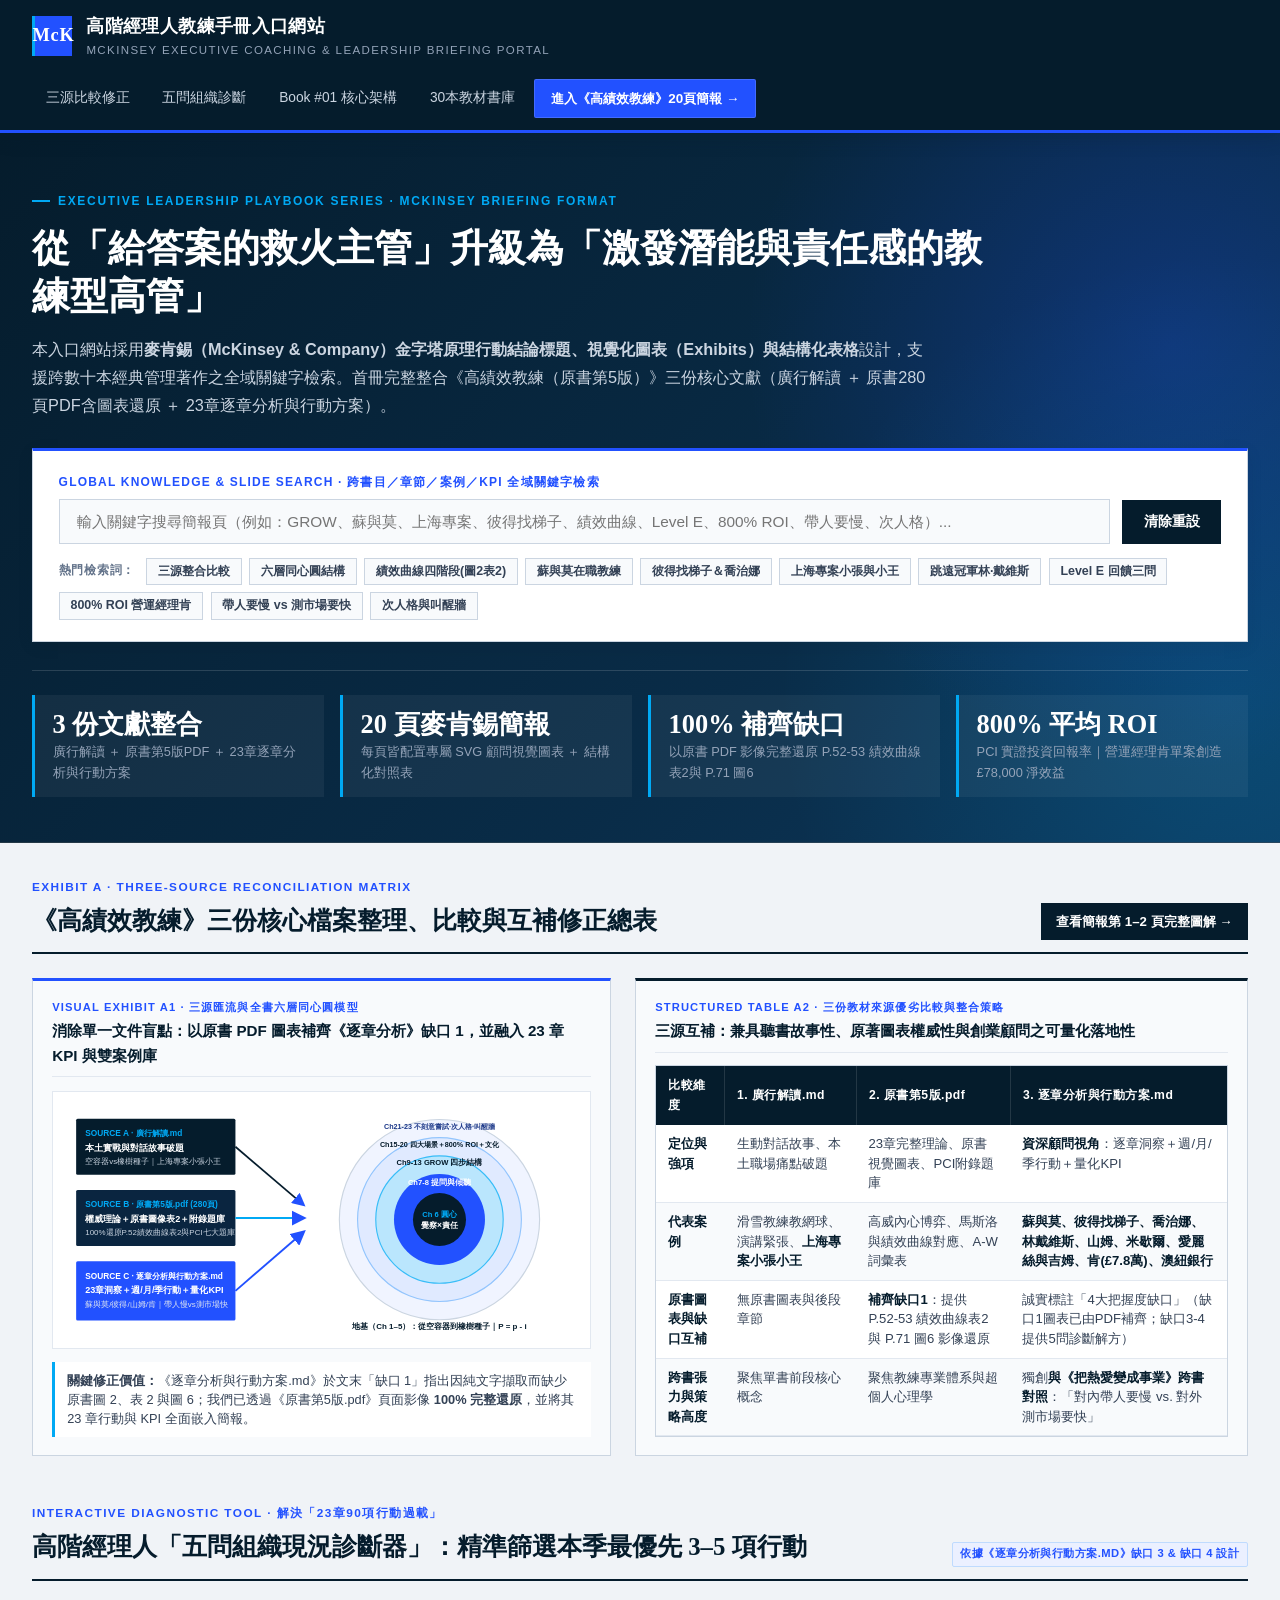
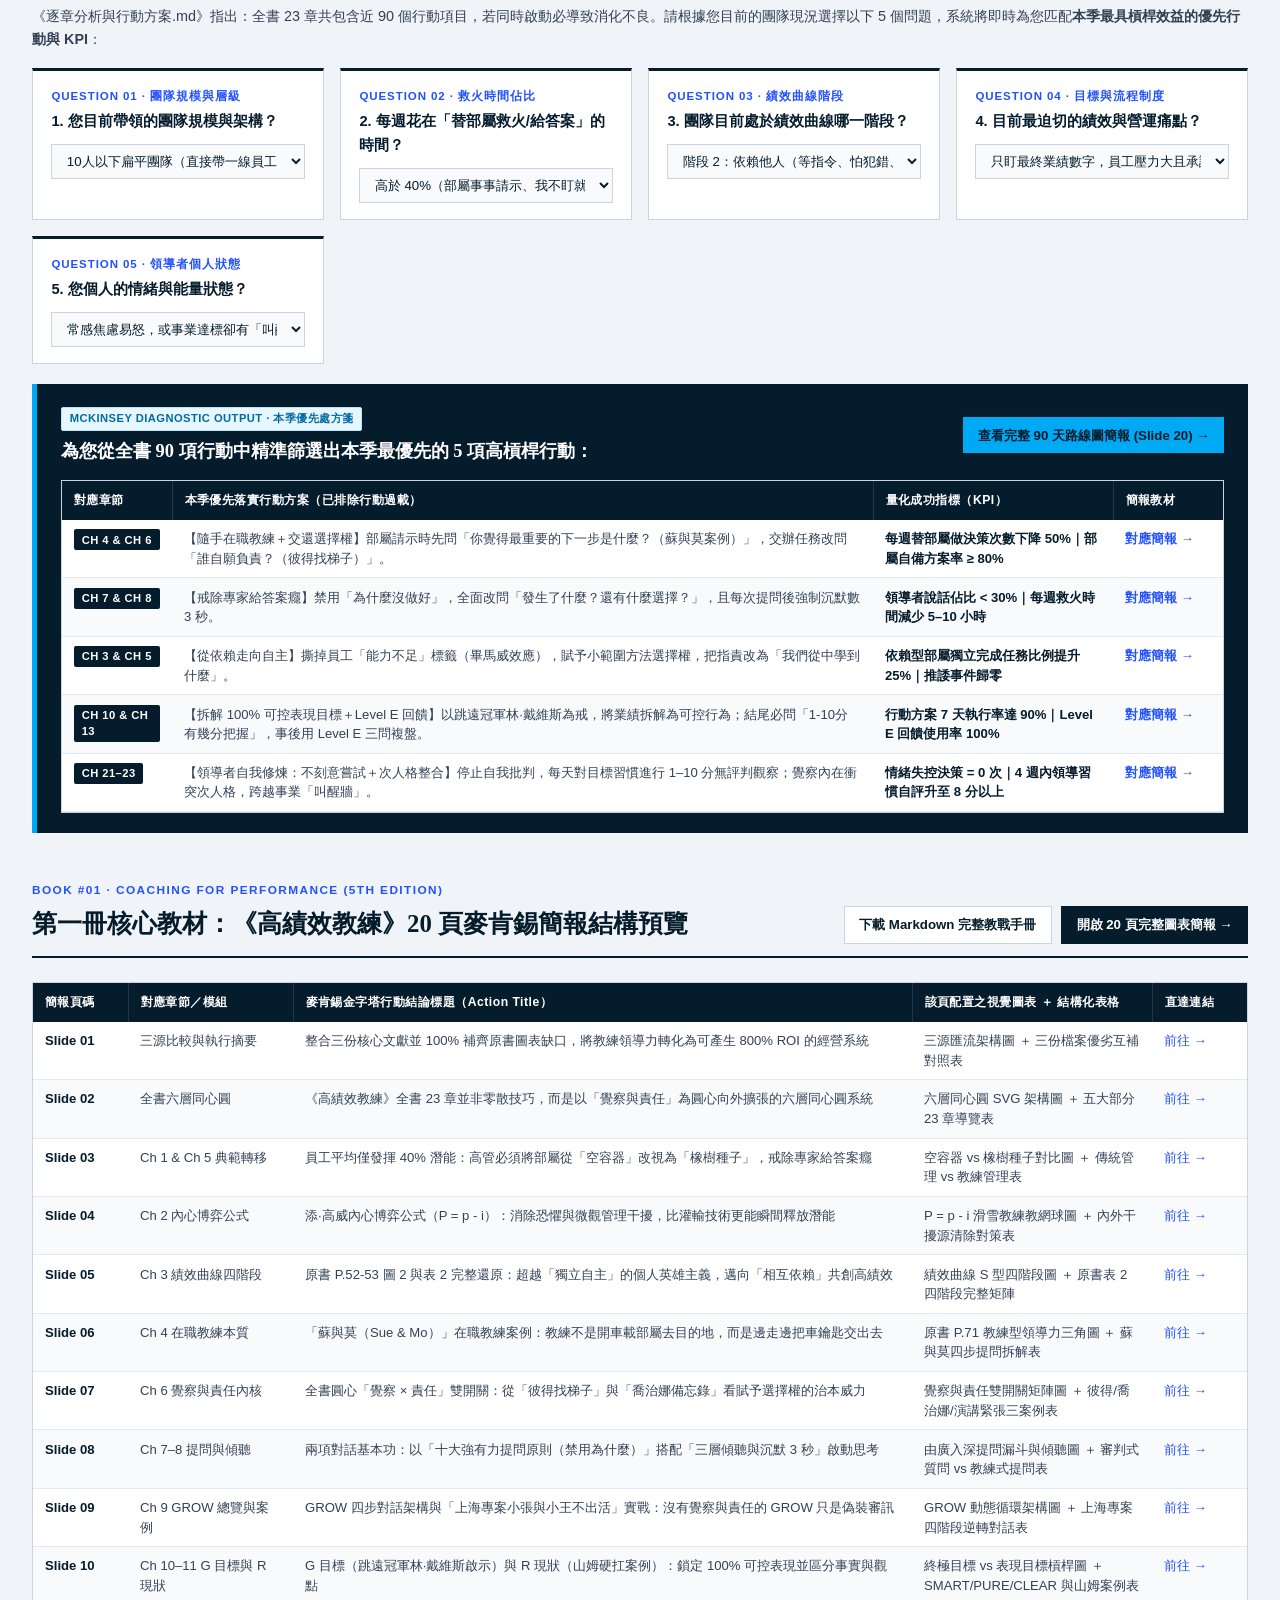
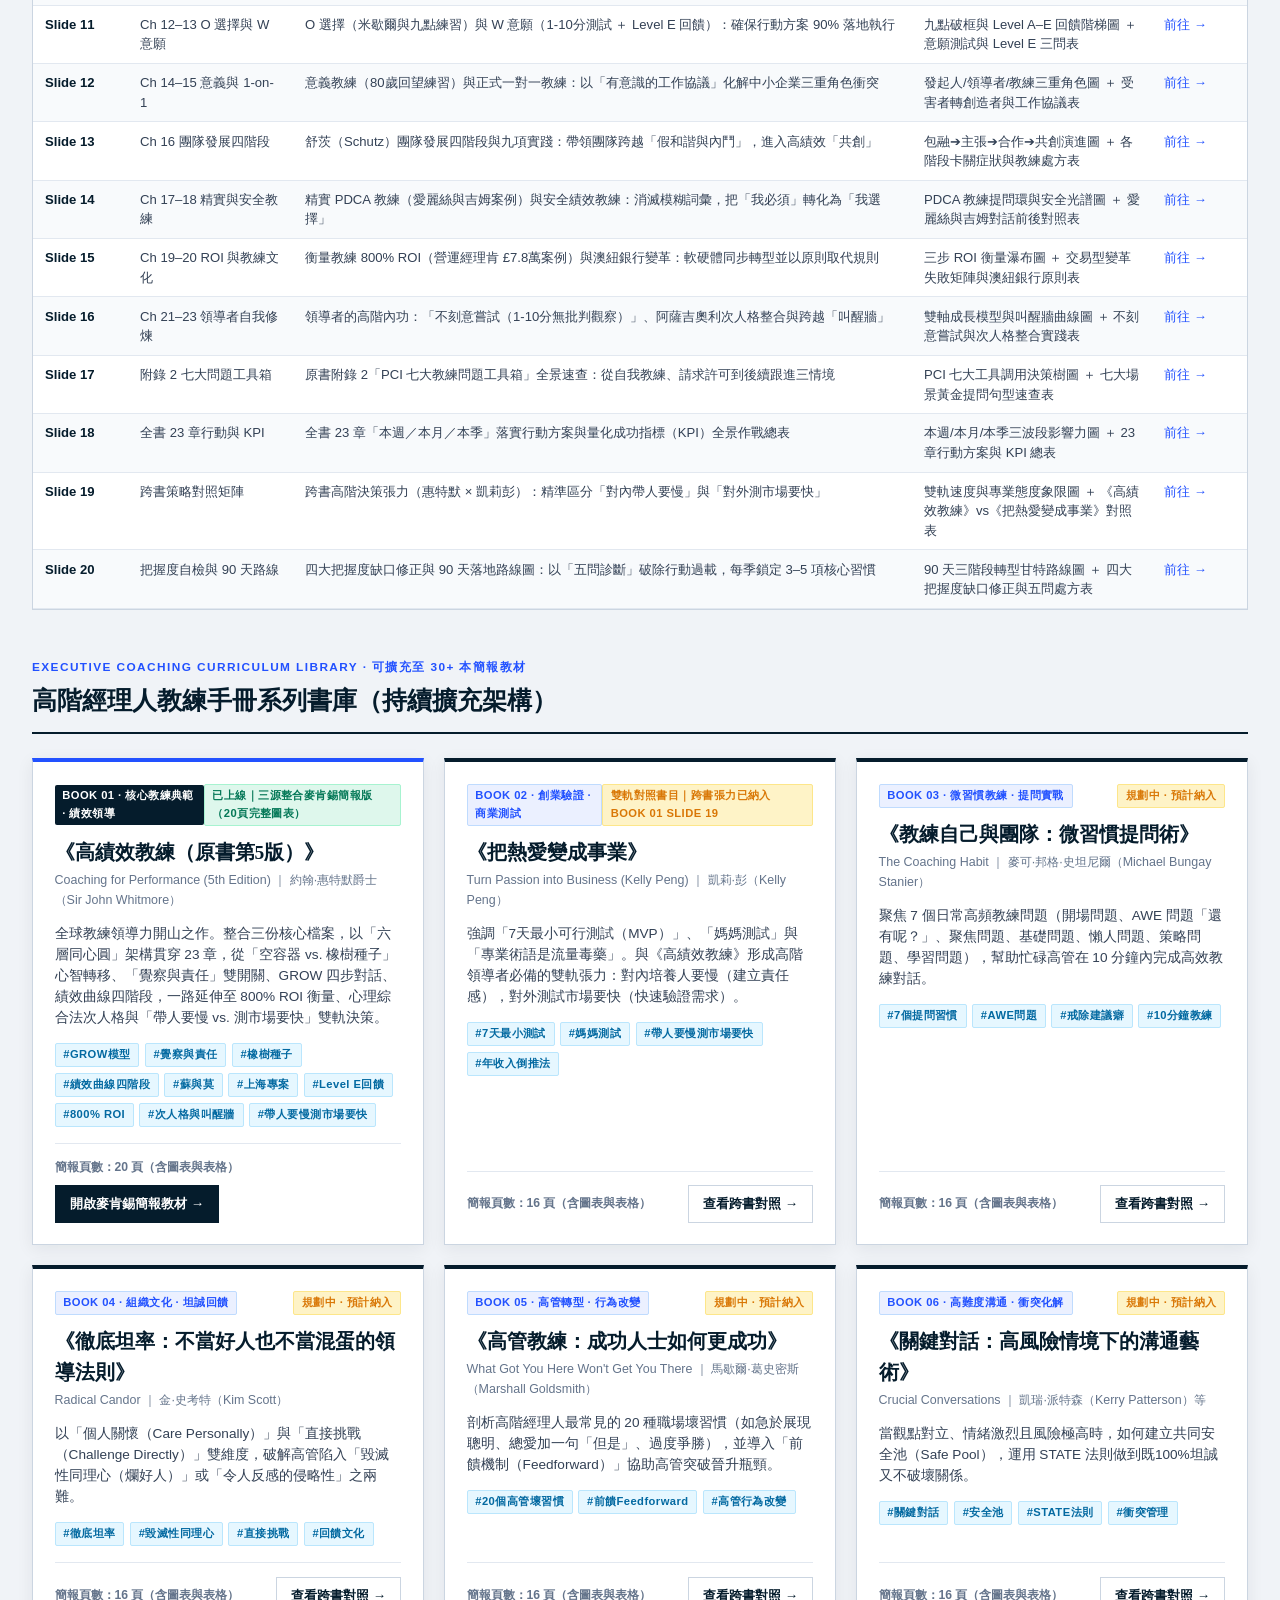
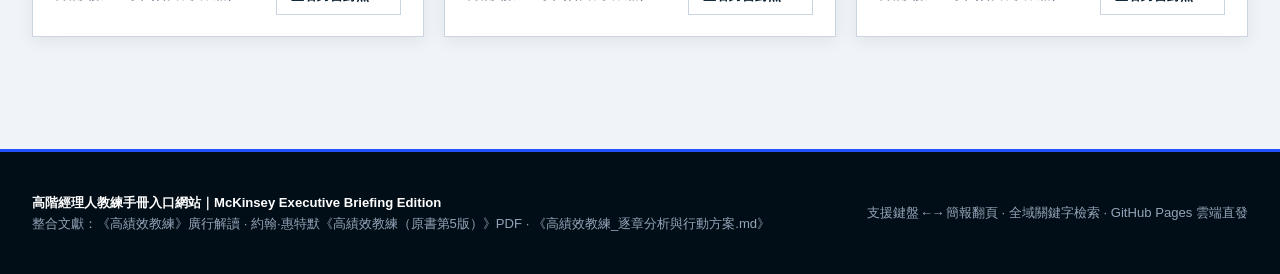
<file: index.html>
<!DOCTYPE html>
<html lang="zh-Hant">
<head>
  <meta charset="UTF-8" />
  <meta name="viewport" content="width=device-width, initial-scale=1.0" />
  <title>高階經理人教練手冊入口網站｜McKinsey Executive Coaching Briefing Portal</title>
  <link rel="stylesheet" href="styles.css" />
</head>
<body>

  <!-- McKinsey Deep Navy Top Navigation -->
  <header class="top-nav">
    <div class="nav-container">
      <a href="index.html" class="brand-logo">
        <div class="brand-mark">McK</div>
        <div>
          <span class="brand-title">高階經理人教練手冊入口網站</span>
          <span class="brand-subtitle">McKinsey Executive Coaching &amp; Leadership Briefing Portal</span>
        </div>
      </a>
      <nav class="nav-links">
        <a href="#reconciliation-section" class="nav-link">三源比較修正</a>
        <a href="#diagnostic-section" class="nav-link">五問組織診斷</a>
        <a href="#book01-showcase" class="nav-link">Book #01 核心架構</a>
        <a href="#catalog-section" class="nav-link">30本教材書庫</a>
        <a href="book-coaching-for-performance.html" class="nav-cta">進入《高績效教練》20頁簡報 →</a>
      </nav>
    </div>
  </header>

  <!-- McKinsey Executive Hero & Global Search -->
  <section class="hero-banner">
    <div class="hero-container">
      <div class="mck-kicker">EXECUTIVE LEADERSHIP PLAYBOOK SERIES · MCKINSEY BRIEFING FORMAT</div>
      <h1 class="hero-title">
        從「給答案的救火主管」升級為「激發潛能與責任感的教練型高管」
      </h1>
      <p class="hero-subtitle">
        本入口網站採用<strong>麥肯錫（McKinsey &amp; Company）金字塔原理行動結論標題、視覺化圖表（Exhibits）與結構化表格</strong>設計，支援跨數十本經典管理著作之全域關鍵字檢索。首冊完整整合《高績效教練（原書第5版）》三份核心文獻（廣行解讀 ＋ 原書280頁PDF含圖表還原 ＋ 23章逐章分析與行動方案）。
      </p>

      <!-- Global Search Box -->
      <div class="search-panel">
        <div style="font-size:0.75rem;font-weight:700;color:var(--mck-blue);text-transform:uppercase;letter-spacing:0.1em;margin-bottom:0.45rem;">
          GLOBAL KNOWLEDGE &amp; SLIDE SEARCH · 跨書目／章節／案例／KPI 全域關鍵字檢索
        </div>
        <div class="search-input-row">
          <input
            type="text"
            id="global-search-input"
            class="search-input"
            placeholder="輸入關鍵字搜尋簡報頁（例如：GROW、蘇與莫、上海專案、彼得找梯子、績效曲線、Level E、800% ROI、帶人要慢、次人格）..."
          />
          <button type="button" id="clear-search-btn" class="search-btn">清除重設</button>
        </div>
        <div class="hot-tags-row">
          <span class="hot-tag-label">熱門檢索詞：</span>
          <button type="button" class="hot-tag" data-search-tag="三源整合">三源整合比較</button>
          <button type="button" class="hot-tag" data-search-tag="同心圓">六層同心圓結構</button>
          <button type="button" class="hot-tag" data-search-tag="績效曲線">績效曲線四階段(圖2表2)</button>
          <button type="button" class="hot-tag" data-search-tag="蘇與莫">蘇與莫在職教練</button>
          <button type="button" class="hot-tag" data-search-tag="彼得找梯子">彼得找梯子＆喬治娜</button>
          <button type="button" class="hot-tag" data-search-tag="上海專案">上海專案小張與小王</button>
          <button type="button" class="hot-tag" data-search-tag="林戴維斯">跳遠冠軍林·戴維斯</button>
          <button type="button" class="hot-tag" data-search-tag="Level E">Level E 回饋三問</button>
          <button type="button" class="hot-tag" data-search-tag="800% ROI">800% ROI 營運經理肯</button>
          <button type="button" class="hot-tag" data-search-tag="帶人要慢">帶人要慢 vs 測市場要快</button>
          <button type="button" class="hot-tag" data-search-tag="次人格">次人格與叫醒牆</button>
        </div>
        <div id="global-search-results" class="search-results-box"></div>
      </div>

      <!-- Key Metrics Bar -->
      <div class="hero-metrics-bar">
        <div class="hero-metric-item">
          <div class="hero-metric-num">3 份文獻整合</div>
          <div class="hero-metric-label">廣行解讀 ＋ 原書第5版PDF ＋ 23章逐章分析與行動方案</div>
        </div>
        <div class="hero-metric-item">
          <div class="hero-metric-num">20 頁麥肯錫簡報</div>
          <div class="hero-metric-label">每頁皆配置專屬 SVG 顧問視覺圖表 ＋ 結構化對照表</div>
        </div>
        <div class="hero-metric-item">
          <div class="hero-metric-num">100% 補齊缺口</div>
          <div class="hero-metric-label">以原書 PDF 影像完整還原 P.52-53 績效曲線表2與 P.71 圖6</div>
        </div>
        <div class="hero-metric-item">
          <div class="hero-metric-num">800% 平均 ROI</div>
          <div class="hero-metric-label">PCI 實證投資回報率｜營運經理肯單案創造 £78,000 淨效益</div>
        </div>
      </div>
    </div>
  </section>

  <!-- Main Content -->
  <main class="main-container">

    <!-- Section 1: Three-Source Comparison & Reconciliation -->
    <section id="reconciliation-section" class="mck-section">
      <div class="mck-section-header">
        <div>
          <div class="mck-section-kicker">EXHIBIT A · THREE-SOURCE RECONCILIATION MATRIX</div>
          <h2 class="mck-section-title">《高績效教練》三份核心檔案整理、比較與互補修正總表</h2>
        </div>
        <a href="book-coaching-for-performance.html#slide-1" class="mck-btn mck-btn-primary">
          查看簡報第 1–2 頁完整圖解 →
        </a>
      </div>

      <div class="slide-body" style="padding:0;margin-bottom:1.25rem;">
        <!-- Left Visual Diagram: 3-Source Convergence & Concentric Circles -->
        <div class="exhibit-box">
          <div class="exhibit-header">
            <span class="exhibit-label">VISUAL EXHIBIT A1 · 三源匯流與全書六層同心圓模型</span>
            <div class="exhibit-title">消除單一文件盲點：以原書 PDF 圖表補齊《逐章分析》缺口 1，並融入 23 章 KPI 與雙案例庫</div>
          </div>
          <div class="svg-chart-wrapper">
            <svg viewBox="0 0 680 310" xmlns="http://www.w3.org/2000/svg">
              <rect width="680" height="310" fill="#FFFFFF" />
              <!-- Left: 3 Sources -->
              <rect x="16" y="22" width="210" height="74" fill="#051C2C" rx="2" />
              <text x="28" y="45" fill="#00A9F4" font-size="11" font-weight="bold">SOURCE A · 廣行解讀.md</text>
              <text x="28" y="64" fill="#FFFFFF" font-size="12" font-weight="bold">本土實戰與對話故事破題</text>
              <text x="28" y="82" fill="#CBD5E1" font-size="10.5">空容器vs橡樹種子｜上海專案小張小王</text>

              <rect x="16" y="116" width="210" height="74" fill="#0A2540" rx="2" />
              <text x="28" y="139" fill="#00A9F4" font-size="11" font-weight="bold">SOURCE B · 原書第5版.pdf (280頁)</text>
              <text x="28" y="158" fill="#FFFFFF" font-size="12" font-weight="bold">權威理論＋原書圖像表2＋附錄題庫</text>
              <text x="28" y="176" fill="#CBD5E1" font-size="10.5">100%還原P.52績效曲線表2與PCI七大題庫</text>

              <rect x="16" y="210" width="210" height="78" fill="#2251FF" rx="2" />
              <text x="28" y="233" fill="#FFFFFF" font-size="11" font-weight="bold">SOURCE C · 逐章分析與行動方案.md</text>
              <text x="28" y="252" fill="#FFFFFF" font-size="12" font-weight="bold">23章洞察＋週/月/季行動＋量化KPI</text>
              <text x="28" y="270" fill="#E2E8F0" font-size="10.5">蘇與莫/彼得/山姆/肯｜帶人慢vs測市場快</text>

              <!-- Arrows to Right Concentric Circles -->
              <path d="M226 59 L315 135" stroke="#051C2C" stroke-width="2.2" marker-end="url(#arrowMck)" />
              <path d="M226 153 L315 153" stroke="#00A9F4" stroke-width="2.5" marker-end="url(#arrowMck)" />
              <path d="M226 249 L315 172" stroke="#2251FF" stroke-width="2.5" marker-end="url(#arrowMck)" />

              <defs>
                <marker id="arrowMck" markerWidth="8" markerHeight="8" refX="6" refY="4" orient="auto">
                  <path d="M0,0 L8,4 L0,8 Z" fill="#2251FF" />
                </marker>
              </defs>

              <!-- Right: 6-Layer Concentric Circle Architecture -->
              <circle cx="495" cy="155" r="132" fill="#F0F4FF" stroke="#CBD5E1" stroke-width="1.5" />
              <circle cx="495" cy="155" r="108" fill="#E0EAFF" stroke="#93C5FD" stroke-width="1.5" />
              <circle cx="495" cy="155" r="84" fill="#BAE6FD" stroke="#38BDF8" stroke-width="1.5" />
              <circle cx="495" cy="155" r="60" fill="#2251FF" />
              <circle cx="495" cy="155" r="35" fill="#051C2C" />

              <text x="495" y="151" text-anchor="middle" fill="#00A9F4" font-size="10" font-weight="bold">Ch 6 圓心</text>
              <text x="495" y="166" text-anchor="middle" fill="#FFFFFF" font-size="11" font-weight="bold">覺察×責任</text>
              <text x="495" y="110" text-anchor="middle" fill="#FFFFFF" font-size="10" font-weight="bold">Ch7-8 提問與傾聽</text>
              <text x="495" y="83" text-anchor="middle" fill="#051C2C" font-size="10" font-weight="bold">Ch9-13 GROW 四步結構</text>
              <text x="495" y="59" text-anchor="middle" fill="#051C2C" font-size="9.5" font-weight="bold">Ch15-20 四大場景＋800% ROI＋文化</text>
              <text x="495" y="36" text-anchor="middle" fill="#1E3A8A" font-size="9.5" font-weight="bold">Ch21-23 不刻意嘗試·次人格·叫醒牆</text>
              <text x="495" y="299" text-anchor="middle" fill="#051C2C" font-size="10.5" font-weight="bold">地基（Ch 1–5）：從空容器到橡樹種子｜P = p - i</text>
            </svg>
          </div>
          <div class="exhibit-caption">
            <strong>關鍵修正價值：</strong>《逐章分析與行動方案.md》於文末「缺口 1」指出因純文字擷取而缺少原書圖 2、表 2 與圖 6；我們已透過《原書第5版.pdf》頁面影像 <strong>100% 完整還原</strong>，並將其 23 章行動與 KPI 全面嵌入簡報。
          </div>
        </div>

        <!-- Right Table: 3-Source Comparison -->
        <div class="exhibit-box navy-top">
          <div class="exhibit-header">
            <span class="exhibit-label">STRUCTURED TABLE A2 · 三份教材來源優劣比較與整合策略</span>
            <div class="exhibit-title">三源互補：兼具聽書故事性、原著圖表權威性與創業顧問之可量化落地性</div>
          </div>
          <div class="mck-table-wrap">
            <table class="mck-table">
              <thead>
                <tr>
                  <th>比較維度</th>
                  <th>1. 廣行解讀.md</th>
                  <th>2. 原書第5版.pdf</th>
                  <th>3. 逐章分析與行動方案.md</th>
                </tr>
              </thead>
              <tbody>
                <tr>
                  <td><strong>定位與強項</strong></td>
                  <td>生動對話故事、本土職場痛點破題</td>
                  <td>23章完整理論、原書視覺圖表、PCI附錄題庫</td>
                  <td><strong>資深顧問視角</strong>：逐章洞察＋週/月/季行動＋量化KPI</td>
                </tr>
                <tr>
                  <td><strong>代表案例</strong></td>
                  <td>滑雪教練教網球、演講緊張、<strong>上海專案小張小王</strong></td>
                  <td>高威內心博弈、馬斯洛與績效曲線對應、A-W詞彙表</td>
                  <td><strong>蘇與莫、彼得找梯子、喬治娜、林戴維斯、山姆、米歇爾、愛麗絲與吉姆、肯(£7.8萬)、澳紐銀行</strong></td>
                </tr>
                <tr>
                  <td><strong>原書圖表與缺口互補</strong></td>
                  <td>無原書圖表與後段章節</td>
                  <td><strong>補齊缺口1</strong>：提供 P.52-53 績效曲線表2與 P.71 圖6 影像還原</td>
                  <td>誠實標註「4大把握度缺口」（缺口1圖表已由PDF補齊；缺口3-4提供5問診斷解方）</td>
                </tr>
                <tr>
                  <td><strong>跨書張力與策略高度</strong></td>
                  <td>聚焦單書前段核心概念</td>
                  <td>聚焦教練專業體系與超個人心理學</td>
                  <td>獨創<strong>與《把熱愛變成事業》跨書對照</strong>：「對內帶人要慢 vs. 對外測市場要快」</td>
                </tr>
              </tbody>
            </table>
          </div>
        </div>
      </div>
    </section>

    <!-- Section 2: Interactive 5-Question Organizational Diagnostic Tool -->
    <section id="diagnostic-section" class="mck-section">
      <div class="mck-section-header">
        <div>
          <div class="mck-section-kicker">INTERACTIVE DIAGNOSTIC TOOL · 解決「23章90項行動過載」</div>
          <h2 class="mck-section-title">高階經理人「五問組織現況診斷器」：精準篩選本季最優先 3–5 項行動</h2>
        </div>
        <span class="mck-pill pill-blue">依據《逐章分析與行動方案.md》缺口 3 &amp; 缺口 4 設計</span>
      </div>

      <p style="font-size:0.9rem;color:var(--mck-text-secondary);margin-bottom:1.1rem;">
        《逐章分析與行動方案.md》指出：全書 23 章共包含近 90 個行動項目，若同時啟動必導致消化不良。請根據您目前的團隊現況選擇以下 5 個問題，系統將即時為您匹配<strong>本季最具槓桿效益的優先行動與 KPI</strong>：
      </p>

      <div class="diag-grid">
        <div class="diag-card">
          <div class="diag-q-num">QUESTION 01 · 團隊規模與層級</div>
          <div class="diag-q-title">1. 您目前帶領的團隊規模與架構？</div>
          <select id="diag-q1" class="diag-select">
            <option value="small">10人以下扁平團隊（直接帶一線員工）</option>
            <option value="layered">20人以上多層級組織（需透過中階主管帶人）</option>
          </select>
        </div>
        <div class="diag-card">
          <div class="diag-q-num">QUESTION 02 · 救火時間佔比</div>
          <div class="diag-q-title">2. 每週花在「替部屬救火/給答案」的時間？</div>
          <select id="diag-q2" class="diag-select">
            <option value="high">高於 40%（部屬事事請示、我不盯就出錯）</option>
            <option value="low">低於 30%（日常運轉順暢，但缺乏破框創新）</option>
          </select>
        </div>
        <div class="diag-card">
          <div class="diag-q-num">QUESTION 03 · 績效曲線階段</div>
          <div class="diag-q-title">3. 團隊目前處於績效曲線哪一階段？</div>
          <select id="diag-q3" class="diag-select">
            <option value="dependent">階段 2：依賴他人（等指令、怕犯錯、推卸責任）</option>
            <option value="independent">階段 3：獨立自主（明星員工單打獨鬥、跨部門卡關）</option>
          </select>
        </div>
        <div class="diag-card">
          <div class="diag-q-num">QUESTION 04 · 目標與流程制度</div>
          <div class="diag-q-title">4. 目前最迫切的績效與營運痛點？</div>
          <select id="diag-q4" class="diag-select">
            <option value="result-only">只盯最終業績數字，員工壓力大且承諾常跳票</option>
            <option value="lean-safety">流程改善與安全合規流於口號（「盡快、我必須」）</option>
          </select>
        </div>
        <div class="diag-card">
          <div class="diag-q-num">QUESTION 05 · 領導者個人狀態</div>
          <div class="diag-q-title">5. 您個人的情緒與能量狀態？</div>
          <select id="diag-q5" class="diag-select">
            <option value="burnout">常感焦慮易怒，或事業達標卻有「叫醒牆」空虛感</option>
            <option value="steady">個人狀態穩定，專注於建立組織文化與 ROI</option>
          </select>
        </div>
      </div>

      <div id="diag-result-output" class="diag-output"></div>
    </section>

    <!-- Section 3: Book 01 Highlight Preview -->
    <section id="book01-showcase" class="mck-section">
      <div class="mck-section-header">
        <div>
          <div class="mck-section-kicker">BOOK #01 · COACHING FOR PERFORMANCE (5TH EDITION)</div>
          <h2 class="mck-section-title">第一冊核心教材：《高績效教練》20 頁麥肯錫簡報結構預覽</h2>
        </div>
        <div style="display:flex;gap:0.6rem;flex-wrap:wrap;">
          <a href="高績效教練/《高績效教練》重點摘要、亮點分析與高階經理人教戰手冊.md" class="mck-btn">下載 Markdown 完整教戰手冊</a>
          <a href="book-coaching-for-performance.html" class="mck-btn mck-btn-primary">開啟 20 頁完整圖表簡報 →</a>
        </div>
      </div>

      <div class="mck-table-wrap">
        <table class="mck-table">
          <thead>
            <tr>
              <th style="width:95px;">簡報頁碼</th>
              <th style="width:165px;">對應章節／模組</th>
              <th>麥肯錫金字塔行動結論標題（Action Title）</th>
              <th style="width:240px;">該頁配置之視覺圖表 ＋ 結構化表格</th>
              <th style="width:95px;">直達連結</th>
            </tr>
          </thead>
          <tbody>
            <tr>
              <td><strong>Slide 01</strong></td>
              <td>三源比較與執行摘要</td>
              <td>整合三份核心文獻並 100% 補齊原書圖表缺口，將教練領導力轉化為可產生 800% ROI 的經營系統</td>
              <td>三源匯流架構圖 ＋ 三份檔案優劣互補對照表</td>
              <td><a href="book-coaching-for-performance.html#slide-1">前往 →</a></td>
            </tr>
            <tr>
              <td><strong>Slide 02</strong></td>
              <td>全書六層同心圓</td>
              <td>《高績效教練》全書 23 章並非零散技巧，而是以「覺察與責任」為圓心向外擴張的六層同心圓系統</td>
              <td>六層同心圓 SVG 架構圖 ＋ 五大部分 23 章導覽表</td>
              <td><a href="book-coaching-for-performance.html#slide-2">前往 →</a></td>
            </tr>
            <tr>
              <td><strong>Slide 03</strong></td>
              <td>Ch 1 &amp; Ch 5 典範轉移</td>
              <td>員工平均僅發揮 40% 潛能：高管必須將部屬從「空容器」改視為「橡樹種子」，戒除專家給答案癮</td>
              <td>空容器 vs 橡樹種子對比圖 ＋ 傳統管理 vs 教練管理表</td>
              <td><a href="book-coaching-for-performance.html#slide-3">前往 →</a></td>
            </tr>
            <tr>
              <td><strong>Slide 04</strong></td>
              <td>Ch 2 內心博弈公式</td>
              <td>添·高威內心博弈公式（P = p - i）：消除恐懼與微觀管理干擾，比灌輸技術更能瞬間釋放潛能</td>
              <td>P = p - i 滑雪教練教網球圖 ＋ 內外干擾源清除對策表</td>
              <td><a href="book-coaching-for-performance.html#slide-4">前往 →</a></td>
            </tr>
            <tr>
              <td><strong>Slide 05</strong></td>
              <td>Ch 3 績效曲線四階段</td>
              <td>原書 P.52-53 圖 2 與表 2 完整還原：超越「獨立自主」的個人英雄主義，邁向「相互依賴」共創高績效</td>
              <td>績效曲線 S 型四階段圖 ＋ 原書表 2 四階段完整矩陣</td>
              <td><a href="book-coaching-for-performance.html#slide-5">前往 →</a></td>
            </tr>
            <tr>
              <td><strong>Slide 06</strong></td>
              <td>Ch 4 在職教練本質</td>
              <td>「蘇與莫（Sue &amp; Mo）」在職教練案例：教練不是開車載部屬去目的地，而是邊走邊把車鑰匙交出去</td>
              <td>原書 P.71 教練型領導力三角圖 ＋ 蘇與莫四步提問拆解表</td>
              <td><a href="book-coaching-for-performance.html#slide-6">前往 →</a></td>
            </tr>
            <tr>
              <td><strong>Slide 07</strong></td>
              <td>Ch 6 覺察與責任內核</td>
              <td>全書圓心「覺察 × 責任」雙開關：從「彼得找梯子」與「喬治娜備忘錄」看賦予選擇權的治本威力</td>
              <td>覺察與責任雙開關矩陣圖 ＋ 彼得/喬治娜/演講緊張三案例表</td>
              <td><a href="book-coaching-for-performance.html#slide-7">前往 →</a></td>
            </tr>
            <tr>
              <td><strong>Slide 08</strong></td>
              <td>Ch 7–8 提問與傾聽</td>
              <td>兩項對話基本功：以「十大強有力提問原則（禁用為什麼）」搭配「三層傾聽與沉默 3 秒」啟動思考</td>
              <td>由廣入深提問漏斗與傾聽圖 ＋ 審判式質問 vs 教練式提問表</td>
              <td><a href="book-coaching-for-performance.html#slide-8">前往 →</a></td>
            </tr>
            <tr>
              <td><strong>Slide 09</strong></td>
              <td>Ch 9 GROW 總覽與案例</td>
              <td>GROW 四步對話架構與「上海專案小張與小王不出活」實戰：沒有覺察與責任的 GROW 只是偽裝審訊</td>
              <td>GROW 動態循環架構圖 ＋ 上海專案四階段逆轉對話表</td>
              <td><a href="book-coaching-for-performance.html#slide-9">前往 →</a></td>
            </tr>
            <tr>
              <td><strong>Slide 10</strong></td>
              <td>Ch 10–11 G 目標與 R 現狀</td>
              <td>G 目標（跳遠冠軍林·戴維斯啟示）與 R 現狀（山姆硬扛案例）：鎖定 100% 可控表現並區分事實與觀點</td>
              <td>終極目標 vs 表現目標槓桿圖 ＋ SMART/PURE/CLEAR 與山姆案例表</td>
              <td><a href="book-coaching-for-performance.html#slide-10">前往 →</a></td>
            </tr>
            <tr>
              <td><strong>Slide 11</strong></td>
              <td>Ch 12–13 O 選擇與 W 意願</td>
              <td>O 選擇（米歇爾與九點練習）與 W 意願（1-10分測試 ＋ Level E 回饋）：確保行動方案 90% 落地執行</td>
              <td>九點破框與 Level A–E 回饋階梯圖 ＋ 意願測試與 Level E 三問表</td>
              <td><a href="book-coaching-for-performance.html#slide-11">前往 →</a></td>
            </tr>
            <tr>
              <td><strong>Slide 12</strong></td>
              <td>Ch 14–15 意義與 1-on-1</td>
              <td>意義教練（80歲回望練習）與正式一對一教練：以「有意識的工作協議」化解中小企業三重角色衝突</td>
              <td>發起人/領導者/教練三重角色圖 ＋ 受害者轉創造者與工作協議表</td>
              <td><a href="book-coaching-for-performance.html#slide-12">前往 →</a></td>
            </tr>
            <tr>
              <td><strong>Slide 13</strong></td>
              <td>Ch 16 團隊發展四階段</td>
              <td>舒茨（Schutz）團隊發展四階段與九項實踐：帶領團隊跨越「假和諧與內鬥」，進入高績效「共創」</td>
              <td>包融➔主張➔合作➔共創演進圖 ＋ 各階段卡關症狀與教練處方表</td>
              <td><a href="book-coaching-for-performance.html#slide-13">前往 →</a></td>
            </tr>
            <tr>
              <td><strong>Slide 14</strong></td>
              <td>Ch 17–18 精實與安全教練</td>
              <td>精實 PDCA 教練（愛麗絲與吉姆案例）與安全績效教練：消滅模糊詞彙，把「我必須」轉化為「我選擇」</td>
              <td>PDCA 教練提問環與安全光譜圖 ＋ 愛麗絲與吉姆對話前後對照表</td>
              <td><a href="book-coaching-for-performance.html#slide-14">前往 →</a></td>
            </tr>
            <tr>
              <td><strong>Slide 15</strong></td>
              <td>Ch 19–20 ROI 與教練文化</td>
              <td>衡量教練 800% ROI（營運經理肯 £7.8萬案例）與澳紐銀行變革：軟硬體同步轉型並以原則取代規則</td>
              <td>三步 ROI 衡量瀑布圖 ＋ 交易型變革失敗矩陣與澳紐銀行原則表</td>
              <td><a href="book-coaching-for-performance.html#slide-15">前往 →</a></td>
            </tr>
            <tr>
              <td><strong>Slide 16</strong></td>
              <td>Ch 21–23 領導者自我修煉</td>
              <td>領導者的高階內功：「不刻意嘗試（1-10分無批判觀察）」、阿薩吉奧利次人格整合與跨越「叫醒牆」</td>
              <td>雙軸成長模型與叫醒牆曲線圖 ＋ 不刻意嘗試與次人格整合實踐表</td>
              <td><a href="book-coaching-for-performance.html#slide-16">前往 →</a></td>
            </tr>
            <tr>
              <td><strong>Slide 17</strong></td>
              <td>附錄 2 七大問題工具箱</td>
              <td>原書附錄 2「PCI 七大教練問題工具箱」全景速查：從自我教練、請求許可到後續跟進三情境</td>
              <td>PCI 七大工具調用決策樹圖 ＋ 七大場景黃金提問句型速查表</td>
              <td><a href="book-coaching-for-performance.html#slide-17">前往 →</a></td>
            </tr>
            <tr>
              <td><strong>Slide 18</strong></td>
              <td>全書 23 章行動與 KPI</td>
              <td>全書 23 章「本週／本月／本季」落實行動方案與量化成功指標（KPI）全景作戰總表</td>
              <td>本週/本月/本季三波段影響力圖 ＋ 23 章行動方案與 KPI 總表</td>
              <td><a href="book-coaching-for-performance.html#slide-18">前往 →</a></td>
            </tr>
            <tr>
              <td><strong>Slide 19</strong></td>
              <td>跨書策略對照矩陣</td>
              <td>跨書高階決策張力（惠特默 × 凱莉彭）：精準區分「對內帶人要慢」與「對外測市場要快」</td>
              <td>雙軌速度與專業態度象限圖 ＋ 《高績效教練》vs《把熱愛變成事業》對照表</td>
              <td><a href="book-coaching-for-performance.html#slide-19">前往 →</a></td>
            </tr>
            <tr>
              <td><strong>Slide 20</strong></td>
              <td>把握度自檢與 90 天路線</td>
              <td>四大把握度缺口修正與 90 天落地路線圖：以「五問診斷」破除行動過載，每季鎖定 3–5 項核心習慣</td>
              <td>90 天三階段轉型甘特路線圖 ＋ 四大把握度缺口修正與五問處方表</td>
              <td><a href="book-coaching-for-performance.html#slide-20">前往 →</a></td>
            </tr>
          </tbody>
        </table>
      </div>
    </section>

    <!-- Section 4: Multi-Book Scalable Catalog -->
    <section id="catalog-section" class="mck-section">
      <div class="mck-section-header">
        <div>
          <div class="mck-section-kicker">EXECUTIVE COACHING CURRICULUM LIBRARY · 可擴充至 30+ 本簡報教材</div>
          <h2 class="mck-section-title">高階經理人教練手冊系列書庫（持續擴充架構）</h2>
        </div>
      </div>
      <div id="book-catalog-grid" class="book-grid"></div>
    </section>

  </main>

  <footer class="site-footer">
    <div style="max-width:1440px;margin:0 auto;display:flex;justify-content:space-between;align-items:center;flex-wrap:wrap;gap:1rem;">
      <div>
        <strong style="color:#FFFFFF;">高階經理人教練手冊入口網站｜McKinsey Executive Briefing Edition</strong><br />
        整合文獻：《高績效教練》廣行解讀 · 約翰·惠特默《高績效教練（原書第5版）》PDF · 《高績效教練_逐章分析與行動方案.md》
      </div>
      <div>
        支援鍵盤 <code>←</code> <code>→</code> 簡報翻頁 · 全域關鍵字檢索 · GitHub Pages 雲端直發
      </div>
    </div>
  </footer>

  <script src="portal-data.js"></script>
  <script src="app.js"></script>
</body>
</html>
</file>
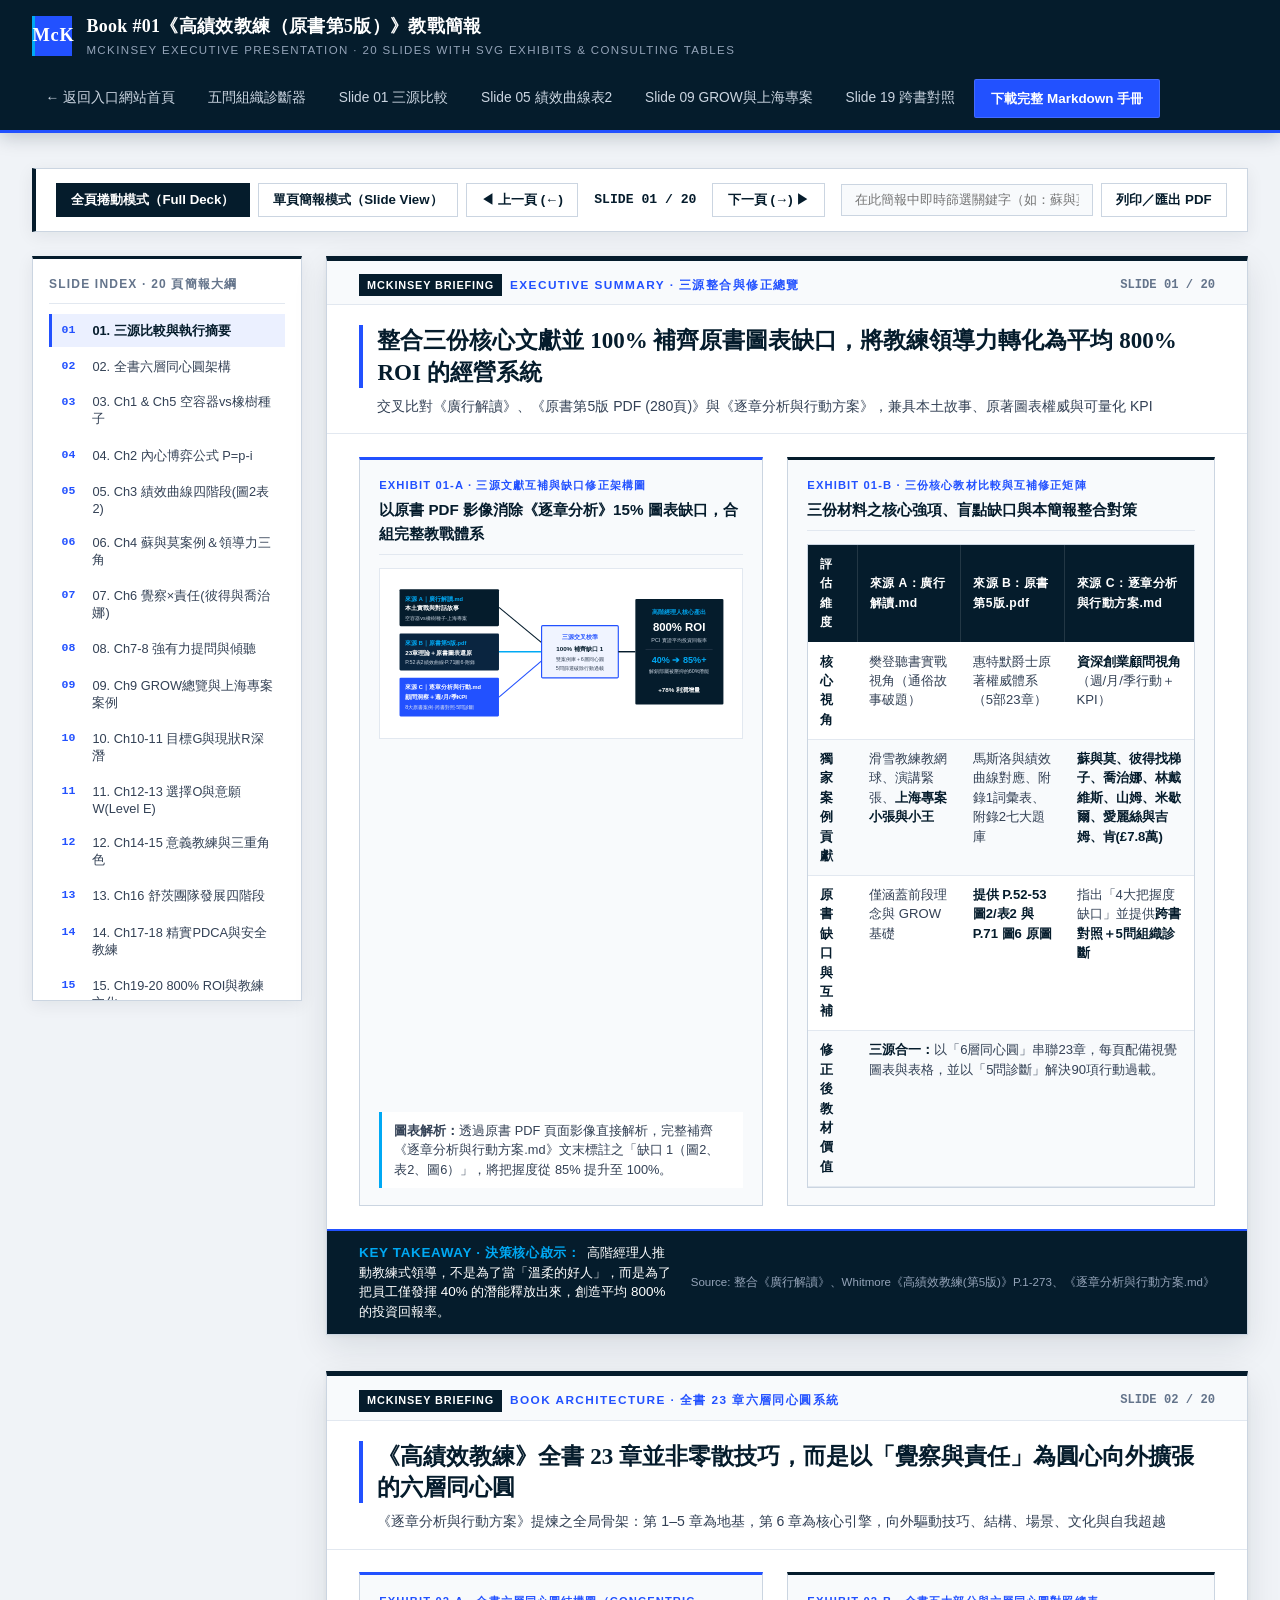
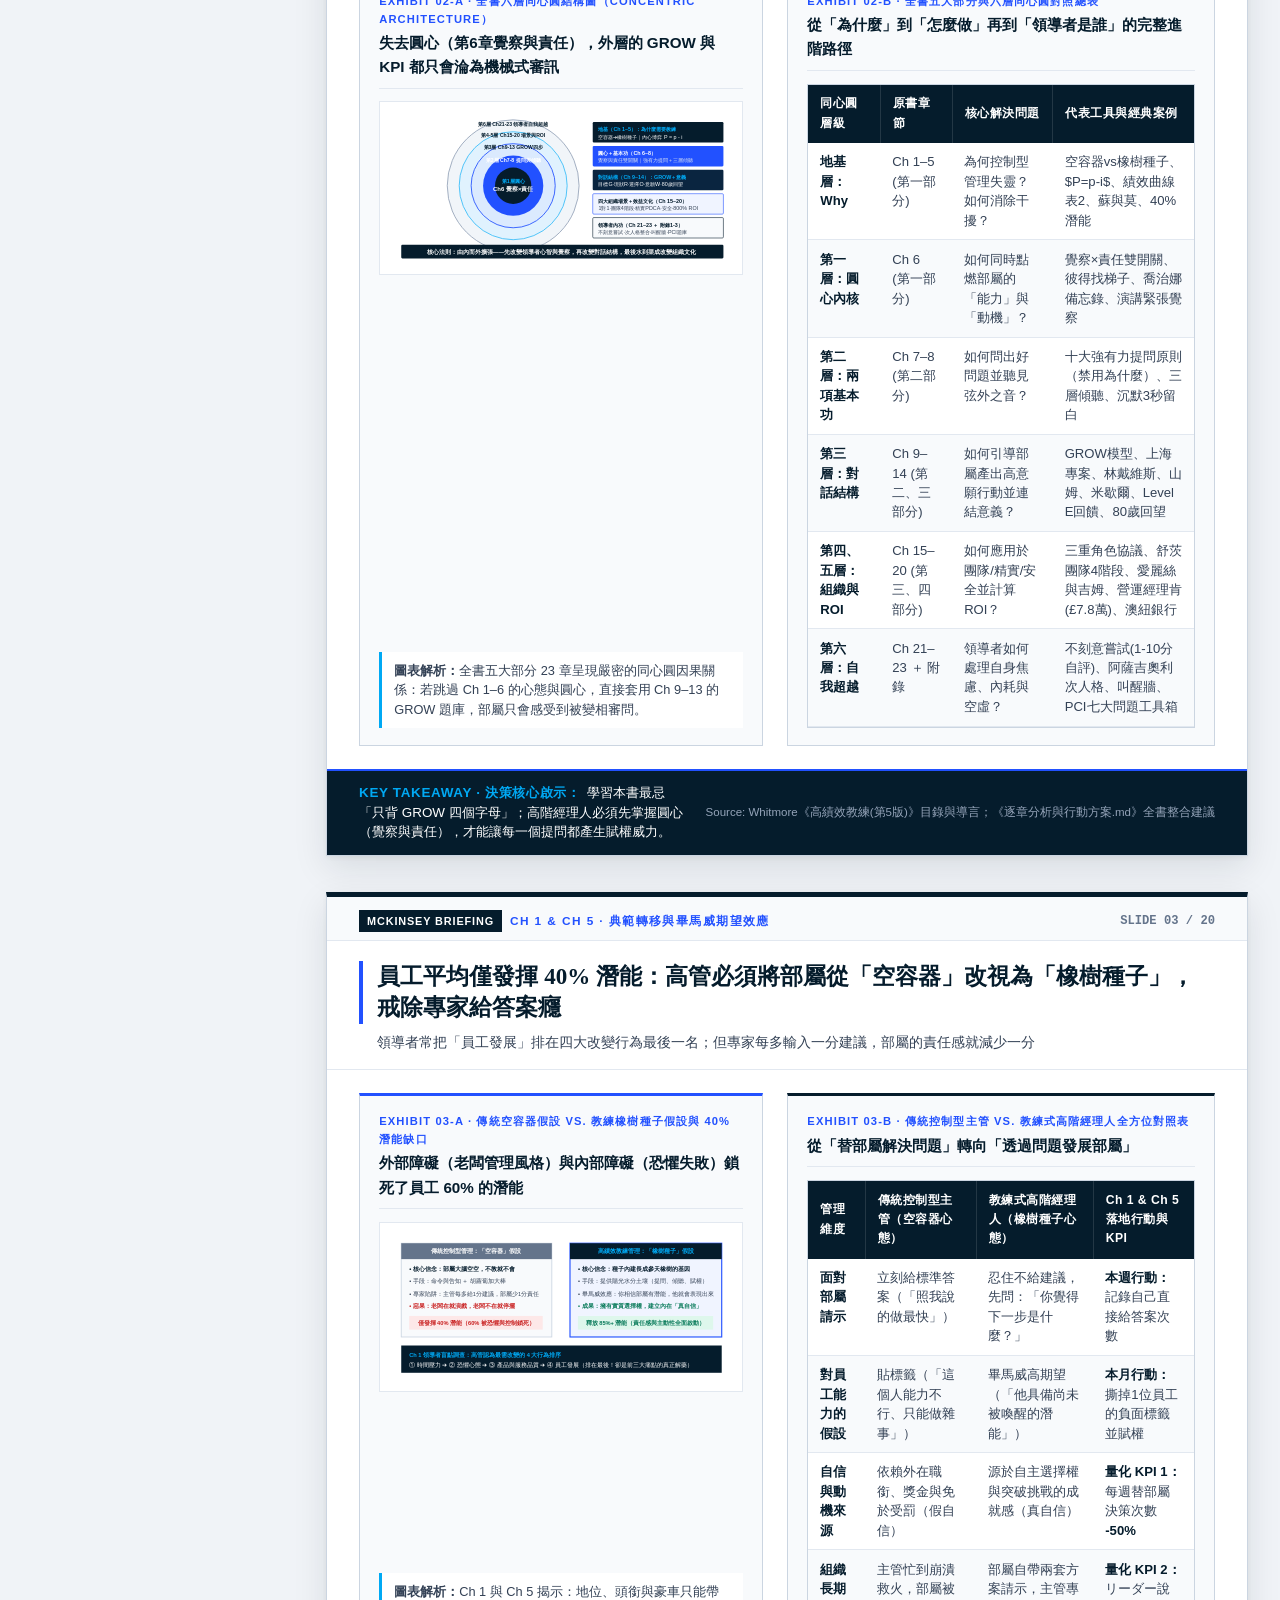
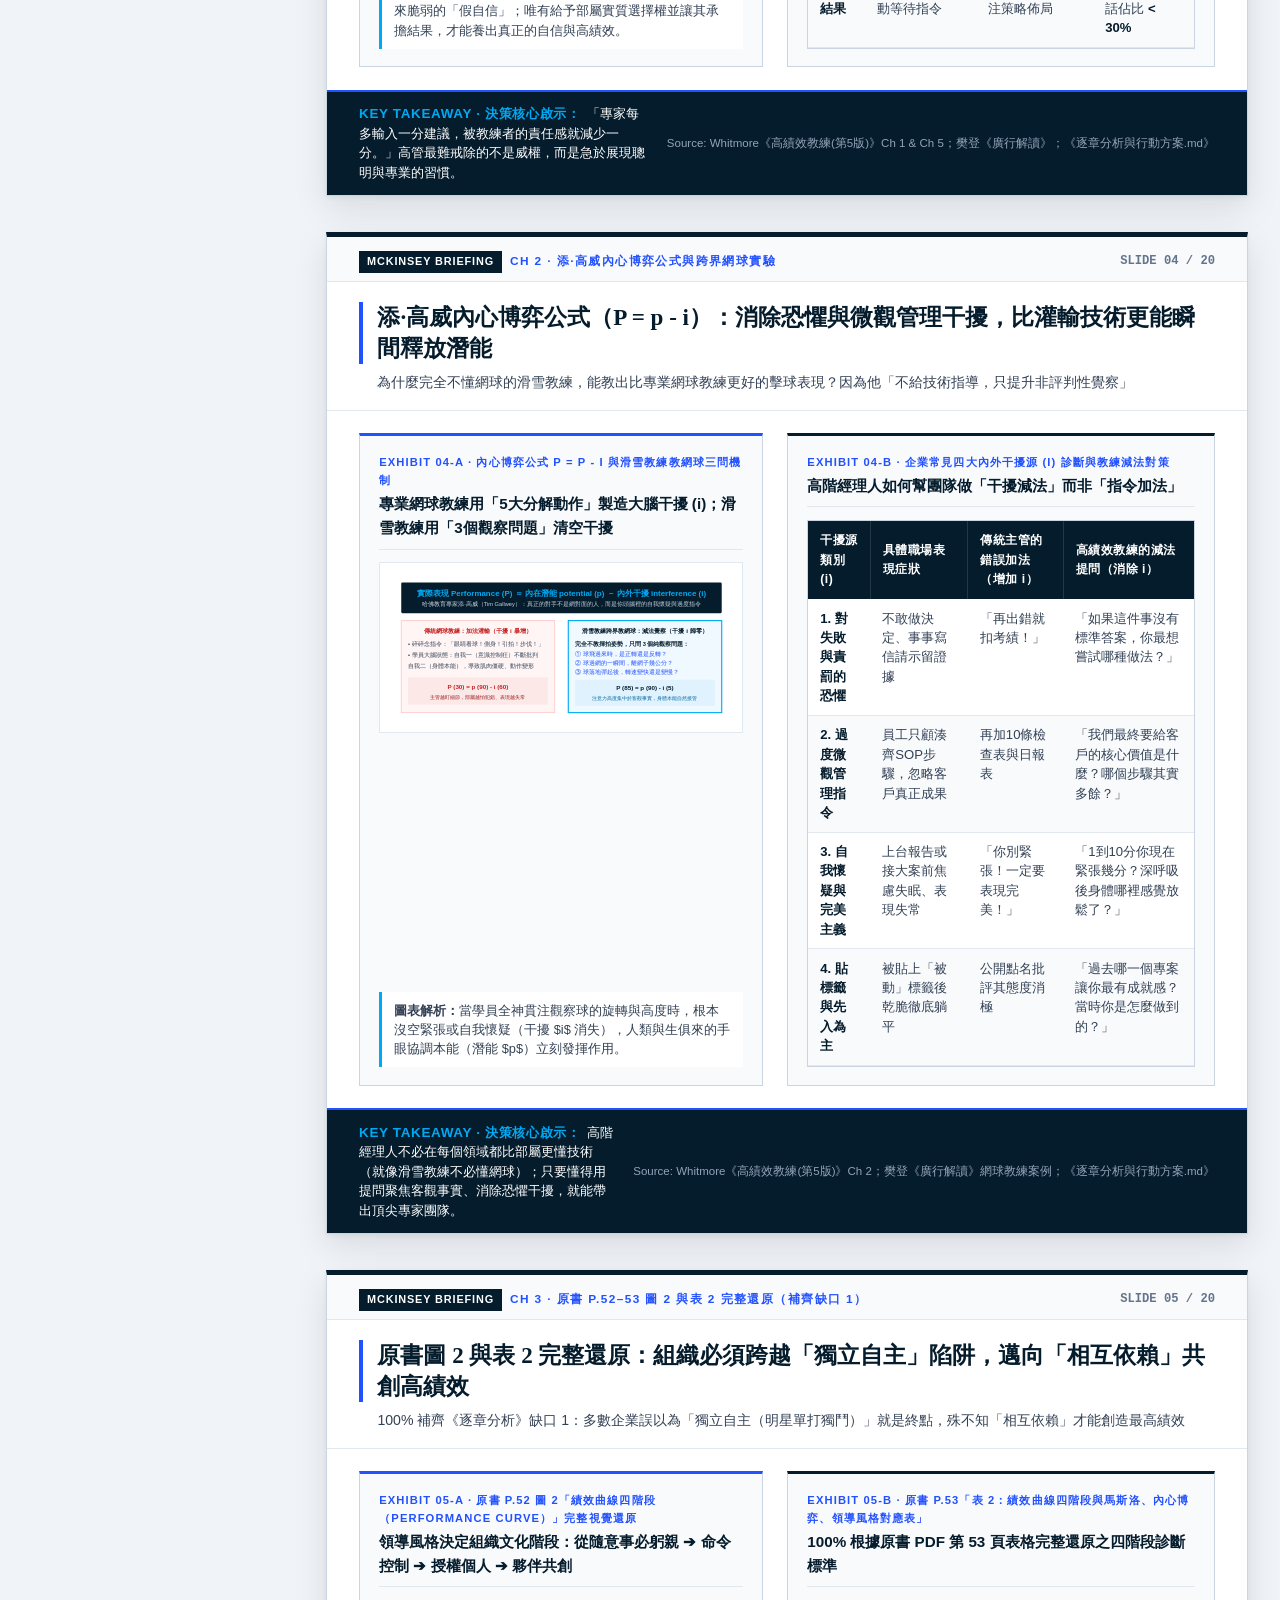
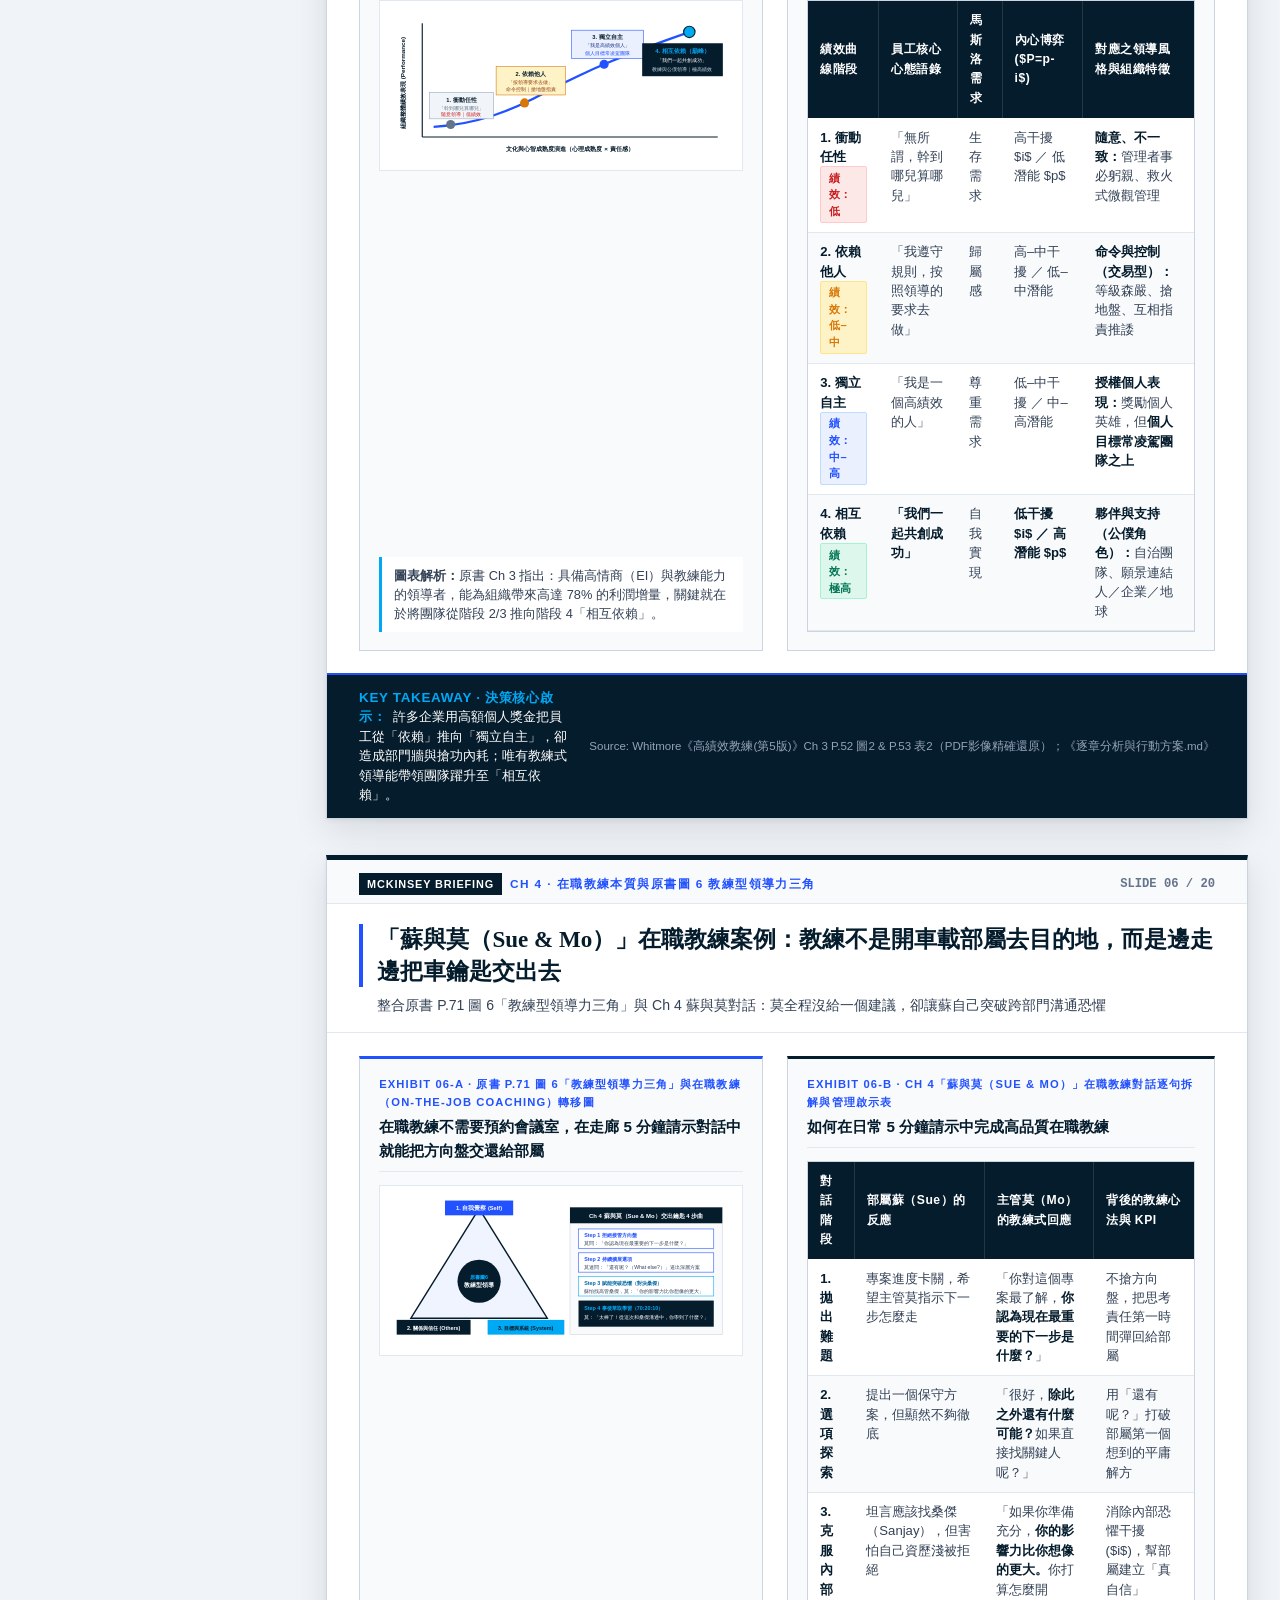
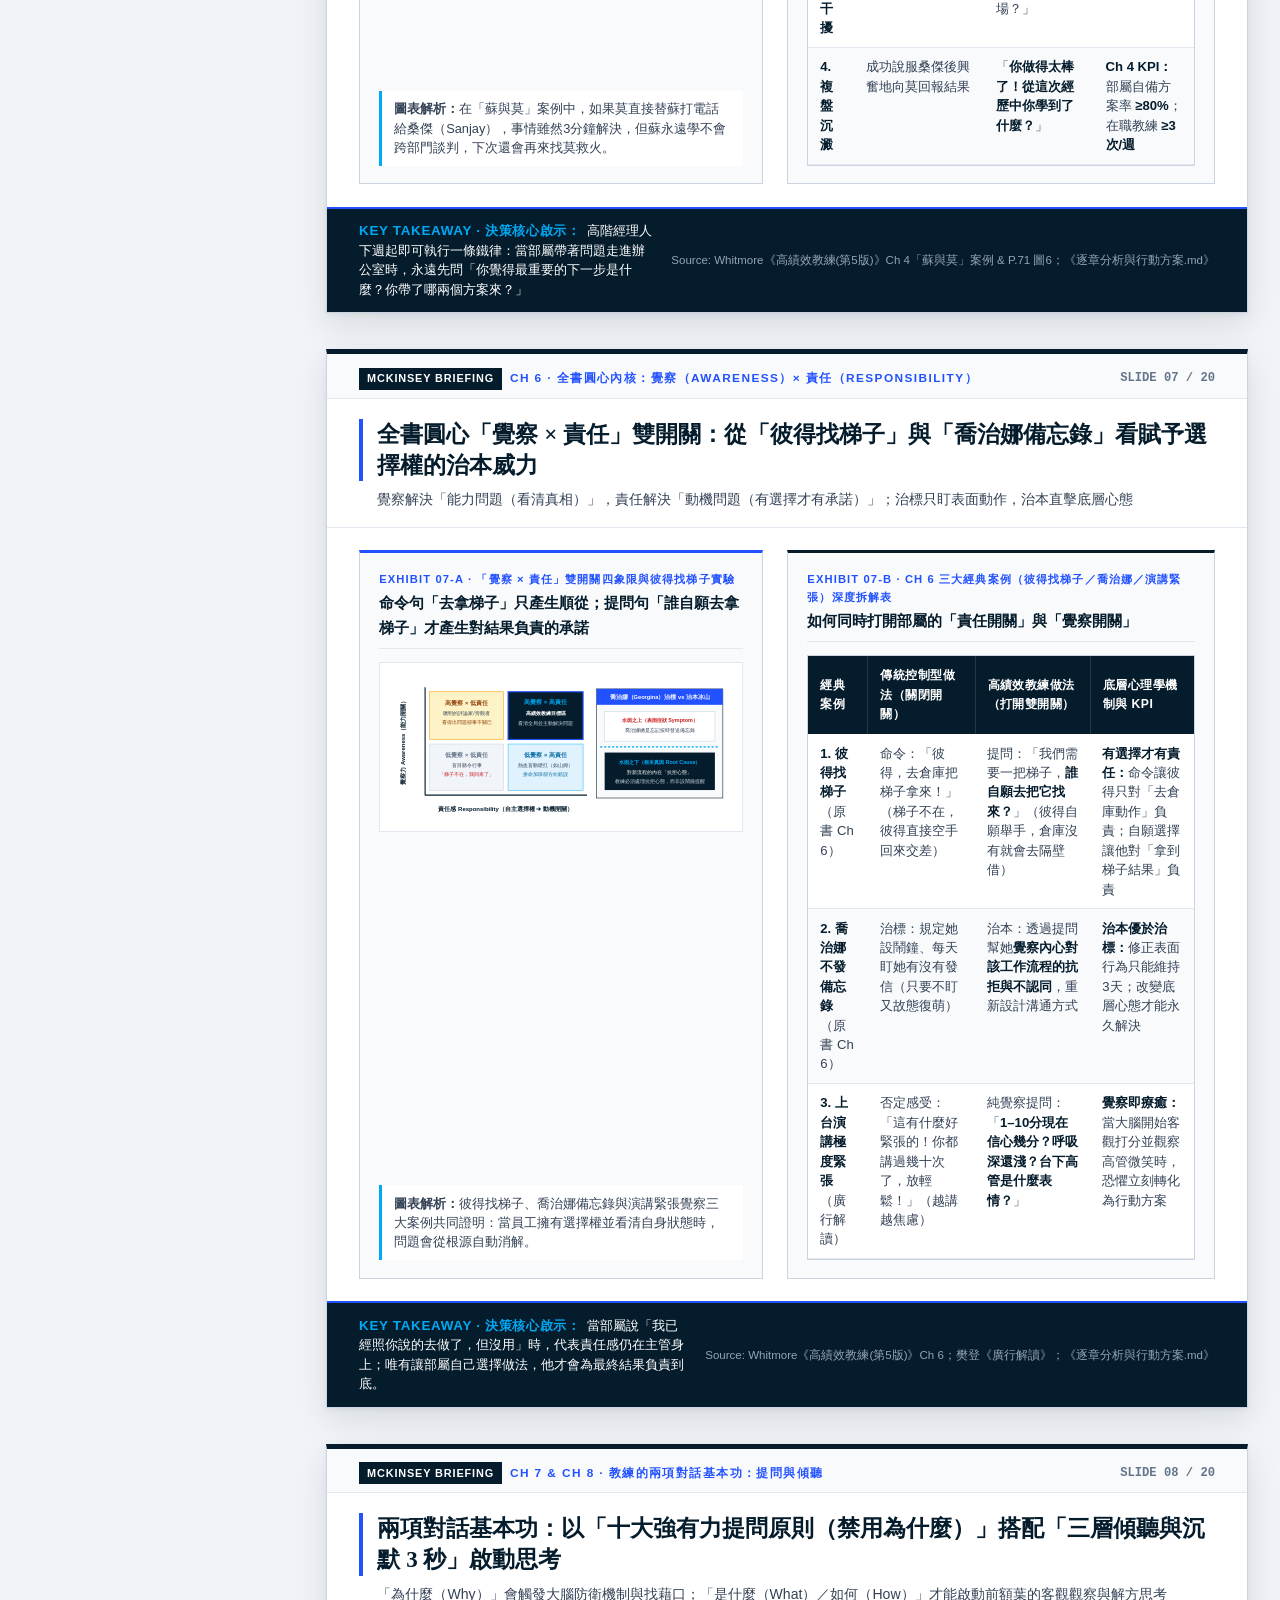
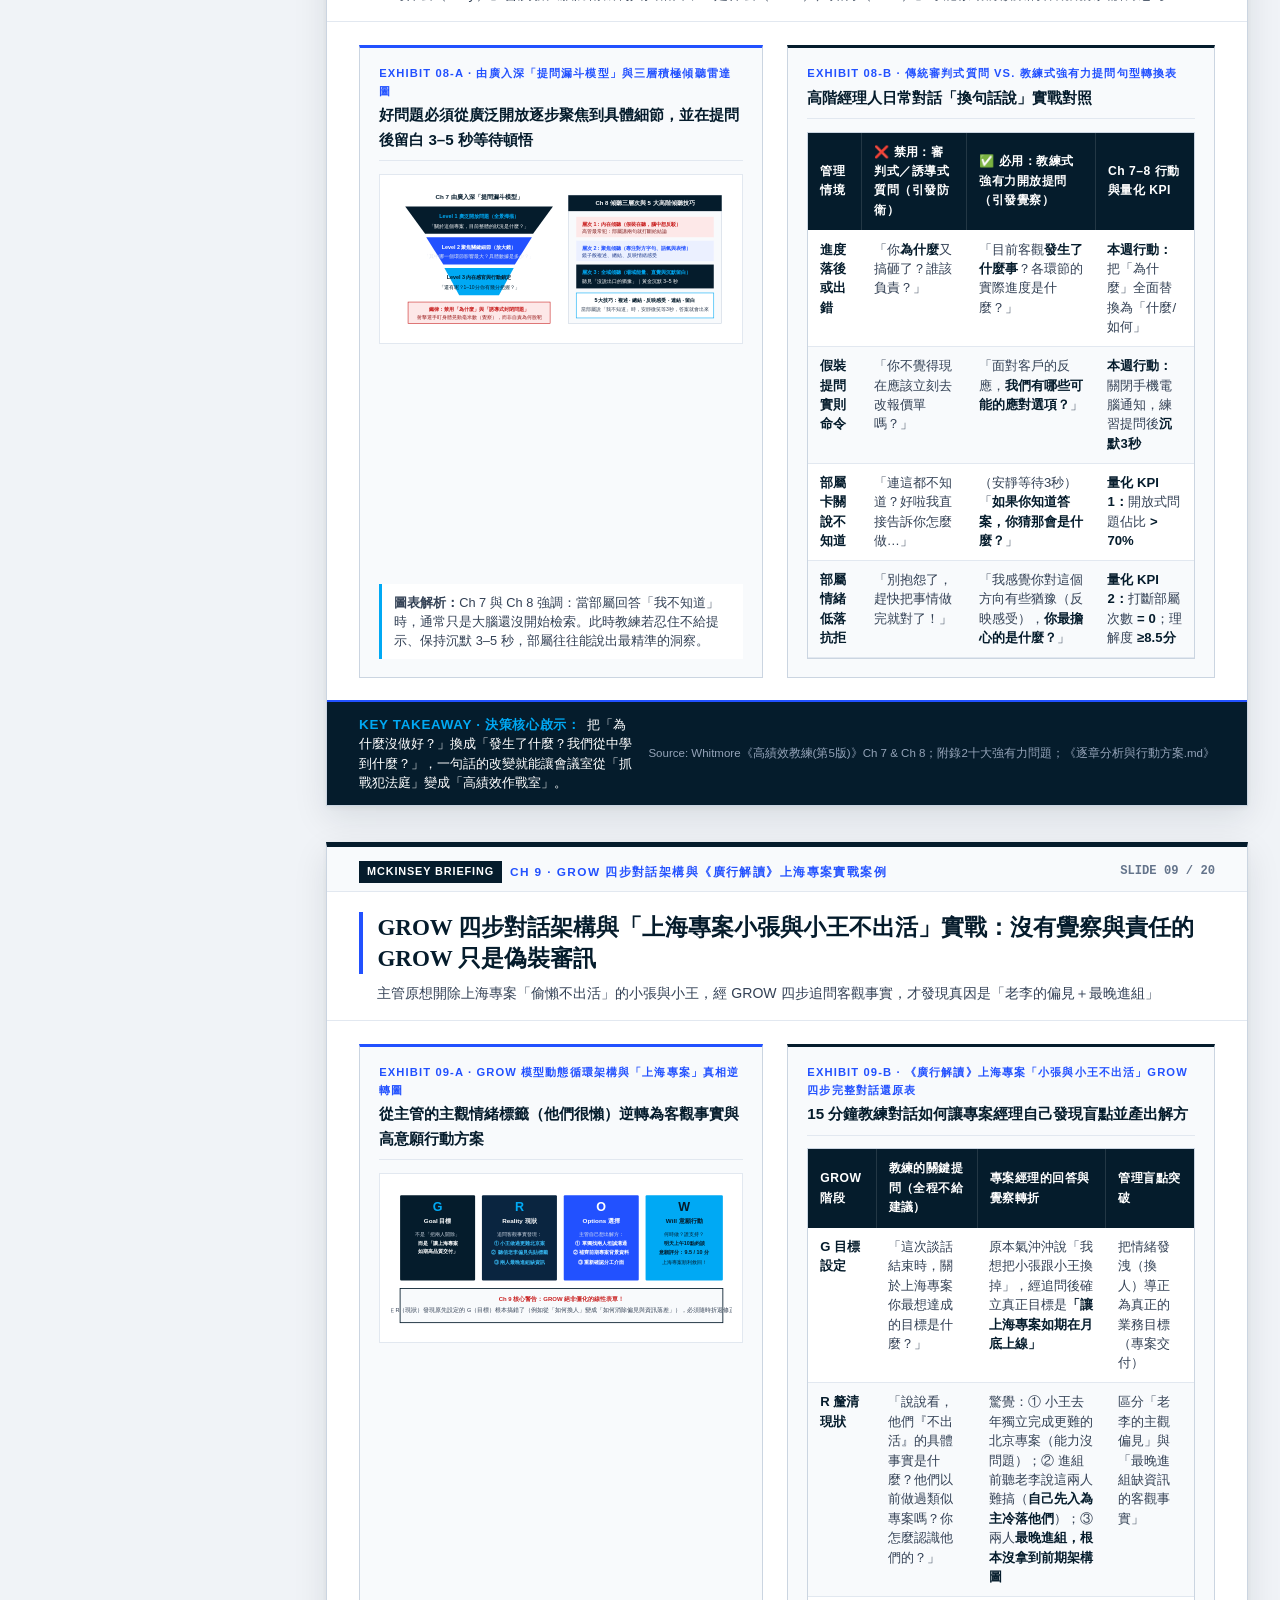
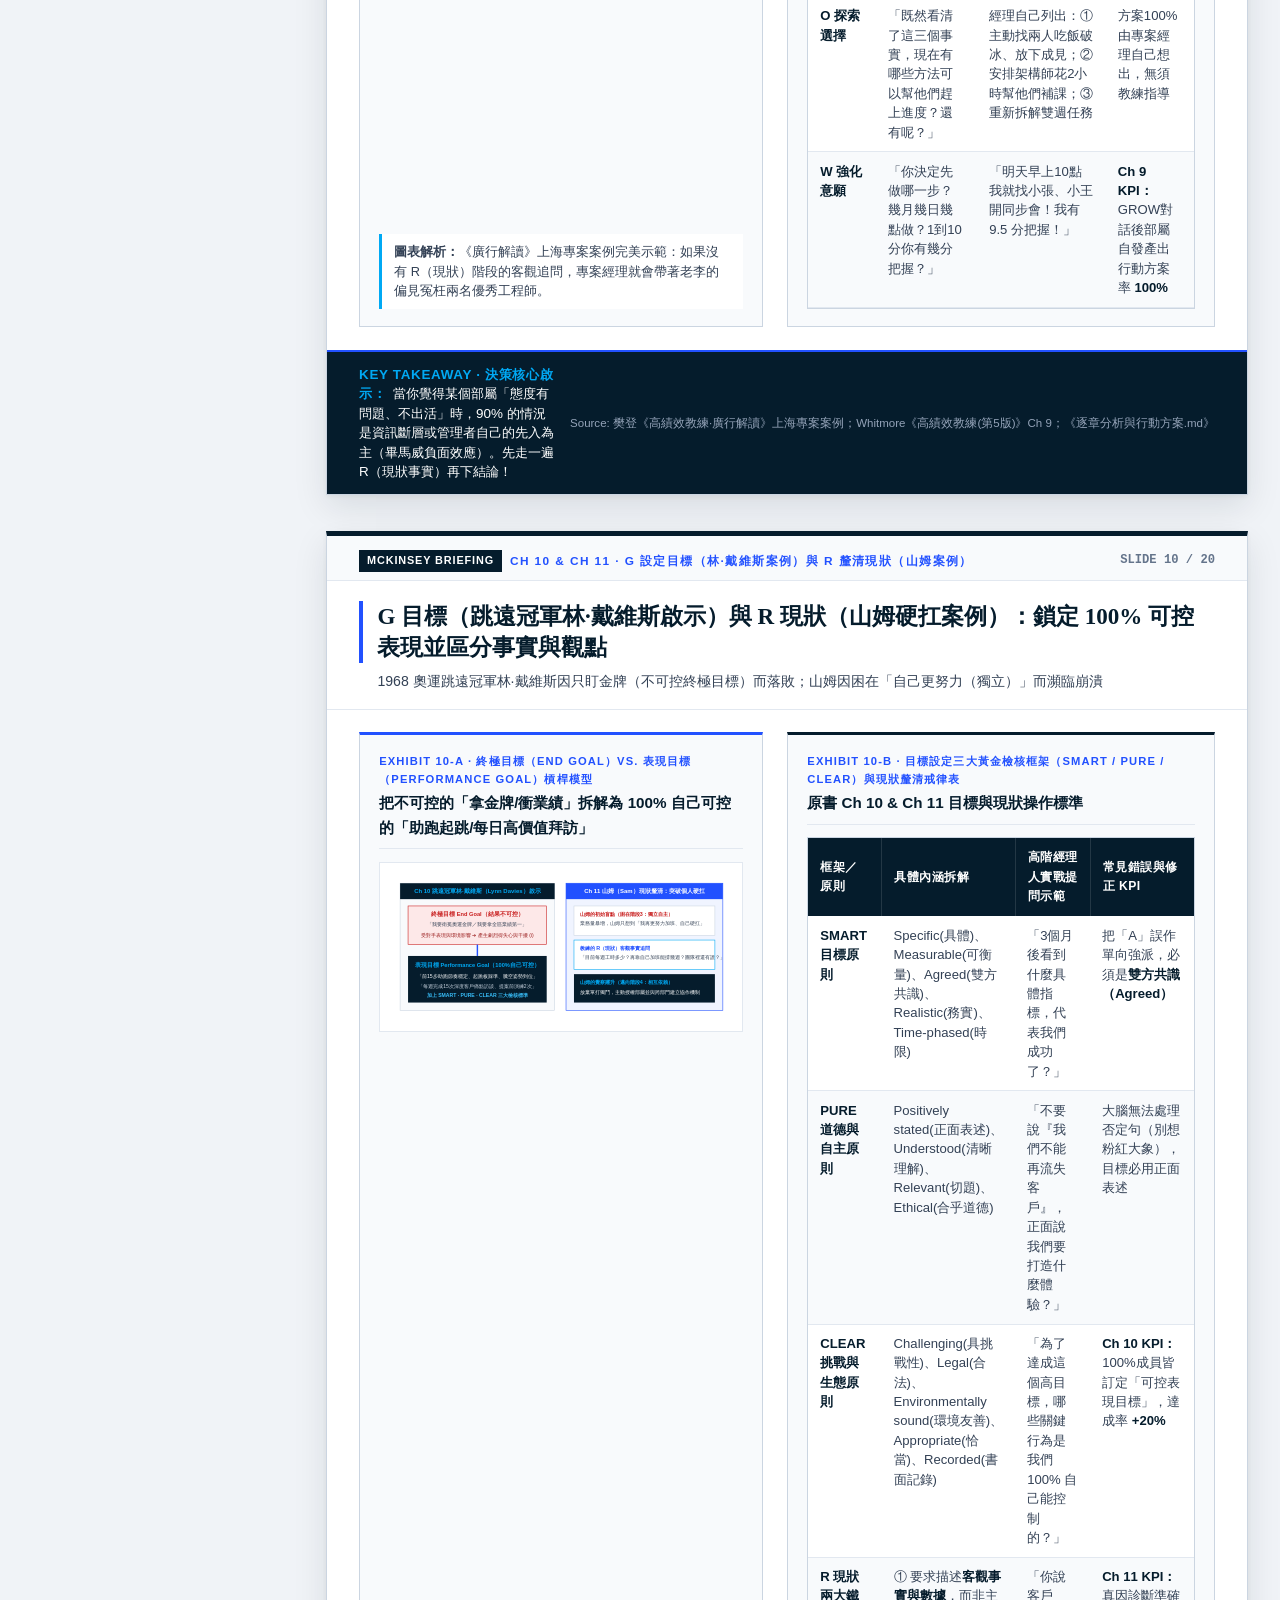
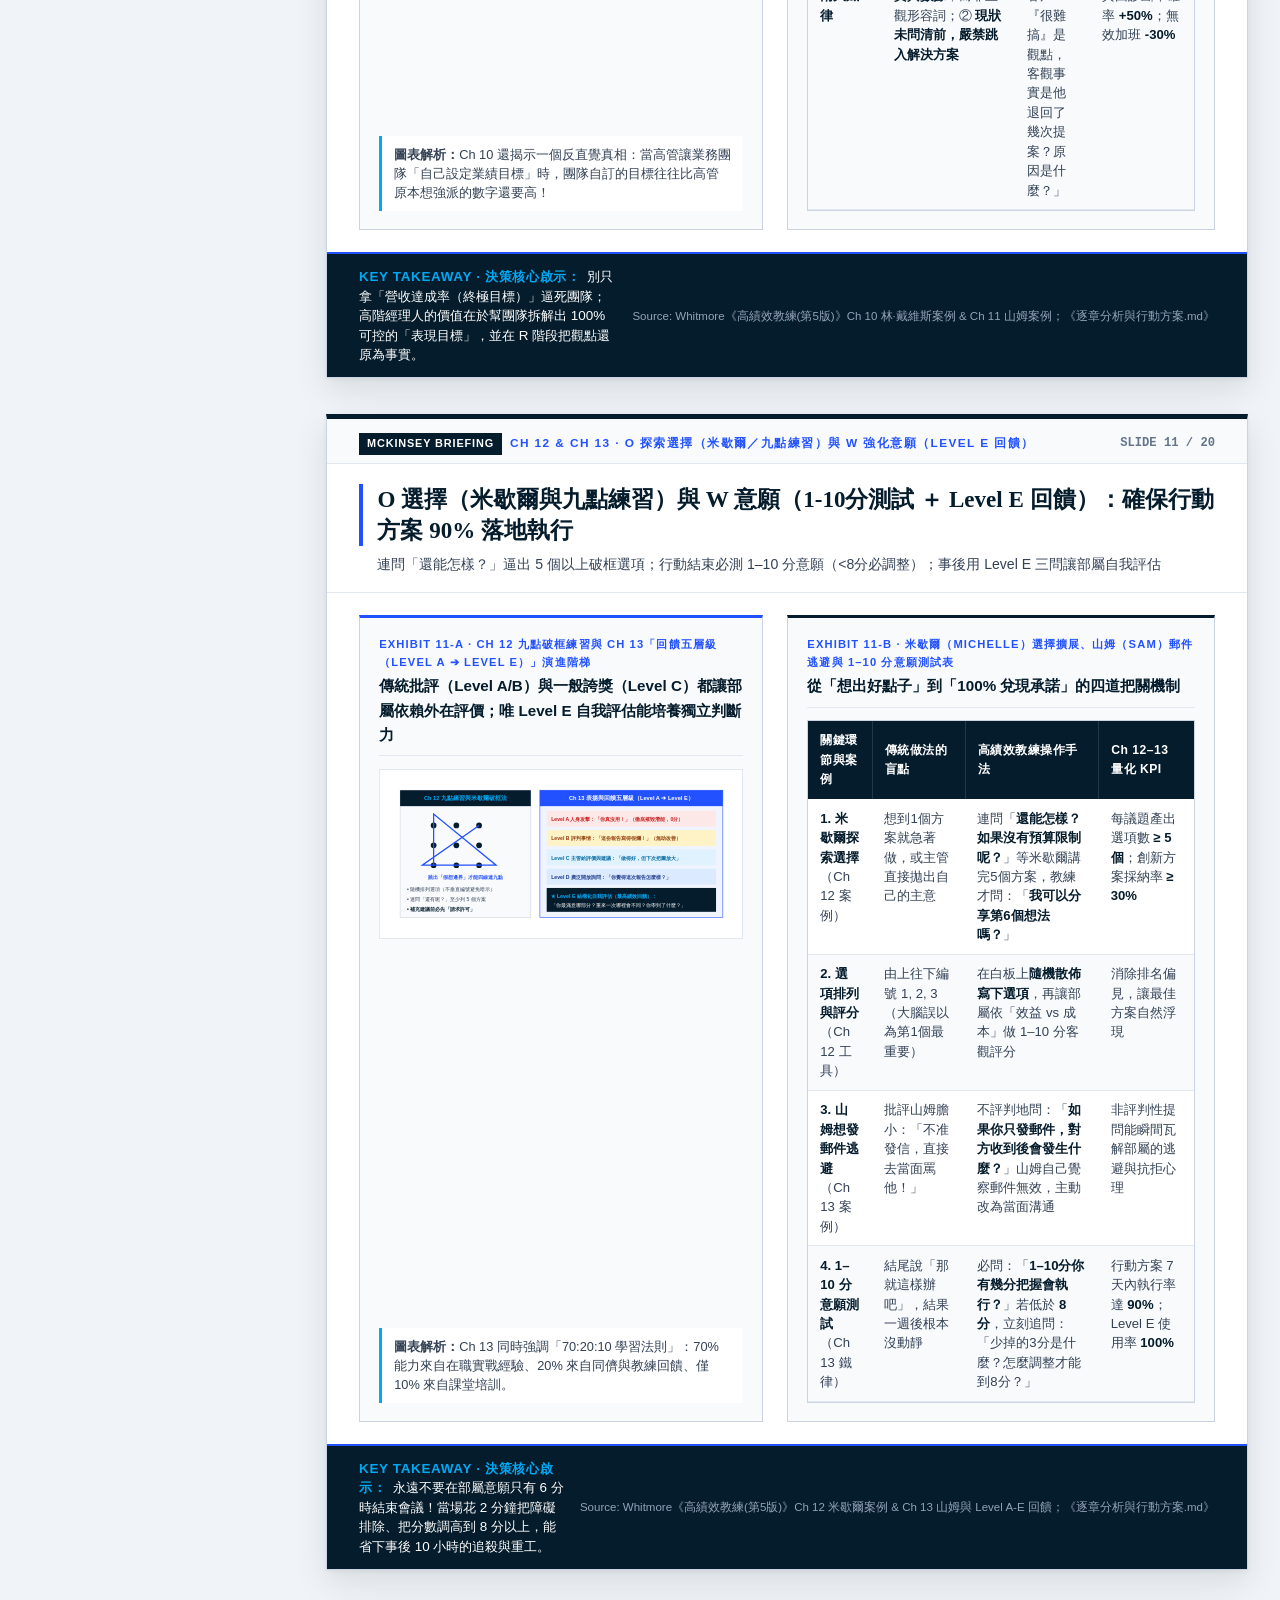
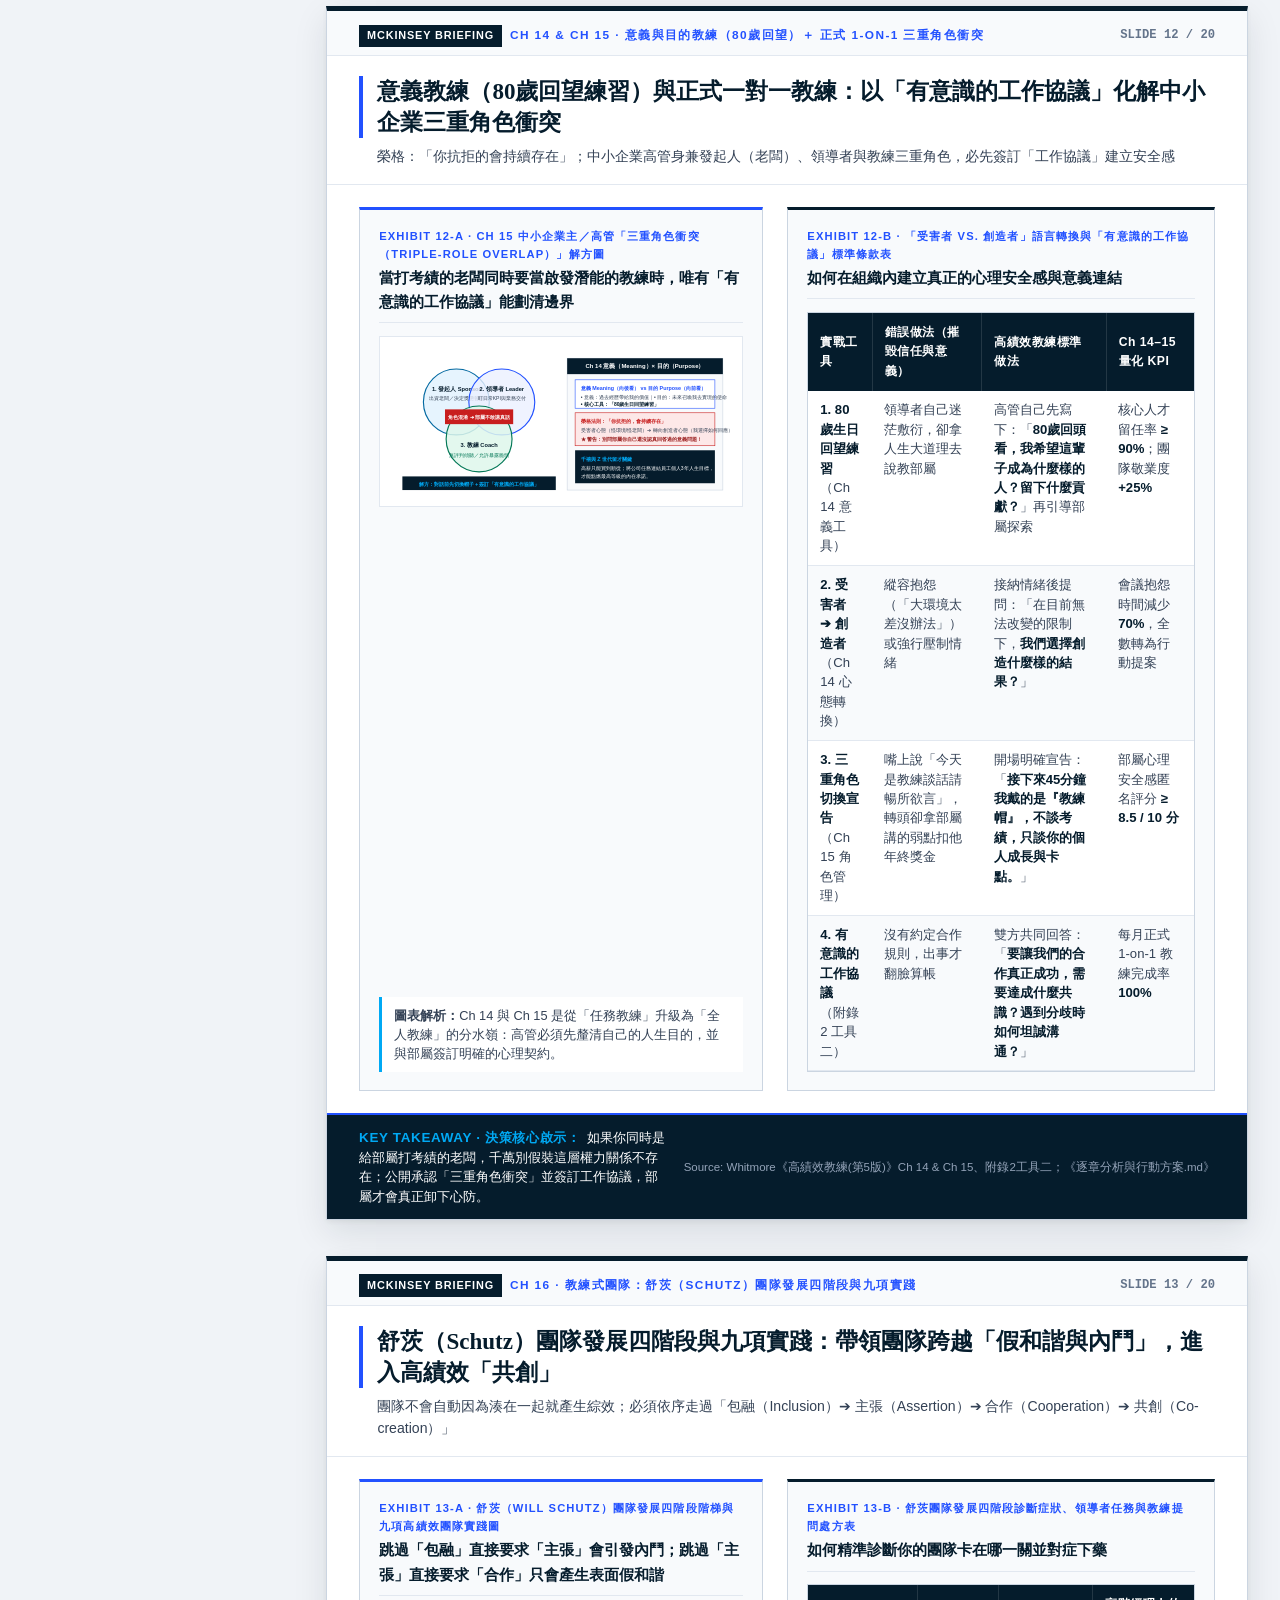
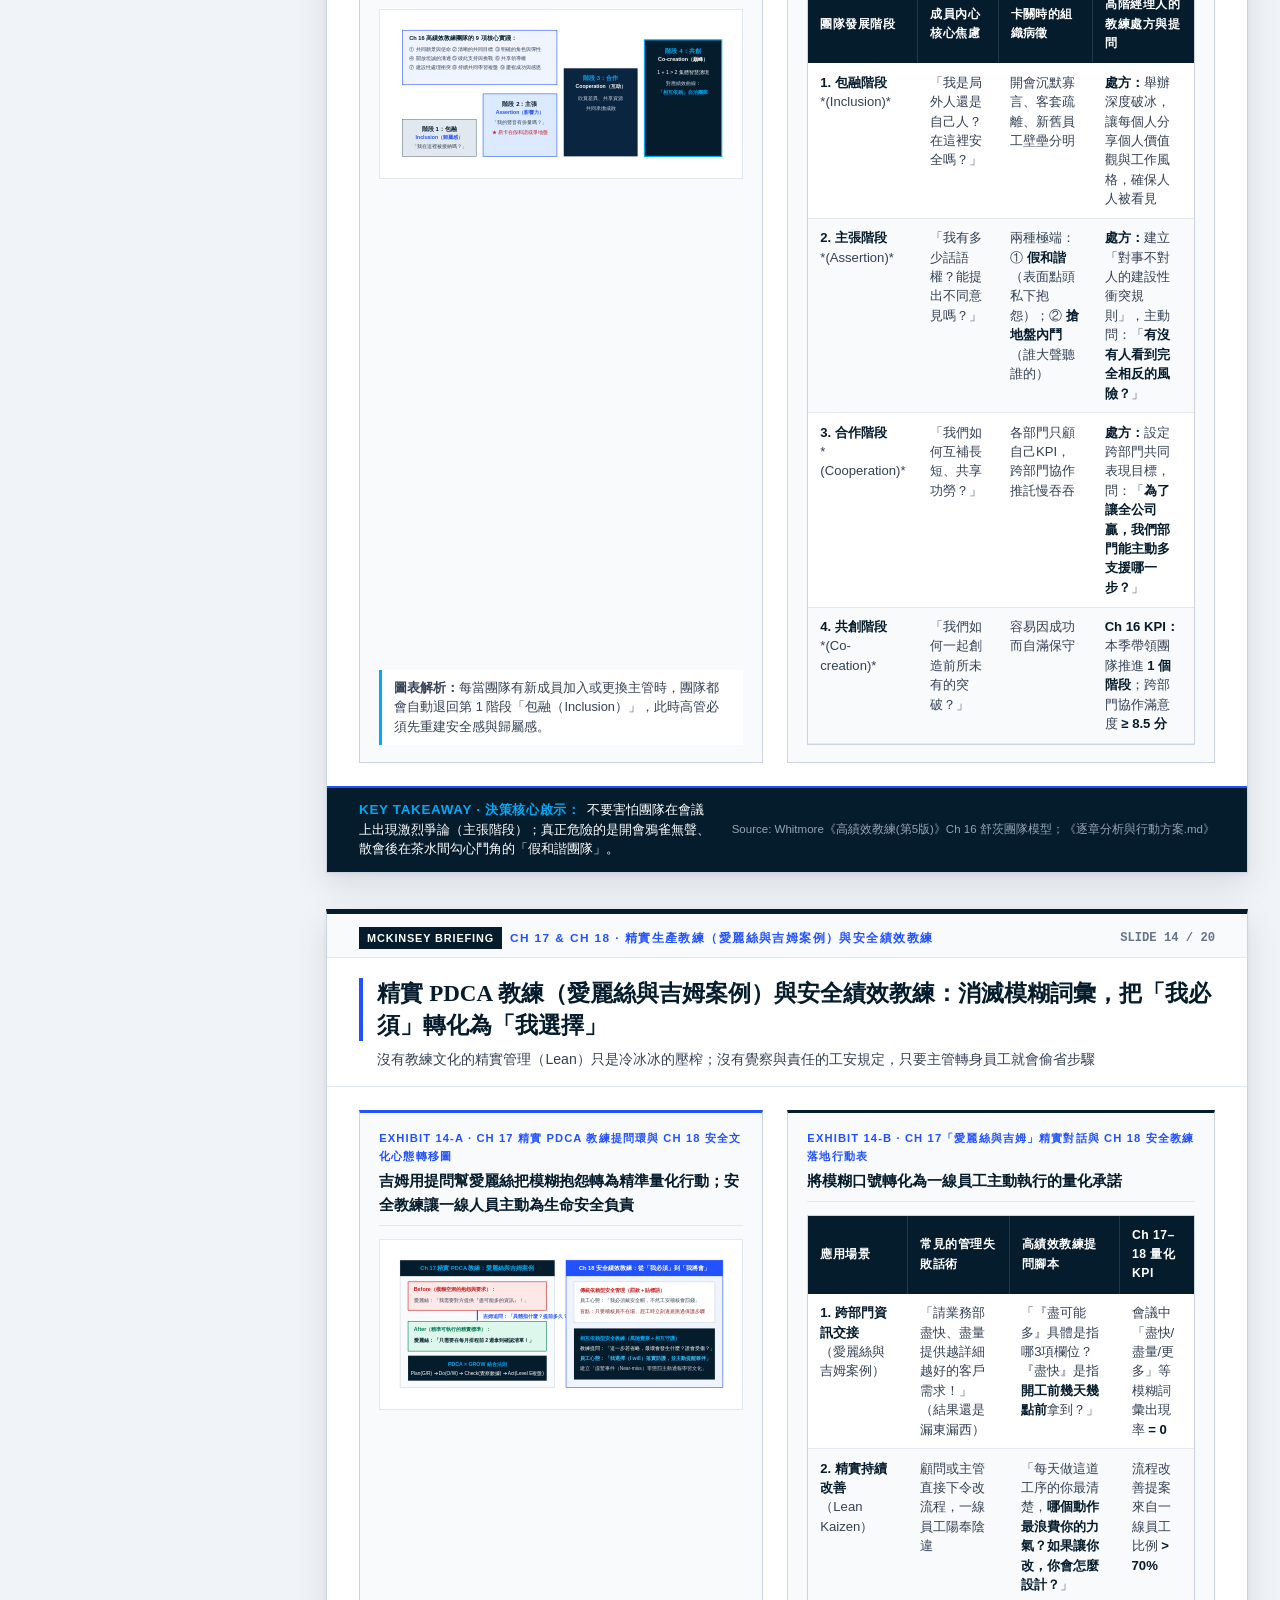
<file: book-coaching-for-performance.html>
<!DOCTYPE html>
<html lang="zh-Hant">
<head>
  <meta charset="UTF-8" />
  <meta name="viewport" content="width=device-width, initial-scale=1.0" />
  <title>Book #01《高績效教練（原書第5版）》麥肯錫顧問簡報教材（20頁完整圖表版）</title>
  <link rel="stylesheet" href="styles.css" />
</head>
<body>

  <!-- McKinsey Deep Navy Top Navigation -->
  <header class="top-nav">
    <div class="nav-container">
      <a href="index.html" class="brand-logo">
        <div class="brand-mark">McK</div>
        <div>
          <span class="brand-title">Book #01《高績效教練（原書第5版）》教戰簡報</span>
          <span class="brand-subtitle">McKinsey Executive Presentation · 20 Slides with SVG Exhibits &amp; Consulting Tables</span>
        </div>
      </a>
      <nav class="nav-links">
        <a href="index.html" class="nav-link">← 返回入口網站首頁</a>
        <a href="index.html#diagnostic-section" class="nav-link">五問組織診斷器</a>
        <a href="#slide-1" class="nav-link">Slide 01 三源比較</a>
        <a href="#slide-5" class="nav-link">Slide 05 績效曲線表2</a>
        <a href="#slide-9" class="nav-link">Slide 09 GROW與上海專案</a>
        <a href="#slide-19" class="nav-link">Slide 19 跨書對照</a>
        <a href="高績效教練/《高績效教練》重點摘要、亮點分析與高階經理人教戰手冊.md" class="nav-cta">下載完整 Markdown 手冊</a>
      </nav>
    </div>
  </header>

  <main class="main-container">

    <!-- Interactive Presentation Toolbar -->
    <div class="deck-toolbar">
      <div class="toolbar-group">
        <button type="button" id="mode-scroll-btn" class="mck-btn active">全頁捲動模式（Full Deck）</button>
        <button type="button" id="mode-slide-btn" class="mck-btn">單頁簡報模式（Slide View）</button>
        <button type="button" id="prev-slide-btn" class="mck-btn">◀ 上一頁 (←)</button>
        <span id="slide-counter-label" style="font-family:var(--font-mono);font-size:0.82rem;font-weight:700;color:var(--mck-navy);padding:0 0.5rem;">SLIDE 01 / 20</span>
        <button type="button" id="next-slide-btn" class="mck-btn">下一頁 (→) ▶</button>
      </div>
      <div class="toolbar-group" style="flex:1;max-width:420px;">
        <input
          type="text"
          id="deck-search-input"
          class="search-input"
          style="padding:0.45rem 0.8rem;font-size:0.84rem;"
          placeholder="在此簡報中即時篩選關鍵字（如：蘇與莫、山姆、Level E、800% ROI、次人格）..."
        />
        <button type="button" onclick="window.print()" class="mck-btn">列印／匯出 PDF</button>
      </div>
    </div>

    <!-- Deck Workspace: Left Slide Index + Right 20 McKinsey Slides -->
    <div class="deck-workspace">
      <aside class="slide-index-sidebar">
        <div class="sidebar-heading">SLIDE INDEX · 20 頁簡報大綱</div>
        <div id="slide-toc-list"></div>
      </aside>

      <div id="slides-container">
        
        <!-- ==============================================================
             SLIDE 01: 01. 三源比較與執行摘要
             ============================================================== -->
        <section id="slide-1" class="mck-slide" data-short-title="01. 三源比較與執行摘要">
          <div>
            <div class="slide-top-bar">
              <div class="slide-tracker">
                <span class="slide-tracker-badge">MCKINSEY BRIEFING</span>
                <span>EXECUTIVE SUMMARY · 三源整合與修正總覽</span>
              </div>
              <div class="slide-number">SLIDE 01 / 20</div>
            </div>

            <div class="slide-action-header">
              <h2 class="slide-action-title">整合三份核心文獻並 100% 補齊原書圖表缺口，將教練領導力轉化為平均 800% ROI 的經營系統</h2>
              <p class="slide-action-subtitle">交叉比對《廣行解讀》、《原書第5版 PDF (280頁)》與《逐章分析與行動方案》，兼具本土故事、原著圖表權威與可量化 KPI</p>
            </div>

            <div class="slide-body">
              <!-- Left Column: Visual SVG Exhibit -->
              <div class="exhibit-box">
                <div>
                  <div class="exhibit-header">
                    <span class="exhibit-label">EXHIBIT 01-A · 三源文獻互補與缺口修正架構圖</span>
                    <div class="exhibit-title">以原書 PDF 影像消除《逐章分析》15% 圖表缺口，合組完整教戰體系</div>
                  </div>
                  <div class="svg-chart-wrapper">
                    <svg viewBox="0 0 600 260" xmlns="http://www.w3.org/2000/svg">
          <rect width="600" height="260" fill="#FFFFFF"/>
          <rect x="15" y="18" width="175" height="65" fill="#051C2C" rx="2"/>
          <text x="25" y="38" fill="#00A9F4" font-size="10" font-weight="bold">來源 A｜廣行解讀.md</text>
          <text x="25" y="55" fill="#FFFFFF" font-size="11" font-weight="bold">本土實戰與對話故事</text>
          <text x="25" y="72" fill="#CBD5E1" font-size="9.5">空容器vs橡樹種子·上海專案</text>

          <rect x="15" y="96" width="175" height="65" fill="#0A2540" rx="2"/>
          <text x="25" y="116" fill="#00A9F4" font-size="10" font-weight="bold">來源 B｜原書第5版.pdf</text>
          <text x="25" y="133" fill="#FFFFFF" font-size="11" font-weight="bold">23章理論＋原書圖表還原</text>
          <text x="25" y="150" fill="#CBD5E1" font-size="9.5">P.52表2績效曲線·P.71圖6·附錄</text>

          <rect x="15" y="174" width="175" height="68" fill="#2251FF" rx="2"/>
          <text x="25" y="194" fill="#FFFFFF" font-size="10" font-weight="bold">來源 C｜逐章分析與行動.md</text>
          <text x="25" y="211" fill="#FFFFFF" font-size="11" font-weight="bold">顧問洞察＋週/月/季KPI</text>
          <text x="25" y="228" fill="#E2E8F0" font-size="9.5">8大原書案例·跨書對照·5問診斷</text>

          <path d="M190 50 L265 112" stroke="#051C2C" stroke-width="2"/>
          <path d="M190 128 L265 128" stroke="#00A9F4" stroke-width="2.5"/>
          <path d="M190 208 L265 144" stroke="#2251FF" stroke-width="2"/>

          <rect x="265" y="82" width="135" height="92" fill="#F0F4FF" stroke="#2251FF" stroke-width="2" rx="2"/>
          <text x="332" y="106" text-anchor="middle" fill="#2251FF" font-size="10" font-weight="bold">三源交叉校準</text>
          <text x="332" y="126" text-anchor="middle" fill="#051C2C" font-size="11" font-weight="bold">100% 補齊缺口 1</text>
          <text x="332" y="144" text-anchor="middle" fill="#334155" font-size="9.5">雙案例庫＋6層同心圓</text>
          <text x="332" y="160" text-anchor="middle" fill="#334155" font-size="9.5">5問篩選破除行動過載</text>

          <path d="M400 128 L430 128" stroke="#051C2C" stroke-width="2.5"/>

          <rect x="430" y="35" width="155" height="186" fill="#051C2C" rx="2"/>
          <text x="507" y="62" text-anchor="middle" fill="#00A9F4" font-size="10.5" font-weight="bold">高階經理人核心產出</text>
          <text x="507" y="92" text-anchor="middle" fill="#FFFFFF" font-size="20" font-weight="bold">800% ROI</text>
          <text x="507" y="110" text-anchor="middle" fill="#CBD5E1" font-size="9.5">PCI 實證平均投資回報率</text>
          <line x1="448" y1="124" x2="566" y2="124" stroke="#334155"/>
          <text x="507" y="148" text-anchor="middle" fill="#00A9F4" font-size="16" font-weight="bold">40% ➔ 85%+</text>
          <text x="507" y="165" text-anchor="middle" fill="#CBD5E1" font-size="9.5">解鎖部屬被壓抑的60%潛能</text>
          <text x="507" y="198" text-anchor="middle" fill="#FFFFFF" font-size="11" font-weight="bold">+78% 利潤增量</text>
        </svg>
                  </div>
                </div>
                <div class="exhibit-caption">
                  <strong>圖表解析：</strong>透過原書 PDF 頁面影像直接解析，完整補齊《逐章分析與行動方案.md》文末標註之「缺口 1（圖2、表2、圖6）」，將把握度從 85% 提升至 100%。
                </div>
              </div>

              <!-- Right Column: Structured Consulting Table -->
              <div class="exhibit-box navy-top">
                <div style="width:100%;">
                  <div class="exhibit-header">
                    <span class="exhibit-label">EXHIBIT 01-B · 三份核心教材比較與互補修正矩陣</span>
                    <div class="exhibit-title">三份材料之核心強項、盲點缺口與本簡報整合對策</div>
                  </div>
                  <div class="mck-table-wrap">
                    <table class="mck-table">
          <thead>
            <tr>
              <th>評估維度</th>
              <th>來源 A：廣行解讀.md</th>
              <th>來源 B：原書第5版.pdf</th>
              <th>來源 C：逐章分析與行動方案.md</th>
            </tr>
          </thead>
          <tbody>
            <tr>
              <td><strong>核心視角</strong></td>
              <td>樊登聽書實戰視角（通俗故事破題）</td>
              <td>惠特默爵士原著權威體系（5部23章）</td>
              <td><strong>資深創業顧問視角</strong>（週/月/季行動＋KPI）</td>
            </tr>
            <tr>
              <td><strong>獨家案例貢獻</strong></td>
              <td>滑雪教練教網球、演講緊張、<strong>上海專案小張與小王</strong></td>
              <td>馬斯洛與績效曲線對應、附錄1詞彙表、附錄2七大題庫</td>
              <td><strong>蘇與莫、彼得找梯子、喬治娜、林戴維斯、山姆、米歇爾、愛麗絲與吉姆、肯(£7.8萬)</strong></td>
            </tr>
            <tr>
              <td><strong>原書缺口與互補</strong></td>
              <td>僅涵蓋前段理念與 GROW 基礎</td>
              <td><strong>提供 P.52-53 圖2/表2 與 P.71 圖6 原圖</strong></td>
              <td>指出「4大把握度缺口」並提供<strong>跨書對照＋5問組織診斷</strong></td>
            </tr>
            <tr>
              <td><strong>修正後教材價值</strong></td>
              <td colspan="3"><strong>三源合一：</strong>以「6層同心圓」串聯23章，每頁配備視覺圖表與表格，並以「5問診斷」解決90項行動過載。</td>
            </tr>
          </tbody>
        </table>
                  </div>
                </div>
              </div>
            </div>
          </div>

          <div class="slide-footer">
            <div class="slide-takeaway">
              <strong>KEY TAKEAWAY · 決策核心啟示：</strong>高階經理人推動教練式領導，不是為了當「溫柔的好人」，而是為了把員工僅發揮 40% 的潛能釋放出來，創造平均 800% 的投資回報率。
            </div>
            <div class="slide-source">Source: 整合《廣行解讀》、Whitmore《高績效教練(第5版)》P.1-273、《逐章分析與行動方案.md》</div>
          </div>
        </section>
    
        <!-- ==============================================================
             SLIDE 02: 02. 全書六層同心圓架構
             ============================================================== -->
        <section id="slide-2" class="mck-slide" data-short-title="02. 全書六層同心圓架構">
          <div>
            <div class="slide-top-bar">
              <div class="slide-tracker">
                <span class="slide-tracker-badge">MCKINSEY BRIEFING</span>
                <span>BOOK ARCHITECTURE · 全書 23 章六層同心圓系統</span>
              </div>
              <div class="slide-number">SLIDE 02 / 20</div>
            </div>

            <div class="slide-action-header">
              <h2 class="slide-action-title">《高績效教練》全書 23 章並非零散技巧，而是以「覺察與責任」為圓心向外擴張的六層同心圓</h2>
              <p class="slide-action-subtitle">《逐章分析與行動方案》提煉之全局骨架：第 1–5 章為地基，第 6 章為核心引擎，向外驅動技巧、結構、場景、文化與自我超越</p>
            </div>

            <div class="slide-body">
              <!-- Left Column: Visual SVG Exhibit -->
              <div class="exhibit-box">
                <div>
                  <div class="exhibit-header">
                    <span class="exhibit-label">EXHIBIT 02-A · 全書六層同心圓結構圖（Concentric Architecture）</span>
                    <div class="exhibit-title">失去圓心（第6章覺察與責任），外層的 GROW 與 KPI 都只會淪為機械式審訊</div>
                  </div>
                  <div class="svg-chart-wrapper">
                    <svg viewBox="0 0 600 265" xmlns="http://www.w3.org/2000/svg">
          <rect width="600" height="265" fill="#FFFFFF"/>
          <circle cx="215" cy="128" r="116" fill="#F1F5F9" stroke="#94A3B8" stroke-width="1.5"/>
          <circle cx="215" cy="128" r="95" fill="#E0F2FE" stroke="#38BDF8" stroke-width="1.5"/>
          <circle cx="215" cy="128" r="74" fill="#DBEAFE" stroke="#2251FF" stroke-width="1.5"/>
          <circle cx="215" cy="128" r="53" fill="#2251FF"/>
          <circle cx="215" cy="128" r="32" fill="#051C2C"/>
          <text x="215" y="124" text-anchor="middle" fill="#00A9F4" font-size="9.5" font-weight="bold">第1層圓心</text>
          <text x="215" y="138" text-anchor="middle" fill="#FFFFFF" font-size="10.5" font-weight="bold">Ch6 覺察×責任</text>
          <text x="215" y="86" text-anchor="middle" fill="#FFFFFF" font-size="9" font-weight="bold">第2層 Ch7-8 提問與傾聽</text>
          <text x="215" y="64" text-anchor="middle" fill="#051C2C" font-size="9" font-weight="bold">第3層 Ch9-13 GROW四步</text>
          <text x="215" y="43" text-anchor="middle" fill="#051C2C" font-size="9" font-weight="bold">第4-5層 Ch15-20 場景與ROI</text>
          <text x="215" y="23" text-anchor="middle" fill="#051C2C" font-size="9" font-weight="bold">第6層 Ch21-23 領導者自我超越</text>

          <!-- Right Legend Boxes -->
          <rect x="355" y="16" width="230" height="36" fill="#051C2C" rx="2"/>
          <text x="365" y="32" fill="#00A9F4" font-size="9.5" font-weight="bold">地基（Ch 1–5）：為什麼需要教練</text>
          <text x="365" y="45" fill="#FFFFFF" font-size="9.5">空容器➔橡樹種子｜內心博弈 P = p - i</text>

          <rect x="355" y="58" width="230" height="36" fill="#2251FF" rx="2"/>
          <text x="365" y="74" fill="#FFFFFF" font-size="9.5" font-weight="bold">圓心＋基本功（Ch 6–8）</text>
          <text x="365" y="87" fill="#E2E8F0" font-size="9.5">覺察與責任雙開關｜強有力提問＋三層傾聽</text>

          <rect x="355" y="100" width="230" height="36" fill="#0A2540" rx="2"/>
          <text x="365" y="116" fill="#00A9F4" font-size="9.5" font-weight="bold">對話結構（Ch 9–14）：GROW＋意義</text>
          <text x="365" y="129" fill="#FFFFFF" font-size="9.5">目標G·現狀R·選擇O·意願W·80歲回望</text>

          <rect x="355" y="142" width="230" height="36" fill="#F0F4FF" stroke="#2251FF" rx="2"/>
          <text x="365" y="158" fill="#051C2C" font-size="9.5" font-weight="bold">四大組織場景＋效益文化（Ch 15–20）</text>
          <text x="365" y="171" fill="#334155" font-size="9.5">1對1·團隊4階段·精實PDCA·安全·800% ROI</text>

          <rect x="355" y="184" width="230" height="36" fill="#F8FAFC" stroke="#051C2C" rx="2"/>
          <text x="365" y="200" fill="#051C2C" font-size="9.5" font-weight="bold">領導者內功（Ch 21–23 ＋ 附錄1-3）</text>
          <text x="365" y="213" fill="#334155" font-size="9.5">不刻意嘗試·次人格整合·叫醒牆·PCI題庫</text>

          <rect x="18" y="232" width="567" height="24" fill="#051C2C" rx="2"/>
          <text x="300" y="248" text-anchor="middle" fill="#FFFFFF" font-size="10" font-weight="bold">核心法則：由內而外擴張——先改變領導者心智與覺察，再改變對話結構，最後水到渠成改變組織文化</text>
        </svg>
                  </div>
                </div>
                <div class="exhibit-caption">
                  <strong>圖表解析：</strong>全書五大部分 23 章呈現嚴密的同心圓因果關係：若跳過 Ch 1–6 的心態與圓心，直接套用 Ch 9–13 的 GROW 題庫，部屬只會感受到被變相審問。
                </div>
              </div>

              <!-- Right Column: Structured Consulting Table -->
              <div class="exhibit-box navy-top">
                <div style="width:100%;">
                  <div class="exhibit-header">
                    <span class="exhibit-label">EXHIBIT 02-B · 全書五大部分與六層同心圓對照總表</span>
                    <div class="exhibit-title">從「為什麼」到「怎麼做」再到「領導者是誰」的完整進階路徑</div>
                  </div>
                  <div class="mck-table-wrap">
                    <table class="mck-table">
          <thead>
            <tr>
              <th>同心圓層級</th>
              <th>原書章節</th>
              <th>核心解決問題</th>
              <th>代表工具與經典案例</th>
            </tr>
          </thead>
          <tbody>
            <tr>
              <td><strong>地基層：Why</strong></td>
              <td>Ch 1–5 (第一部分)</td>
              <td>為何控制型管理失靈？如何消除干擾？</td>
              <td>空容器vs橡樹種子、$P=p-i$、績效曲線表2、蘇與莫、40%潛能</td>
            </tr>
            <tr>
              <td><strong>第一層：圓心內核</strong></td>
              <td>Ch 6 (第一部分)</td>
              <td>如何同時點燃部屬的「能力」與「動機」？</td>
              <td>覺察×責任雙開關、彼得找梯子、喬治娜備忘錄、演講緊張覺察</td>
            </tr>
            <tr>
              <td><strong>第二層：兩項基本功</strong></td>
              <td>Ch 7–8 (第二部分)</td>
              <td>如何問出好問題並聽見弦外之音？</td>
              <td>十大強有力提問原則（禁用為什麼）、三層傾聽、沉默3秒留白</td>
            </tr>
            <tr>
              <td><strong>第三層：對話結構</strong></td>
              <td>Ch 9–14 (第二、三部分)</td>
              <td>如何引導部屬產出高意願行動並連結意義？</td>
              <td>GROW模型、上海專案、林戴維斯、山姆、米歇爾、Level E回饋、80歲回望</td>
            </tr>
            <tr>
              <td><strong>第四、五層：組織與ROI</strong></td>
              <td>Ch 15–20 (第三、四部分)</td>
              <td>如何應用於團隊/精實/安全並計算ROI？</td>
              <td>三重角色協議、舒茨團隊4階段、愛麗絲與吉姆、營運經理肯(£7.8萬)、澳紐銀行</td>
            </tr>
            <tr>
              <td><strong>第六層：自我超越</strong></td>
              <td>Ch 21–23 ＋ 附錄</td>
              <td>領導者如何處理自身焦慮、內耗與空虛？</td>
              <td>不刻意嘗試(1-10分自評)、阿薩吉奧利次人格、叫醒牆、PCI七大問題工具箱</td>
            </tr>
          </tbody>
        </table>
                  </div>
                </div>
              </div>
            </div>
          </div>

          <div class="slide-footer">
            <div class="slide-takeaway">
              <strong>KEY TAKEAWAY · 決策核心啟示：</strong>學習本書最忌「只背 GROW 四個字母」；高階經理人必須先掌握圓心（覺察與責任），才能讓每一個提問都產生賦權威力。
            </div>
            <div class="slide-source">Source: Whitmore《高績效教練(第5版)》目錄與導言；《逐章分析與行動方案.md》全書整合建議</div>
          </div>
        </section>
    
        <!-- ==============================================================
             SLIDE 03: 03. Ch1 & Ch5 空容器vs橡樹種子
             ============================================================== -->
        <section id="slide-3" class="mck-slide" data-short-title="03. Ch1 & Ch5 空容器vs橡樹種子">
          <div>
            <div class="slide-top-bar">
              <div class="slide-tracker">
                <span class="slide-tracker-badge">MCKINSEY BRIEFING</span>
                <span>CH 1 & CH 5 · 典範轉移與畢馬威期望效應</span>
              </div>
              <div class="slide-number">SLIDE 03 / 20</div>
            </div>

            <div class="slide-action-header">
              <h2 class="slide-action-title">員工平均僅發揮 40% 潛能：高管必須將部屬從「空容器」改視為「橡樹種子」，戒除專家給答案癮</h2>
              <p class="slide-action-subtitle">領導者常把「員工發展」排在四大改變行為最後一名；但專家每多輸入一分建議，部屬的責任感就減少一分</p>
            </div>

            <div class="slide-body">
              <!-- Left Column: Visual SVG Exhibit -->
              <div class="exhibit-box">
                <div>
                  <div class="exhibit-header">
                    <span class="exhibit-label">EXHIBIT 03-A · 傳統空容器假設 vs. 教練橡樹種子假設與 40% 潛能缺口</span>
                    <div class="exhibit-title">外部障礙（老闆管理風格）與內部障礙（恐懼失敗）鎖死了員工 60% 的潛能</div>
                  </div>
                  <div class="svg-chart-wrapper">
                    <svg viewBox="0 0 600 260" xmlns="http://www.w3.org/2000/svg">
          <rect width="600" height="260" fill="#FFFFFF"/>
          <!-- Left Box: Empty Vessel -->
          <rect x="18" y="18" width="265" height="165" fill="#F8FAFC" stroke="#CBD5E1" stroke-width="1.5"/>
          <rect x="18" y="18" width="265" height="28" fill="#64748B"/>
          <text x="150" y="36" text-anchor="middle" fill="#FFFFFF" font-size="11" font-weight="bold">傳統控制型管理：「空容器」假設</text>
          <text x="32" y="66" fill="#051C2C" font-size="10.5" font-weight="bold">• 核心信念：部屬大腦空空，不教就不會</text>
          <text x="32" y="88" fill="#334155" font-size="10">• 手段：命令與告知 ＋ 胡蘿蔔加大棒</text>
          <text x="32" y="110" fill="#334155" font-size="10">• 專家陷阱：主管每多給1分建議，部屬少1分責任</text>
          <text x="32" y="132" fill="#C81E1E" font-size="10" font-weight="bold">• 惡果：老闆在就演戲，老闆不在就停擺</text>
          <rect x="32" y="146" width="235" height="24" fill="#FDE8E8"/>
          <text x="150" y="162" text-anchor="middle" fill="#C81E1E" font-size="10" font-weight="bold">僅發揮 40% 潛能（60% 被恐懼與控制鎖死）</text>

          <!-- Right Box: Oak Seed -->
          <rect x="315" y="18" width="267" height="165" fill="#F0F4FF" stroke="#2251FF" stroke-width="2"/>
          <rect x="315" y="18" width="267" height="28" fill="#051C2C"/>
          <text x="448" y="36" text-anchor="middle" fill="#00A9F4" font-size="11" font-weight="bold">高績效教練管理：「橡樹種子」假設</text>
          <text x="329" y="66" fill="#051C2C" font-size="10.5" font-weight="bold">• 核心信念：種子內建長成參天橡樹的基因</text>
          <text x="329" y="88" fill="#334155" font-size="10">• 手段：提供陽光水分土壤（提問、傾聽、賦權）</text>
          <text x="329" y="110" fill="#334155" font-size="10">• 畢馬威效應：你相信部屬有潛能，他就會表現出來</text>
          <text x="329" y="132" fill="#047857" font-size="10" font-weight="bold">• 成果：擁有實質選擇權，建立內在「真自信」</text>
          <rect x="329" y="146" width="238" height="24" fill="#DEF7EC"/>
          <text x="448" y="162" text-anchor="middle" fill="#047857" font-size="10" font-weight="bold">釋放 85%+ 潛能（責任感與主動性全面啟動）</text>

          <!-- Bottom Bar: Ch1 4 Behaviors Ranking -->
          <rect x="18" y="198" width="564" height="48" fill="#051C2C"/>
          <text x="32" y="218" fill="#00A9F4" font-size="10" font-weight="bold">Ch 1 領導者盲點調查：高管認為最需改變的 4 大行為排序</text>
          <text x="32" y="236" fill="#FFFFFF" font-size="10.5">① 時間壓力 ➔ ② 恐懼心態 ➔ ③ 產品與服務品質 ➔ ④ 員工發展（排在最後！卻是前三大痛點的真正解藥）</text>
        </svg>
                  </div>
                </div>
                <div class="exhibit-caption">
                  <strong>圖表解析：</strong>Ch 1 與 Ch 5 揭示：地位、頭銜與豪車只能帶來脆弱的「假自信」；唯有給予部屬實質選擇權並讓其承擔結果，才能養出真正的自信與高績效。
                </div>
              </div>

              <!-- Right Column: Structured Consulting Table -->
              <div class="exhibit-box navy-top">
                <div style="width:100%;">
                  <div class="exhibit-header">
                    <span class="exhibit-label">EXHIBIT 03-B · 傳統控制型主管 vs. 教練式高階經理人全方位對照表</span>
                    <div class="exhibit-title">從「替部屬解決問題」轉向「透過問題發展部屬」</div>
                  </div>
                  <div class="mck-table-wrap">
                    <table class="mck-table">
          <thead>
            <tr>
              <th>管理維度</th>
              <th>傳統控制型主管（空容器心態）</th>
              <th>教練式高階經理人（橡樹種子心態）</th>
              <th>Ch 1 &amp; Ch 5 落地行動與 KPI</th>
            </tr>
          </thead>
          <tbody>
            <tr>
              <td><strong>面對部屬請示</strong></td>
              <td>立刻給標準答案（「照我說的做最快」）</td>
              <td>忍住不給建議，先問：「你覺得下一步是什麼？」</td>
              <td><strong>本週行動：</strong>記錄自己直接給答案次數</td>
            </tr>
            <tr>
              <td><strong>對員工能力的假設</strong></td>
              <td>貼標籤（「這個人能力不行、只能做雜事」）</td>
              <td>畢馬威高期望（「他具備尚未被喚醒的潛能」）</td>
              <td><strong>本月行動：</strong>撕掉1位員工的負面標籤並賦權</td>
            </tr>
            <tr>
              <td><strong>自信與動機來源</strong></td>
              <td>依賴外在職銜、獎金與免於受罰（假自信）</td>
              <td>源於自主選擇權與突破挑戰的成就感（真自信）</td>
              <td><strong>量化 KPI 1：</strong>每週替部屬決策次數 <strong>-50%</strong></td>
            </tr>
            <tr>
              <td><strong>組織長期結果</strong></td>
              <td>主管忙到崩潰救火，部屬被動等待指令</td>
              <td>部屬自帶兩套方案請示，主管專注策略佈局</td>
              <td><strong>量化 KPI 2：</strong>リーダー說話佔比 <strong>&lt; 30%</strong></td>
            </tr>
          </tbody>
        </table>
                  </div>
                </div>
              </div>
            </div>
          </div>

          <div class="slide-footer">
            <div class="slide-takeaway">
              <strong>KEY TAKEAWAY · 決策核心啟示：</strong>「專家每多輸入一分建議，被教練者的責任感就減少一分。」高管最難戒除的不是威權，而是急於展現聰明與專業的習慣。
            </div>
            <div class="slide-source">Source: Whitmore《高績效教練(第5版)》Ch 1 & Ch 5；樊登《廣行解讀》；《逐章分析與行動方案.md》</div>
          </div>
        </section>
    
        <!-- ==============================================================
             SLIDE 04: 04. Ch2 內心博弈公式 P=p-i
             ============================================================== -->
        <section id="slide-4" class="mck-slide" data-short-title="04. Ch2 內心博弈公式 P=p-i">
          <div>
            <div class="slide-top-bar">
              <div class="slide-tracker">
                <span class="slide-tracker-badge">MCKINSEY BRIEFING</span>
                <span>CH 2 · 添·高威內心博弈公式與跨界網球實驗</span>
              </div>
              <div class="slide-number">SLIDE 04 / 20</div>
            </div>

            <div class="slide-action-header">
              <h2 class="slide-action-title">添·高威內心博弈公式（P = p - i）：消除恐懼與微觀管理干擾，比灌輸技術更能瞬間釋放潛能</h2>
              <p class="slide-action-subtitle">為什麼完全不懂網球的滑雪教練，能教出比專業網球教練更好的擊球表現？因為他「不給技術指導，只提升非評判性覺察」</p>
            </div>

            <div class="slide-body">
              <!-- Left Column: Visual SVG Exhibit -->
              <div class="exhibit-box">
                <div>
                  <div class="exhibit-header">
                    <span class="exhibit-label">EXHIBIT 04-A · 內心博弈公式 P = p - i 與滑雪教練教網球三問機制</span>
                    <div class="exhibit-title">專業網球教練用「5大分解動作」製造大腦干擾 (i)；滑雪教練用「3個觀察問題」清空干擾</div>
                  </div>
                  <div class="svg-chart-wrapper">
                    <svg viewBox="0 0 600 260" xmlns="http://www.w3.org/2000/svg">
          <rect width="600" height="260" fill="#FFFFFF"/>
          <!-- Top Formula Banner -->
          <rect x="18" y="15" width="564" height="54" fill="#051C2C" rx="2"/>
          <text x="300" y="38" text-anchor="middle" fill="#00A9F4" font-size="14" font-weight="bold">實際表現 Performance (P)  ＝  內在潛能 potential (p)  －  內外干擾 interference (i)</text>
          <text x="300" y="57" text-anchor="middle" fill="#CBD5E1" font-size="10">哈佛教育專家添·高威（Tim Gallwey）：真正的對手不是網對面的人，而是你頭腦裡的自我懷疑與過度指令</text>

          <!-- Left: Traditional Tennis Coach (High Interference) -->
          <rect x="18" y="82" width="270" height="162" fill="#FFF5F5" stroke="#FECACA" stroke-width="1.5"/>
          <text x="153" y="104" text-anchor="middle" fill="#C81E1E" font-size="11" font-weight="bold">傳統網球教練：加法灌輸（干擾 i 暴增）</text>
          <text x="30" y="126" fill="#334155" font-size="10">• 碎碎念指令：「眼睛看球！側身！引拍！步伐！」</text>
          <text x="30" y="146" fill="#334155" font-size="10">• 學員大腦狀態：自我一（意識控制狂）不斷批判</text>
          <text x="30" y="166" fill="#334155" font-size="10">  自我二（身體本能），導致肌肉僵硬、動作變形</text>
          <rect x="30" y="182" width="246" height="48" fill="#FDE8E8"/>
          <text x="153" y="202" text-anchor="middle" fill="#C81E1E" font-size="11" font-weight="bold">P (30) = p (90) - i (60)</text>
          <text x="153" y="220" text-anchor="middle" fill="#991B1B" font-size="9.5">主管越盯細節，部屬越怕犯錯、表現越失常</text>

          <!-- Right: Ski Coach Teaching Tennis (Low Interference) -->
          <rect x="312" y="82" width="270" height="162" fill="#F0F9FF" stroke="#00A9F4" stroke-width="2"/>
          <text x="447" y="104" text-anchor="middle" fill="#051C2C" font-size="11" font-weight="bold">滑雪教練跨界教網球：減法覺察（干擾 i 歸零）</text>
          <text x="324" y="126" fill="#051C2C" font-size="10" font-weight="bold">完全不教揮拍姿勢，只問 3 個純觀察問題：</text>
          <text x="324" y="144" fill="#2251FF" font-size="9.8">① 球飛過來時，是正轉還是反轉？</text>
          <text x="324" y="160" fill="#2251FF" font-size="9.8">② 球過網的一瞬間，離網子幾公分？</text>
          <text x="324" y="176" fill="#2251FF" font-size="9.8">③ 球落地彈起後，轉速變快還是變慢？</text>
          <rect x="324" y="186" width="246" height="46" fill="#E0F2FE"/>
          <text x="447" y="205" text-anchor="middle" fill="#051C2C" font-size="11" font-weight="bold">P (85) = p (90) - i (5)</text>
          <text x="447" y="222" text-anchor="middle" fill="#0369A1" font-size="9.5">注意力高度集中於客觀事實，身體本能自然接管</text>
        </svg>
                  </div>
                </div>
                <div class="exhibit-caption">
                  <strong>圖表解析：</strong>當學員全神貫注觀察球的旋轉與高度時，根本沒空緊張或自我懷疑（干擾 $i$ 消失），人類與生俱來的手眼協調本能（潛能 $p$）立刻發揮作用。
                </div>
              </div>

              <!-- Right Column: Structured Consulting Table -->
              <div class="exhibit-box navy-top">
                <div style="width:100%;">
                  <div class="exhibit-header">
                    <span class="exhibit-label">EXHIBIT 04-B · 企業常見四大內外干擾源 (i) 診斷與教練減法對策</span>
                    <div class="exhibit-title">高階經理人如何幫團隊做「干擾減法」而非「指令加法」</div>
                  </div>
                  <div class="mck-table-wrap">
                    <table class="mck-table">
          <thead>
            <tr>
              <th>干擾源類別 (i)</th>
              <th>具體職場表現症狀</th>
              <th>傳統主管的錯誤加法（增加 i）</th>
              <th>高績效教練的減法提問（消除 i）</th>
            </tr>
          </thead>
          <tbody>
            <tr>
              <td><strong>1. 對失敗與責罰的恐懼</strong></td>
              <td>不敢做決定、事事寫信請示留證據</td>
              <td>「再出錯就扣考績！」</td>
              <td>「如果這件事沒有標準答案，你最想嘗試哪種做法？」</td>
            </tr>
            <tr>
              <td><strong>2. 過度微觀管理指令</strong></td>
              <td>員工只顧湊齊SOP步驟，忽略客戶真正成果</td>
              <td>再加10條檢查表與日報表</td>
              <td>「我們最終要給客戶的核心價值是什麼？哪個步驟其實多餘？」</td>
            </tr>
            <tr>
              <td><strong>3. 自我懷疑與完美主義</strong></td>
              <td>上台報告或接大案前焦慮失眠、表現失常</td>
              <td>「你別緊張！一定要表現完美！」</td>
              <td>「1到10分你現在緊張幾分？深呼吸後身體哪裡感覺放鬆了？」</td>
            </tr>
            <tr>
              <td><strong>4. 貼標籤與先入為主</strong></td>
              <td>被貼上「被動」標籤後乾脆徹底躺平</td>
              <td>公開點名批評其態度消極</td>
              <td>「過去哪一個專案讓你最有成就感？當時你是怎麼做到的？」</td>
            </tr>
          </tbody>
        </table>
                  </div>
                </div>
              </div>
            </div>
          </div>

          <div class="slide-footer">
            <div class="slide-takeaway">
              <strong>KEY TAKEAWAY · 決策核心啟示：</strong>高階經理人不必在每個領域都比部屬更懂技術（就像滑雪教練不必懂網球）；只要懂得用提問聚焦客觀事實、消除恐懼干擾，就能帶出頂尖專家團隊。
            </div>
            <div class="slide-source">Source: Whitmore《高績效教練(第5版)》Ch 2；樊登《廣行解讀》網球教練案例；《逐章分析與行動方案.md》</div>
          </div>
        </section>
    
        <!-- ==============================================================
             SLIDE 05: 05. Ch3 績效曲線四階段(圖2表2)
             ============================================================== -->
        <section id="slide-5" class="mck-slide" data-short-title="05. Ch3 績效曲線四階段(圖2表2)">
          <div>
            <div class="slide-top-bar">
              <div class="slide-tracker">
                <span class="slide-tracker-badge">MCKINSEY BRIEFING</span>
                <span>CH 3 · 原書 P.52–53 圖 2 與表 2 完整還原（補齊缺口 1）</span>
              </div>
              <div class="slide-number">SLIDE 05 / 20</div>
            </div>

            <div class="slide-action-header">
              <h2 class="slide-action-title">原書圖 2 與表 2 完整還原：組織必須跨越「獨立自主」陷阱，邁向「相互依賴」共創高績效</h2>
              <p class="slide-action-subtitle">100% 補齊《逐章分析》缺口 1：多數企業誤以為「獨立自主（明星單打獨鬥）」就是終點，殊不知「相互依賴」才能創造最高績效</p>
            </div>

            <div class="slide-body">
              <!-- Left Column: Visual SVG Exhibit -->
              <div class="exhibit-box">
                <div>
                  <div class="exhibit-header">
                    <span class="exhibit-label">EXHIBIT 05-A · 原書 P.52 圖 2「績效曲線四階段（Performance Curve）」完整視覺還原</span>
                    <div class="exhibit-title">領導風格決定組織文化階段：從隨意事必躬親 ➔ 命令控制 ➔ 授權個人 ➔ 夥伴共創</div>
                  </div>
                  <div class="svg-chart-wrapper">
                    <svg viewBox="0 0 600 260" xmlns="http://www.w3.org/2000/svg">
          <rect width="600" height="260" fill="#FFFFFF"/>
          <!-- Axes -->
          <line x1="55" y1="220" x2="575" y2="220" stroke="#051C2C" stroke-width="2"/>
          <line x1="55" y1="220" x2="55" y2="20" stroke="#051C2C" stroke-width="2"/>
          <text x="25" y="125" text-anchor="middle" fill="#051C2C" font-size="11" font-weight="bold" transform="rotate(-90 25 125)">組織整體績效表現 (Performance)</text>
          <text x="315" y="245" text-anchor="middle" fill="#051C2C" font-size="11" font-weight="bold">文化與心智成熟度演進（心理成熟度 × 責任感）</text>

          <!-- S-Curve -->
          <path d="M 75 202 C 150 198, 210 175, 275 140 C 340 105, 410 75, 535 32" fill="none" stroke="#2251FF" stroke-width="4"/>

          <!-- Stage 1 -->
          <circle cx="105" cy="198" r="8" fill="#64748B"/>
          <rect x="68" y="142" width="112" height="46" fill="#F1F5F9" stroke="#94A3B8"/>
          <text x="124" y="158" text-anchor="middle" fill="#051C2C" font-size="10" font-weight="bold">1. 衝動任性</text>
          <text x="124" y="172" text-anchor="middle" fill="#64748B" font-size="8.8">「幹到哪兒算哪兒」</text>
          <text x="124" y="183" text-anchor="middle" fill="#C81E1E" font-size="8.5">隨意領導｜低績效</text>

          <!-- Stage 2 -->
          <circle cx="235" cy="160" r="8" fill="#D97706"/>
          <rect x="185" y="96" width="122" height="50" fill="#FEF3C7" stroke="#D97706"/>
          <text x="246" y="112" text-anchor="middle" fill="#051C2C" font-size="10" font-weight="bold">2. 依賴他人</text>
          <text x="246" y="126" text-anchor="middle" fill="#92400E" font-size="8.8">「按領導要求去做」</text>
          <text x="246" y="139" text-anchor="middle" fill="#92400E" font-size="8.5">命令控制｜搶地盤指責</text>

          <!-- Stage 3 -->
          <circle cx="375" cy="92" r="8" fill="#2251FF"/>
          <rect x="318" y="32" width="126" height="50" fill="#EBF0FF" stroke="#2251FF"/>
          <text x="381" y="48" text-anchor="middle" fill="#051C2C" font-size="10" font-weight="bold">3. 獨立自主</text>
          <text x="381" y="62" text-anchor="middle" fill="#1E3A8A" font-size="8.8">「我是高績效個人」</text>
          <text x="381" y="75" text-anchor="middle" fill="#2251FF" font-size="8.5">個人目標常凌駕團隊</text>

          <!-- Stage 4 -->
          <circle cx="525" cy="35" r="10" fill="#00A9F4" stroke="#051C2C" stroke-width="2"/>
          <rect x="442" y="55" width="142" height="58" fill="#051C2C"/>
          <text x="513" y="73" text-anchor="middle" fill="#00A9F4" font-size="10.5" font-weight="bold">4. 相互依賴（巔峰）</text>
          <text x="513" y="88" text-anchor="middle" fill="#FFFFFF" font-size="9.2">「我們一起共創成功」</text>
          <text x="513" y="103" text-anchor="middle" fill="#CBD5E1" font-size="8.5">教練與公僕領導｜極高績效</text>
        </svg>
                  </div>
                </div>
                <div class="exhibit-caption">
                  <strong>圖表解析：</strong>原書 Ch 3 指出：具備高情商（EI）與教練能力的領導者，能為組織帶來高達 78% 的利潤增量，關鍵就在於將團隊從階段 2/3 推向階段 4「相互依賴」。
                </div>
              </div>

              <!-- Right Column: Structured Consulting Table -->
              <div class="exhibit-box navy-top">
                <div style="width:100%;">
                  <div class="exhibit-header">
                    <span class="exhibit-label">EXHIBIT 05-B · 原書 P.53「表 2：績效曲線四階段與馬斯洛、內心博弈、領導風格對應表」</span>
                    <div class="exhibit-title">100% 根據原書 PDF 第 53 頁表格完整還原之四階段診斷標準</div>
                  </div>
                  <div class="mck-table-wrap">
                    <table class="mck-table">
          <thead>
            <tr>
              <th>績效曲線階段</th>
              <th>員工核心心態語錄</th>
              <th>馬斯洛需求</th>
              <th>內心博弈 ($P=p-i$)</th>
              <th>對應之領導風格與組織特徵</th>
            </tr>
          </thead>
          <tbody>
            <tr>
              <td><strong>1. 衝動任性</strong><br><span class="mck-pill pill-red">績效：低</span></td>
              <td>「無所謂，幹到哪兒算哪兒」</td>
              <td>生存需求</td>
              <td>高干擾 $i$ ／ 低潛能 $p$</td>
              <td><strong>隨意、不一致：</strong>管理者事必躬親、救火式微觀管理</td>
            </tr>
            <tr>
              <td><strong>2. 依賴他人</strong><br><span class="mck-pill pill-amber">績效：低–中</span></td>
              <td>「我遵守規則，按照領導的要求去做」</td>
              <td>歸屬感</td>
              <td>高–中干擾 ／ 低–中潛能</td>
              <td><strong>命令與控制（交易型）：</strong>等級森嚴、搶地盤、互相指責推諉</td>
            </tr>
            <tr>
              <td><strong>3. 獨立自主</strong><br><span class="mck-pill pill-blue">績效：中–高</span></td>
              <td>「我是一個高績效的人」</td>
              <td>尊重需求</td>
              <td>低–中干擾 ／ 中–高潛能</td>
              <td><strong>授權個人表現：</strong>獎勵個人英雄，但<strong>個人目標常凌駕團隊之上</strong></td>
            </tr>
            <tr>
              <td><strong>4. 相互依賴</strong><br><span class="mck-pill pill-green">績效：極高</span></td>
              <td><strong>「我們一起共創成功」</strong></td>
              <td>自我實現</td>
              <td><strong>低干擾 $i$ ／ 高潛能 $p$</strong></td>
              <td><strong>夥伴與支持（公僕角色）：</strong>自治團隊、願景連結人／企業／地球</td>
            </tr>
          </tbody>
        </table>
                  </div>
                </div>
              </div>
            </div>
          </div>

          <div class="slide-footer">
            <div class="slide-takeaway">
              <strong>KEY TAKEAWAY · 決策核心啟示：</strong>許多企業用高額個人獎金把員工從「依賴」推向「獨立自主」，卻造成部門牆與搶功內耗；唯有教練式領導能帶領團隊躍升至「相互依賴」。
            </div>
            <div class="slide-source">Source: Whitmore《高績效教練(第5版)》Ch 3 P.52 圖2 & P.53 表2（PDF影像精確還原）；《逐章分析與行動方案.md》</div>
          </div>
        </section>
    
        <!-- ==============================================================
             SLIDE 06: 06. Ch4 蘇與莫案例＆領導力三角
             ============================================================== -->
        <section id="slide-6" class="mck-slide" data-short-title="06. Ch4 蘇與莫案例＆領導力三角">
          <div>
            <div class="slide-top-bar">
              <div class="slide-tracker">
                <span class="slide-tracker-badge">MCKINSEY BRIEFING</span>
                <span>CH 4 · 在職教練本質與原書圖 6 教練型領導力三角</span>
              </div>
              <div class="slide-number">SLIDE 06 / 20</div>
            </div>

            <div class="slide-action-header">
              <h2 class="slide-action-title">「蘇與莫（Sue & Mo）」在職教練案例：教練不是開車載部屬去目的地，而是邊走邊把車鑰匙交出去</h2>
              <p class="slide-action-subtitle">整合原書 P.71 圖 6「教練型領導力三角」與 Ch 4 蘇與莫對話：莫全程沒給一個建議，卻讓蘇自己突破跨部門溝通恐懼</p>
            </div>

            <div class="slide-body">
              <!-- Left Column: Visual SVG Exhibit -->
              <div class="exhibit-box">
                <div>
                  <div class="exhibit-header">
                    <span class="exhibit-label">EXHIBIT 06-A · 原書 P.71 圖 6「教練型領導力三角」與在職教練（On-the-job Coaching）轉移圖</span>
                    <div class="exhibit-title">在職教練不需要預約會議室，在走廊 5 分鐘請示對話中就能把方向盤交還給部屬</div>
                  </div>
                  <div class="svg-chart-wrapper">
                    <svg viewBox="0 0 600 260" xmlns="http://www.w3.org/2000/svg">
          <rect width="600" height="260" fill="#FFFFFF"/>
          <!-- Left: Figure 6 Coaching Leadership Triangle -->
          <polygon points="155,22 35,215 275,215" fill="#F0F4FF" stroke="#051C2C" stroke-width="2.5"/>
          <circle cx="155" cy="150" r="38" fill="#051C2C"/>
          <text x="155" y="146" text-anchor="middle" fill="#00A9F4" font-size="9.5" font-weight="bold">原書圖6</text>
          <text x="155" y="161" text-anchor="middle" fill="#FFFFFF" font-size="10.5" font-weight="bold">教練型領導</text>

          <rect x="95" y="8" width="120" height="26" fill="#2251FF"/>
          <text x="155" y="25" text-anchor="middle" fill="#FFFFFF" font-size="10" font-weight="bold">1. 自我覺察 (Self)</text>

          <rect x="10" y="218" width="130" height="26" fill="#051C2C"/>
          <text x="75" y="235" text-anchor="middle" fill="#FFFFFF" font-size="9.5" font-weight="bold">2. 關係與信任 (Others)</text>

          <rect x="170" y="218" width="135" height="26" fill="#00A9F4"/>
          <text x="237" y="235" text-anchor="middle" fill="#051C2C" font-size="9.5" font-weight="bold">3. 目標與系統 (System)</text>

          <!-- Right: Sue & Mo Key Handover Flow -->
          <rect x="315" y="20" width="268" height="224" fill="#F8FAFC" stroke="#CBD5E1"/>
          <rect x="315" y="20" width="268" height="28" fill="#051C2C"/>
          <text x="449" y="38" text-anchor="middle" fill="#FFFFFF" font-size="10.5" font-weight="bold">Ch 4 蘇與莫（Sue &amp; Mo）交出鑰匙 4 步曲</text>

          <rect x="330" y="58" width="238" height="34" fill="#FFFFFF" stroke="#2251FF"/>
          <text x="340" y="73" fill="#2251FF" font-size="9.5" font-weight="bold">Step 1 拒絕接管方向盤</text>
          <text x="340" y="86" fill="#334155" font-size="9">莫問：「你認為現在最重要的下一步是什麼？」</text>

          <rect x="330" y="100" width="238" height="34" fill="#FFFFFF" stroke="#2251FF"/>
          <text x="340" y="115" fill="#2251FF" font-size="9.5" font-weight="bold">Step 2 持續擴展選項</text>
          <text x="340" y="128" fill="#334155" font-size="9">莫連問：「還有呢？（What else?）」逼出深層方案</text>

          <rect x="330" y="142" width="238" height="34" fill="#FFFFFF" stroke="#00A9F4"/>
          <text x="340" y="157" fill="#0369A1" font-size="9.5" font-weight="bold">Step 3 賦能突破恐懼（對決桑傑）</text>
          <text x="340" y="170" fill="#334155" font-size="9">蘇怕找高管桑傑，莫：「你的影響力比你想像的更大」</text>

          <rect x="330" y="184" width="238" height="46" fill="#051C2C"/>
          <text x="340" y="201" fill="#00A9F4" font-size="9.5" font-weight="bold">Step 4 事後萃取學習（70:20:10）</text>
          <text x="340" y="217" fill="#FFFFFF" font-size="9">莫：「太棒了！從這次和桑傑溝通中，你學到了什麼？」</text>
        </svg>
                  </div>
                </div>
                <div class="exhibit-caption">
                  <strong>圖表解析：</strong>在「蘇與莫」案例中，如果莫直接替蘇打電話給桑傑（Sanjay），事情雖然3分鐘解決，但蘇永遠學不會跨部門談判，下次還會再來找莫救火。
                </div>
              </div>

              <!-- Right Column: Structured Consulting Table -->
              <div class="exhibit-box navy-top">
                <div style="width:100%;">
                  <div class="exhibit-header">
                    <span class="exhibit-label">EXHIBIT 06-B · Ch 4「蘇與莫（Sue & Mo）」在職教練對話逐句拆解與管理啟示表</span>
                    <div class="exhibit-title">如何在日常 5 分鐘請示中完成高品質在職教練</div>
                  </div>
                  <div class="mck-table-wrap">
                    <table class="mck-table">
          <thead>
            <tr>
              <th>對話階段</th>
              <th>部屬蘇（Sue）的反應</th>
              <th>主管莫（Mo）的教練式回應</th>
              <th>背後的教練心法與 KPI</th>
            </tr>
          </thead>
          <tbody>
            <tr>
              <td><strong>1. 拋出難題</strong></td>
              <td>專案進度卡關，希望主管莫指示下一步怎麼走</td>
              <td>「你對這個專案最了解，<strong>你認為現在最重要的下一步是什麼？</strong>」</td>
              <td>不搶方向盤，把思考責任第一時間彈回給部屬</td>
            </tr>
            <tr>
              <td><strong>2. 選項探索</strong></td>
              <td>提出一個保守方案，但顯然不夠徹底</td>
              <td>「很好，<strong>除此之外還有什麼可能？</strong>如果直接找關鍵人呢？」</td>
              <td>用「還有呢？」打破部屬第一個想到的平庸解方</td>
            </tr>
            <tr>
              <td><strong>3. 克服內部干擾</strong></td>
              <td>坦言應該找桑傑（Sanjay），但害怕自己資歷淺被拒絕</td>
              <td>「如果你準備充分，<strong>你的影響力比你想像的更大。</strong>你打算怎麼開場？」</td>
              <td>消除內部恐懼干擾 ($i$)，幫部屬建立「真自信」</td>
            </tr>
            <tr>
              <td><strong>4. 複盤沉澱</strong></td>
              <td>成功說服桑傑後興奮地向莫回報結果</td>
              <td>「<strong>你做得太棒了！從這次經歷中你學到了什麼？</strong>」</td>
              <td><strong>Ch 4 KPI：</strong>部屬自備方案率 <strong>≥80%</strong>；在職教練 <strong>≥3次/週</strong></td>
            </tr>
          </tbody>
        </table>
                  </div>
                </div>
              </div>
            </div>
          </div>

          <div class="slide-footer">
            <div class="slide-takeaway">
              <strong>KEY TAKEAWAY · 決策核心啟示：</strong>高階經理人下週起即可執行一條鐵律：當部屬帶著問題走進辦公室時，永遠先問「你覺得最重要的下一步是什麼？你帶了哪兩個方案來？」
            </div>
            <div class="slide-source">Source: Whitmore《高績效教練(第5版)》Ch 4「蘇與莫」案例 & P.71 圖6；《逐章分析與行動方案.md》</div>
          </div>
        </section>
    
        <!-- ==============================================================
             SLIDE 07: 07. Ch6 覺察×責任(彼得與喬治娜)
             ============================================================== -->
        <section id="slide-7" class="mck-slide" data-short-title="07. Ch6 覺察×責任(彼得與喬治娜)">
          <div>
            <div class="slide-top-bar">
              <div class="slide-tracker">
                <span class="slide-tracker-badge">MCKINSEY BRIEFING</span>
                <span>CH 6 · 全書圓心內核：覺察（Awareness）× 責任（Responsibility）</span>
              </div>
              <div class="slide-number">SLIDE 07 / 20</div>
            </div>

            <div class="slide-action-header">
              <h2 class="slide-action-title">全書圓心「覺察 × 責任」雙開關：從「彼得找梯子」與「喬治娜備忘錄」看賦予選擇權的治本威力</h2>
              <p class="slide-action-subtitle">覺察解決「能力問題（看清真相）」，責任解決「動機問題（有選擇才有承諾）」；治標只盯表面動作，治本直擊底層心態</p>
            </div>

            <div class="slide-body">
              <!-- Left Column: Visual SVG Exhibit -->
              <div class="exhibit-box">
                <div>
                  <div class="exhibit-header">
                    <span class="exhibit-label">EXHIBIT 07-A · 「覺察 × 責任」雙開關四象限與彼得找梯子實驗</span>
                    <div class="exhibit-title">命令句「去拿梯子」只產生順從；提問句「誰自願去拿梯子」才產生對結果負責的承諾</div>
                  </div>
                  <div class="svg-chart-wrapper">
                    <svg viewBox="0 0 600 260" xmlns="http://www.w3.org/2000/svg">
          <rect width="600" height="260" fill="#FFFFFF"/>
          <!-- 2x2 Matrix -->
          <line x1="60" y1="215" x2="345" y2="215" stroke="#051C2C" stroke-width="2"/>
          <line x1="60" y1="215" x2="60" y2="25" stroke="#051C2C" stroke-width="2"/>
          <text x="202" y="242" text-anchor="middle" fill="#051C2C" font-size="10.5" font-weight="bold">責任感 Responsibility（自主選擇權 ➔ 動機開關）</text>
          <text x="24" y="120" text-anchor="middle" fill="#051C2C" font-size="10.5" font-weight="bold" transform="rotate(-90 24 120)">覺察力 Awareness（能力開關）</text>

          <!-- Q1 Bottom Left -->
          <rect x="68" y="125" width="130" height="82" fill="#F1F5F9" stroke="#CBD5E1"/>
          <text x="133" y="148" text-anchor="middle" fill="#64748B" font-size="10" font-weight="bold">低覺察 × 低責任</text>
          <text x="133" y="166" text-anchor="middle" fill="#334155" font-size="9">盲目聽令行事</text>
          <text x="133" y="182" text-anchor="middle" fill="#C81E1E" font-size="9">「梯子不在，我回來了」</text>

          <!-- Q2 Top Left -->
          <rect x="68" y="33" width="130" height="84" fill="#FEF3C7" stroke="#F59E0B"/>
          <text x="133" y="56" text-anchor="middle" fill="#92400E" font-size="10" font-weight="bold">高覺察 × 低責任</text>
          <text x="133" y="74" text-anchor="middle" fill="#334155" font-size="9">聰明的評論家/旁觀者</text>
          <text x="133" y="90" text-anchor="middle" fill="#92400E" font-size="9">看得出問題卻事不關己</text>

          <!-- Q3 Bottom Right -->
          <rect x="206" y="125" width="132" height="82" fill="#E0F2FE" stroke="#38BDF8"/>
          <text x="272" y="148" text-anchor="middle" fill="#0369A1" font-size="10" font-weight="bold">低覺察 × 高責任</text>
          <text x="272" y="166" text-anchor="middle" fill="#334155" font-size="9">熱血盲動硬扛（如山姆）</text>
          <text x="272" y="182" text-anchor="middle" fill="#0369A1" font-size="9">拼命加班卻方向錯誤</text>

          <!-- Q4 Top Right -->
          <rect x="206" y="33" width="132" height="84" fill="#051C2C" stroke="#2251FF" stroke-width="2"/>
          <text x="272" y="55" text-anchor="middle" fill="#00A9F4" font-size="10.5" font-weight="bold">高覺察 × 高責任</text>
          <text x="272" y="74" text-anchor="middle" fill="#FFFFFF" font-size="9.5" font-weight="bold">高績效教練目標區</text>
          <text x="272" y="92" text-anchor="middle" fill="#CBD5E1" font-size="8.8">看清全局並主動解決問題</text>

          <!-- Right Side: Georgina Root Cause Iceberg -->
          <rect x="362" y="28" width="222" height="192" fill="#F8FAFC" stroke="#051C2C"/>
          <rect x="362" y="28" width="222" height="28" fill="#2251FF"/>
          <text x="473" y="46" text-anchor="middle" fill="#FFFFFF" font-size="10" font-weight="bold">喬治娜（Georgina）治標 vs 治本冰山</text>
          <rect x="376" y="68" width="194" height="52" fill="#FFFFFF" stroke="#CBD5E1"/>
          <text x="473" y="86" text-anchor="middle" fill="#C81E1E" font-size="9.5" font-weight="bold">水面之上（表面症狀 Symptom）</text>
          <text x="473" y="104" text-anchor="middle" fill="#334155" font-size="9">喬治娜總是忘記按時發送備忘錄</text>
          <line x1="368" y1="130" x2="578" y2="130" stroke="#00A9F4" stroke-width="2" stroke-dasharray="4,3"/>
          <rect x="376" y="140" width="194" height="66" fill="#051C2C"/>
          <text x="473" y="160" text-anchor="middle" fill="#00A9F4" font-size="9.5" font-weight="bold">水面之下（根本真因 Root Cause）</text>
          <text x="473" y="178" text-anchor="middle" fill="#FFFFFF" font-size="9">對新流程的內在「抗拒心態」</text>
          <text x="473" y="194" text-anchor="middle" fill="#CBD5E1" font-size="8.5">教練必須處理抗拒心態，而非設鬧鐘提醒</text>
        </svg>
                  </div>
                </div>
                <div class="exhibit-caption">
                  <strong>圖表解析：</strong>彼得找梯子、喬治娜備忘錄與演講緊張覺察三大案例共同證明：當員工擁有選擇權並看清自身狀態時，問題會從根源自動消解。
                </div>
              </div>

              <!-- Right Column: Structured Consulting Table -->
              <div class="exhibit-box navy-top">
                <div style="width:100%;">
                  <div class="exhibit-header">
                    <span class="exhibit-label">EXHIBIT 07-B · Ch 6 三大經典案例（彼得找梯子／喬治娜／演講緊張）深度拆解表</span>
                    <div class="exhibit-title">如何同時打開部屬的「責任開關」與「覺察開關」</div>
                  </div>
                  <div class="mck-table-wrap">
                    <table class="mck-table">
          <thead>
            <tr>
              <th>經典案例</th>
              <th>傳統控制型做法（關閉開關）</th>
              <th>高績效教練做法（打開雙開關）</th>
              <th>底層心理學機制與 KPI</th>
            </tr>
          </thead>
          <tbody>
            <tr>
              <td><strong>1. 彼得找梯子</strong><br>（原書 Ch 6）</td>
              <td>命令：「彼得，去倉庫把梯子拿來！」（梯子不在，彼得直接空手回來交差）</td>
              <td>提問：「我們需要一把梯子，<strong>誰自願去把它找來？</strong>」（彼得自願舉手，倉庫沒有就會去隔壁借）</td>
              <td><strong>有選擇才有責任：</strong>命令讓彼得只對「去倉庫動作」負責；自願選擇讓他對「拿到梯子結果」負責</td>
            </tr>
            <tr>
              <td><strong>2. 喬治娜不發備忘錄</strong><br>（原書 Ch 6）</td>
              <td>治標：規定她設鬧鐘、每天盯她有沒有發信（只要不盯又故態復萌）</td>
              <td>治本：透過提問幫她<strong>覺察內心對該工作流程的抗拒與不認同</strong>，重新設計溝通方式</td>
              <td><strong>治本優於治標：</strong>修正表面行為只能維持3天；改變底層心態才能永久解決</td>
            </tr>
            <tr>
              <td><strong>3. 上台演講極度緊張</strong><br>（廣行解讀）</td>
              <td>否定感受：「這有什麼好緊張的！你都講過幾十次了，放輕鬆！」（越講越焦慮）</td>
              <td>純覺察提問：「<strong>1–10分現在信心幾分？呼吸深還淺？台下高管是什麼表情？</strong>」</td>
              <td><strong>覺察即療癒：</strong>當大腦開始客觀打分並觀察高管微笑時，恐懼立刻轉化為行動方案</td>
            </tr>
          </tbody>
        </table>
                  </div>
                </div>
              </div>
            </div>
          </div>

          <div class="slide-footer">
            <div class="slide-takeaway">
              <strong>KEY TAKEAWAY · 決策核心啟示：</strong>當部屬說「我已經照你說的去做了，但沒用」時，代表責任感仍在主管身上；唯有讓部屬自己選擇做法，他才會為最終結果負責到底。
            </div>
            <div class="slide-source">Source: Whitmore《高績效教練(第5版)》Ch 6；樊登《廣行解讀》；《逐章分析與行動方案.md》</div>
          </div>
        </section>
    
        <!-- ==============================================================
             SLIDE 08: 08. Ch7-8 強有力提問與傾聽
             ============================================================== -->
        <section id="slide-8" class="mck-slide" data-short-title="08. Ch7-8 強有力提問與傾聽">
          <div>
            <div class="slide-top-bar">
              <div class="slide-tracker">
                <span class="slide-tracker-badge">MCKINSEY BRIEFING</span>
                <span>CH 7 & CH 8 · 教練的兩項對話基本功：提問與傾聽</span>
              </div>
              <div class="slide-number">SLIDE 08 / 20</div>
            </div>

            <div class="slide-action-header">
              <h2 class="slide-action-title">兩項對話基本功：以「十大強有力提問原則（禁用為什麼）」搭配「三層傾聽與沉默 3 秒」啟動思考</h2>
              <p class="slide-action-subtitle">「為什麼（Why）」會觸發大腦防衛機制與找藉口；「是什麼（What）／如何（How）」才能啟動前額葉的客觀觀察與解方思考</p>
            </div>

            <div class="slide-body">
              <!-- Left Column: Visual SVG Exhibit -->
              <div class="exhibit-box">
                <div>
                  <div class="exhibit-header">
                    <span class="exhibit-label">EXHIBIT 08-A · 由廣入深「提問漏斗模型」與三層積極傾聽雷達圖</span>
                    <div class="exhibit-title">好問題必須從廣泛開放逐步聚焦到具體細節，並在提問後留白 3–5 秒等待頓悟</div>
                  </div>
                  <div class="svg-chart-wrapper">
                    <svg viewBox="0 0 600 260" xmlns="http://www.w3.org/2000/svg">
          <rect width="600" height="260" fill="#FFFFFF"/>
          <!-- Left: Questioning Funnel -->
          <text x="155" y="24" text-anchor="middle" fill="#051C2C" font-size="11" font-weight="bold">Ch 7 由廣入深「提問漏斗模型」</text>
          <polygon points="25,38 285,38 250,86 60,86" fill="#051C2C"/>
          <text x="155" y="58" text-anchor="middle" fill="#00A9F4" font-size="9.5" font-weight="bold">Level 1 廣泛開放問題（全景掃描）</text>
          <text x="155" y="75" text-anchor="middle" fill="#FFFFFF" font-size="9">「關於這個專案，目前整體的狀況是什麼？」</text>

          <polygon points="62,92 248,92 218,140 92,140" fill="#2251FF"/>
          <text x="155" y="112" text-anchor="middle" fill="#FFFFFF" font-size="9.5" font-weight="bold">Level 2 聚焦關鍵細節（放大鏡）</text>
          <text x="155" y="129" text-anchor="middle" fill="#E2E8F0" font-size="9">「其中哪一個環節影響最大？具體數據是多少？」</text>

          <polygon points="94,146 216,146 190,194 120,194" fill="#00A9F4"/>
          <text x="155" y="166" text-anchor="middle" fill="#051C2C" font-size="9.5" font-weight="bold">Level 3 內在感官與行動鎖定</text>
          <text x="155" y="183" text-anchor="middle" fill="#051C2C" font-size="8.8">「還有呢？1–10分你有幾分把握？」</text>

          <rect x="30" y="206" width="250" height="38" fill="#FDE8E8" stroke="#C81E1E"/>
          <text x="155" y="222" text-anchor="middle" fill="#C81E1E" font-size="9.5" font-weight="bold">鐵律：禁用「為什麼」與「誘導式封閉問題」</text>
          <text x="155" y="236" text-anchor="middle" fill="#991B1B" font-size="8.8">射擊選手盯身體晃動毫米數（覺察），而非自責為何脫靶</text>

          <!-- Right: 3 Levels of Listening & 5 Skills -->
          <rect x="312" y="18" width="270" height="226" fill="#F8FAFC" stroke="#CBD5E1"/>
          <rect x="312" y="18" width="270" height="28" fill="#051C2C"/>
          <text x="447" y="36" text-anchor="middle" fill="#FFFFFF" font-size="10.5" font-weight="bold">Ch 8 傾聽三層次與 5 大高階傾聽技巧</text>

          <rect x="326" y="56" width="242" height="36" fill="#FDE8E8"/>
          <text x="336" y="72" fill="#C81E1E" font-size="9.5" font-weight="bold">層次 1：內在傾聽（假裝在聽，腦中想反駁）</text>
          <text x="336" y="85" fill="#7F1D1D" font-size="8.8">高管最常犯：部屬講兩句就打斷給結論</text>

          <rect x="326" y="98" width="242" height="36" fill="#EBF0FF"/>
          <text x="336" y="114" fill="#2251FF" font-size="9.5" font-weight="bold">層次 2：聚焦傾聽（專注對方字句、語氣與表情）</text>
          <text x="336" y="127" fill="#1E3A8A" font-size="8.8">鏡子般複述、總結、反映情緒感受</text>

          <rect x="326" y="140" width="242" height="42" fill="#051C2C"/>
          <text x="336" y="157" fill="#00A9F4" font-size="9.5" font-weight="bold">層次 3：全域傾聽（場域能量、直覺與沉默留白）</text>
          <text x="336" y="172" fill="#FFFFFF" font-size="8.8">聽見「沒說出口的猶豫」｜黃金沉默 3–5 秒</text>

          <rect x="326" y="190" width="242" height="44" fill="#FFFFFF" stroke="#00A9F4"/>
          <text x="447" y="206" text-anchor="middle" fill="#051C2C" font-size="9.5" font-weight="bold">5大技巧：複述 · 總結 · 反映感受 · 連結 · 留白</text>
          <text x="447" y="222" text-anchor="middle" fill="#334155" font-size="8.8">當部屬說「我不知道」時，安靜微笑等3秒，答案就會出來</text>
        </svg>
                  </div>
                </div>
                <div class="exhibit-caption">
                  <strong>圖表解析：</strong>Ch 7 與 Ch 8 強調：當部屬回答「我不知道」時，通常只是大腦還沒開始檢索。此時教練若忍住不給提示、保持沉默 3–5 秒，部屬往往能說出最精準的洞察。
                </div>
              </div>

              <!-- Right Column: Structured Consulting Table -->
              <div class="exhibit-box navy-top">
                <div style="width:100%;">
                  <div class="exhibit-header">
                    <span class="exhibit-label">EXHIBIT 08-B · 傳統審判式質問 vs. 教練式強有力提問句型轉換表</span>
                    <div class="exhibit-title">高階經理人日常對話「換句話說」實戰對照</div>
                  </div>
                  <div class="mck-table-wrap">
                    <table class="mck-table">
          <thead>
            <tr>
              <th>管理情境</th>
              <th>❌ 禁用：審判式／誘導式質問（引發防衛）</th>
              <th>✅ 必用：教練式強有力開放提問（引發覺察）</th>
              <th>Ch 7–8 行動與量化 KPI</th>
            </tr>
          </thead>
          <tbody>
            <tr>
              <td><strong>進度落後或出錯</strong></td>
              <td>「你<strong>為什麼</strong>又搞砸了？誰該負責？」</td>
              <td>「目前客觀<strong>發生了什麼事</strong>？各環節的實際進度是什麼？」</td>
              <td><strong>本週行動：</strong>把「為什麼」全面替換為「什麼/如何」</td>
            </tr>
            <tr>
              <td><strong>假裝提問實則命令</strong></td>
              <td>「你不覺得現在應該立刻去改報價單嗎？」</td>
              <td>「面對客戶的反應，<strong>我們有哪些可能的應對選項？</strong>」</td>
              <td><strong>本週行動：</strong>關閉手機電腦通知，練習提問後<strong>沉默3秒</strong></td>
            </tr>
            <tr>
              <td><strong>部屬卡關說不知道</strong></td>
              <td>「連這都不知道？好啦我直接告訴你怎麼做…」</td>
              <td>（安靜等待3秒）「<strong>如果你知道答案，你猜那會是什麼？</strong>」</td>
              <td><strong>量化 KPI 1：</strong>開放式問題佔比 <strong>&gt; 70%</strong></td>
            </tr>
            <tr>
              <td><strong>部屬情緒低落抗拒</strong></td>
              <td>「別抱怨了，趕快把事情做完就對了！」</td>
              <td>「我感覺你對這個方向有些猶豫（反映感受），<strong>你最擔心的是什麼？</strong>」</td>
              <td><strong>量化 KPI 2：</strong>打斷部屬次數 <strong>= 0</strong>；理解度 <strong>≥8.5分</strong></td>
            </tr>
          </tbody>
        </table>
                  </div>
                </div>
              </div>
            </div>
          </div>

          <div class="slide-footer">
            <div class="slide-takeaway">
              <strong>KEY TAKEAWAY · 決策核心啟示：</strong>把「為什麼沒做好？」換成「發生了什麼？我們從中學到什麼？」，一句話的改變就能讓會議室從「抓戰犯法庭」變成「高績效作戰室」。
            </div>
            <div class="slide-source">Source: Whitmore《高績效教練(第5版)》Ch 7 & Ch 8；附錄2十大強有力問題；《逐章分析與行動方案.md》</div>
          </div>
        </section>
    
        <!-- ==============================================================
             SLIDE 09: 09. Ch9 GROW總覽與上海專案案例
             ============================================================== -->
        <section id="slide-9" class="mck-slide" data-short-title="09. Ch9 GROW總覽與上海專案案例">
          <div>
            <div class="slide-top-bar">
              <div class="slide-tracker">
                <span class="slide-tracker-badge">MCKINSEY BRIEFING</span>
                <span>CH 9 · GROW 四步對話架構與《廣行解讀》上海專案實戰案例</span>
              </div>
              <div class="slide-number">SLIDE 09 / 20</div>
            </div>

            <div class="slide-action-header">
              <h2 class="slide-action-title">GROW 四步對話架構與「上海專案小張與小王不出活」實戰：沒有覺察與責任的 GROW 只是偽裝審訊</h2>
              <p class="slide-action-subtitle">主管原想開除上海專案「偷懶不出活」的小張與小王，經 GROW 四步追問客觀事實，才發現真因是「老李的偏見＋最晚進組」</p>
            </div>

            <div class="slide-body">
              <!-- Left Column: Visual SVG Exhibit -->
              <div class="exhibit-box">
                <div>
                  <div class="exhibit-header">
                    <span class="exhibit-label">EXHIBIT 09-A · GROW 模型動態循環架構與「上海專案」真相逆轉圖</span>
                    <div class="exhibit-title">從主管的主觀情緒標籤（他們很懶）逆轉為客觀事實與高意願行動方案</div>
                  </div>
                  <div class="svg-chart-wrapper">
                    <svg viewBox="0 0 600 260" xmlns="http://www.w3.org/2000/svg">
          <rect width="600" height="260" fill="#FFFFFF"/>
          <!-- 4 GROW Pillars -->
          <rect x="16" y="20" width="132" height="150" fill="#051C2C" rx="2"/>
          <text x="82" y="48" text-anchor="middle" fill="#00A9F4" font-size="22" font-weight="bold">G</text>
          <text x="82" y="68" text-anchor="middle" fill="#FFFFFF" font-size="11" font-weight="bold">Goal 目標</text>
          <text x="82" y="92" text-anchor="middle" fill="#CBD5E1" font-size="9">不是「把兩人開除」</text>
          <text x="82" y="108" text-anchor="middle" fill="#FFFFFF" font-size="9.5" font-weight="bold">而是「讓上海專案</text>
          <text x="82" y="122" text-anchor="middle" fill="#FFFFFF" font-size="9.5" font-weight="bold">如期高品質交付」</text>

          <rect x="160" y="20" width="132" height="150" fill="#0A2540" rx="2"/>
          <text x="226" y="48" text-anchor="middle" fill="#00A9F4" font-size="22" font-weight="bold">R</text>
          <text x="226" y="68" text-anchor="middle" fill="#FFFFFF" font-size="11" font-weight="bold">Reality 現狀</text>
          <text x="226" y="92" text-anchor="middle" fill="#CBD5E1" font-size="9">追問客觀事實發現：</text>
          <text x="226" y="108" text-anchor="middle" fill="#38BDF8" font-size="9" font-weight="bold">① 小王做過更難北京案</text>
          <text x="226" y="124" text-anchor="middle" fill="#38BDF8" font-size="9" font-weight="bold">② 聽信老李偏見先貼標籤</text>
          <text x="226" y="140" text-anchor="middle" fill="#38BDF8" font-size="9" font-weight="bold">③ 兩人最晚進組缺資訊</text>

          <rect x="304" y="20" width="132" height="150" fill="#2251FF" rx="2"/>
          <text x="370" y="48" text-anchor="middle" fill="#FFFFFF" font-size="22" font-weight="bold">O</text>
          <text x="370" y="68" text-anchor="middle" fill="#FFFFFF" font-size="11" font-weight="bold">Options 選擇</text>
          <text x="370" y="92" text-anchor="middle" fill="#E2E8F0" font-size="9">主管自己想出解方：</text>
          <text x="370" y="108" text-anchor="middle" fill="#FFFFFF" font-size="9.5" font-weight="bold">① 單獨找兩人坦誠溝通</text>
          <text x="370" y="124" text-anchor="middle" fill="#FFFFFF" font-size="9.5" font-weight="bold">② 補齊前期專案背景資料</text>
          <text x="370" y="140" text-anchor="middle" fill="#FFFFFF" font-size="9.5" font-weight="bold">③ 重新確認分工介面</text>

          <rect x="448" y="20" width="136" height="150" fill="#00A9F4" rx="2"/>
          <text x="516" y="48" text-anchor="middle" fill="#051C2C" font-size="22" font-weight="bold">W</text>
          <text x="516" y="68" text-anchor="middle" fill="#051C2C" font-size="11" font-weight="bold">Will 意願行動</text>
          <text x="516" y="92" text-anchor="middle" fill="#051C2C" font-size="9">何時做？誰支持？</text>
          <text x="516" y="108" text-anchor="middle" fill="#051C2C" font-size="9.5" font-weight="bold">明天上午10點約談</text>
          <text x="516" y="124" text-anchor="middle" fill="#051C2C" font-size="9.5" font-weight="bold">意願評分：9.5 / 10 分</text>
          <text x="516" y="140" text-anchor="middle" fill="#051C2C" font-size="9">上海專案順利救回！</text>

          <!-- Bottom Warning Banner -->
          <rect x="16" y="184" width="568" height="60" fill="#F8FAFC" stroke="#051C2C" stroke-width="1.5"/>
          <text x="300" y="206" text-anchor="middle" fill="#C81E1E" font-size="10.5" font-weight="bold">Ch 9 核心警告：GROW 絕非僵化的線性表單！</text>
          <text x="300" y="226" text-anchor="middle" fill="#334155" font-size="9.8">如果在 R（現狀）發現原先設定的 G（目標）根本搞錯了（例如從「如何換人」變成「如何消除偏見與資訊落差」），必須隨時折返修正 G！</text>
        </svg>
                  </div>
                </div>
                <div class="exhibit-caption">
                  <strong>圖表解析：</strong>《廣行解讀》上海專案案例完美示範：如果沒有 R（現狀）階段的客觀追問，專案經理就會帶著老李的偏見冤枉兩名優秀工程師。
                </div>
              </div>

              <!-- Right Column: Structured Consulting Table -->
              <div class="exhibit-box navy-top">
                <div style="width:100%;">
                  <div class="exhibit-header">
                    <span class="exhibit-label">EXHIBIT 09-B · 《廣行解讀》上海專案「小張與小王不出活」GROW 四步完整對話還原表</span>
                    <div class="exhibit-title">15 分鐘教練對話如何讓專案經理自己發現盲點並產出解方</div>
                  </div>
                  <div class="mck-table-wrap">
                    <table class="mck-table">
          <thead>
            <tr>
              <th>GROW 階段</th>
              <th>教練的關鍵提問（全程不給建議）</th>
              <th>專案經理的回答與覺察轉折</th>
              <th>管理盲點突破</th>
            </tr>
          </thead>
          <tbody>
            <tr>
              <td><strong>G 目標設定</strong></td>
              <td>「這次談話結束時，關於上海專案你最想達成的目標是什麼？」</td>
              <td>原本氣沖沖說「我想把小張跟小王換掉」，經追問後確立真正目標是<strong>「讓上海專案如期在月底上線」</strong></td>
              <td>把情緒發洩（換人）導正為真正的業務目標（專案交付）</td>
            </tr>
            <tr>
              <td><strong>R 釐清現狀</strong></td>
              <td>「說說看，他們『不出活』的具體事實是什麼？他們以前做過類似專案嗎？你怎麼認識他們的？」</td>
              <td>驚覺：① 小王去年獨立完成更難的北京專案（能力沒問題）；② 進組前聽老李說這兩人難搞（<strong>自己先入為主冷落他們</strong>）；③ 兩人<strong>最晚進組，根本沒拿到前期架構圖</strong></td>
              <td>區分「老李的主觀偏見」與「最晚進組缺資訊的客觀事實」</td>
            </tr>
            <tr>
              <td><strong>O 探索選擇</strong></td>
              <td>「既然看清了這三個事實，現在有哪些方法可以幫他們趕上進度？還有呢？」</td>
              <td>經理自己列出：① 主動找兩人吃飯破冰、放下成見；② 安排架構師花2小時幫他們補課；③ 重新拆解雙週任務</td>
              <td>方案100%由專案經理自己想出，無須教練指導</td>
            </tr>
            <tr>
              <td><strong>W 強化意願</strong></td>
              <td>「你決定先做哪一步？幾月幾日幾點做？1到10分你有幾分把握？」</td>
              <td>「明天早上10點我就找小張、小王開同步會！我有 9.5 分把握！」</td>
              <td><strong>Ch 9 KPI：</strong>GROW對話後部屬自發產出行動方案率 <strong>100%</strong></td>
            </tr>
          </tbody>
        </table>
                  </div>
                </div>
              </div>
            </div>
          </div>

          <div class="slide-footer">
            <div class="slide-takeaway">
              <strong>KEY TAKEAWAY · 決策核心啟示：</strong>當你覺得某個部屬「態度有問題、不出活」時，90% 的情況是資訊斷層或管理者自己的先入為主（畢馬威負面效應）。先走一遍 R（現狀事實）再下結論！
            </div>
            <div class="slide-source">Source: 樊登《高績效教練·廣行解讀》上海專案案例；Whitmore《高績效教練(第5版)》Ch 9；《逐章分析與行動方案.md》</div>
          </div>
        </section>
    
        <!-- ==============================================================
             SLIDE 10: 10. Ch10-11 目標G與現狀R深潛
             ============================================================== -->
        <section id="slide-10" class="mck-slide" data-short-title="10. Ch10-11 目標G與現狀R深潛">
          <div>
            <div class="slide-top-bar">
              <div class="slide-tracker">
                <span class="slide-tracker-badge">MCKINSEY BRIEFING</span>
                <span>CH 10 & CH 11 · G 設定目標（林·戴維斯案例）與 R 釐清現狀（山姆案例）</span>
              </div>
              <div class="slide-number">SLIDE 10 / 20</div>
            </div>

            <div class="slide-action-header">
              <h2 class="slide-action-title">G 目標（跳遠冠軍林·戴維斯啟示）與 R 現狀（山姆硬扛案例）：鎖定 100% 可控表現並區分事實與觀點</h2>
              <p class="slide-action-subtitle">1968 奧運跳遠冠軍林·戴維斯因只盯金牌（不可控終極目標）而落敗；山姆因困在「自己更努力（獨立）」而瀕臨崩潰</p>
            </div>

            <div class="slide-body">
              <!-- Left Column: Visual SVG Exhibit -->
              <div class="exhibit-box">
                <div>
                  <div class="exhibit-header">
                    <span class="exhibit-label">EXHIBIT 10-A · 終極目標（End Goal）vs. 表現目標（Performance Goal）槓桿模型</span>
                    <div class="exhibit-title">把不可控的「拿金牌/衝業績」拆解為 100% 自己可控的「助跑起跳/每日高價值拜訪」</div>
                  </div>
                  <div class="svg-chart-wrapper">
                    <svg viewBox="0 0 600 260" xmlns="http://www.w3.org/2000/svg">
          <rect width="600" height="260" fill="#FFFFFF"/>
          <!-- Left: Lynn Davies Goal Model -->
          <rect x="16" y="18" width="272" height="224" fill="#F8FAFC" stroke="#CBD5E1"/>
          <rect x="16" y="18" width="272" height="28" fill="#051C2C"/>
          <text x="152" y="36" text-anchor="middle" fill="#00A9F4" font-size="10.5" font-weight="bold">Ch 10 跳遠冠軍林·戴維斯（Lynn Davies）啟示</text>

          <rect x="30" y="58" width="244" height="68" fill="#FDE8E8" stroke="#C81E1E"/>
          <text x="152" y="76" text-anchor="middle" fill="#C81E1E" font-size="10" font-weight="bold">終極目標 End Goal（結果不可控）</text>
          <text x="152" y="94" text-anchor="middle" fill="#334155" font-size="9">「我要衛冕奧運金牌／我要拿全區業績第一」</text>
          <text x="152" y="112" text-anchor="middle" fill="#991B1B" font-size="8.8">受對手表現與環境影響 ➔ 產生劇烈得失心與干擾 (i)</text>

          <path d="M152 126 L152 146" stroke="#2251FF" stroke-width="2.5"/>

          <rect x="30" y="146" width="244" height="82" fill="#051C2C"/>
          <text x="152" y="166" text-anchor="middle" fill="#00A9F4" font-size="10" font-weight="bold">表現目標 Performance Goal（100%自己可控）</text>
          <text x="152" y="184" text-anchor="middle" fill="#FFFFFF" font-size="9">「前15步助跑節奏穩定、起跳板踩準、騰空姿勢到位」</text>
          <text x="152" y="202" text-anchor="middle" fill="#CBD5E1" font-size="8.8">「每週完成15次深度客戶痛點訪談、提案前演練2次」</text>
          <text x="152" y="218" text-anchor="middle" fill="#38BDF8" font-size="9" font-weight="bold">加上 SMART · PURE · CLEAR 三大檢核標準</text>

          <!-- Right: Sam Reality Case -->
          <rect x="308" y="18" width="276" height="224" fill="#F0F4FF" stroke="#2251FF"/>
          <rect x="308" y="18" width="276" height="28" fill="#2251FF"/>
          <text x="446" y="36" text-anchor="middle" fill="#FFFFFF" font-size="10.5" font-weight="bold">Ch 11 山姆（Sam）現狀釐清：突破個人硬扛</text>

          <rect x="322" y="58" width="248" height="52" fill="#FFFFFF" stroke="#CBD5E1"/>
          <text x="332" y="75" fill="#C81E1E" font-size="9.5" font-weight="bold">山姆的初始盲點（困在階段3：獨立自主）</text>
          <text x="332" y="92" fill="#334155" font-size="9">業務量暴增，山姆只想到「我再更努力加班、自己硬扛」</text>

          <rect x="322" y="118" width="248" height="52" fill="#FFFFFF" stroke="#00A9F4"/>
          <text x="332" y="135" fill="#2251FF" font-size="9.5" font-weight="bold">教練的 R（現狀）客觀事實追問</text>
          <text x="332" y="152" fill="#334155" font-size="9">「目前每週工時多少？再靠自己加班能撐幾週？團隊裡還有誰？」</text>

          <rect x="322" y="178" width="248" height="50" fill="#051C2C"/>
          <text x="332" y="196" fill="#00A9F4" font-size="9.5" font-weight="bold">山姆的覺察躍升（邁向階段4：相互依賴）</text>
          <text x="332" y="213" fill="#FFFFFF" font-size="9">放棄單打獨鬥，主動授權部屬並與跨部門建立協作機制</text>
        </svg>
                  </div>
                </div>
                <div class="exhibit-caption">
                  <strong>圖表解析：</strong>Ch 10 還揭示一個反直覺真相：當高管讓業務團隊「自己設定業績目標」時，團隊自訂的目標往往比高管原本想強派的數字還要高！
                </div>
              </div>

              <!-- Right Column: Structured Consulting Table -->
              <div class="exhibit-box navy-top">
                <div style="width:100%;">
                  <div class="exhibit-header">
                    <span class="exhibit-label">EXHIBIT 10-B · 目標設定三大黃金檢核框架（SMART / PURE / CLEAR）與現狀釐清戒律表</span>
                    <div class="exhibit-title">原書 Ch 10 & Ch 11 目標與現狀操作標準</div>
                  </div>
                  <div class="mck-table-wrap">
                    <table class="mck-table">
          <thead>
            <tr>
              <th>框架／原則</th>
              <th>具體內涵拆解</th>
              <th>高階經理人實戰提問示範</th>
              <th>常見錯誤與修正 KPI</th>
            </tr>
          </thead>
          <tbody>
            <tr>
              <td><strong>SMART 目標原則</strong></td>
              <td>Specific(具體)、Measurable(可衡量)、Agreed(雙方共識)、Realistic(務實)、Time-phased(時限)</td>
              <td>「3個月後看到什麼具體指標，代表我們成功了？」</td>
              <td>把「A」誤作單向強派，必須是<strong>雙方共識（Agreed）</strong></td>
            </tr>
            <tr>
              <td><strong>PURE 道德與自主原則</strong></td>
              <td>Positively stated(正面表述)、Understood(清晰理解)、Relevant(切題)、Ethical(合乎道德)</td>
              <td>「不要說『我們不能再流失客戶』，正面說我們要打造什麼體驗？」</td>
              <td>大腦無法處理否定句（別想粉紅大象），目標必用正面表述</td>
            </tr>
            <tr>
              <td><strong>CLEAR 挑戰與生態原則</strong></td>
              <td>Challenging(具挑戰性)、Legal(合法)、Environmentally sound(環境友善)、Appropriate(恰當)、Recorded(書面記錄)</td>
              <td>「為了達成這個高目標，哪些關鍵行為是我們 100% 自己能控制的？」</td>
              <td><strong>Ch 10 KPI：</strong>100%成員皆訂定「可控表現目標」，達成率 <strong>+20%</strong></td>
            </tr>
            <tr>
              <td><strong>R 現狀兩大鐵律</strong></td>
              <td>① 要求描述<strong>客觀事實與數據</strong>，而非主觀形容詞；② <strong>現狀未問清前，嚴禁跳入解決方案</strong></td>
              <td>「你說客戶『很難搞』是觀點，客觀事實是他退回了幾次提案？原因是什麼？」</td>
              <td><strong>Ch 11 KPI：</strong>真因診斷準確率 <strong>+50%</strong>；無效加班 <strong>-30%</strong></td>
            </tr>
          </tbody>
        </table>
                  </div>
                </div>
              </div>
            </div>
          </div>

          <div class="slide-footer">
            <div class="slide-takeaway">
              <strong>KEY TAKEAWAY · 決策核心啟示：</strong>別只拿「營收達成率（終極目標）」逼死團隊；高階經理人的價值在於幫團隊拆解出 100% 可控的「表現目標」，並在 R 階段把觀點還原為事實。
            </div>
            <div class="slide-source">Source: Whitmore《高績效教練(第5版)》Ch 10 林·戴維斯案例 & Ch 11 山姆案例；《逐章分析與行動方案.md》</div>
          </div>
        </section>
    
        <!-- ==============================================================
             SLIDE 11: 11. Ch12-13 選擇O與意願W(Level E)
             ============================================================== -->
        <section id="slide-11" class="mck-slide" data-short-title="11. Ch12-13 選擇O與意願W(Level E)">
          <div>
            <div class="slide-top-bar">
              <div class="slide-tracker">
                <span class="slide-tracker-badge">MCKINSEY BRIEFING</span>
                <span>CH 12 & CH 13 · O 探索選擇（米歇爾／九點練習）與 W 強化意願（Level E 回饋）</span>
              </div>
              <div class="slide-number">SLIDE 11 / 20</div>
            </div>

            <div class="slide-action-header">
              <h2 class="slide-action-title">O 選擇（米歇爾與九點練習）與 W 意願（1-10分測試 ＋ Level E 回饋）：確保行動方案 90% 落地執行</h2>
              <p class="slide-action-subtitle">連問「還能怎樣？」逼出 5 個以上破框選項；行動結束必測 1–10 分意願（<8分必調整）；事後用 Level E 三問讓部屬自我評估</p>
            </div>

            <div class="slide-body">
              <!-- Left Column: Visual SVG Exhibit -->
              <div class="exhibit-box">
                <div>
                  <div class="exhibit-header">
                    <span class="exhibit-label">EXHIBIT 11-A · Ch 12 九點破框練習與 Ch 13「回饋五層級（Level A ➔ Level E）」演進階梯</span>
                    <div class="exhibit-title">傳統批評（Level A/B）與一般誇獎（Level C）都讓部屬依賴外在評價；唯 Level E 自我評估能培養獨立判斷力</div>
                  </div>
                  <div class="svg-chart-wrapper">
                    <svg viewBox="0 0 600 260" xmlns="http://www.w3.org/2000/svg">
          <rect width="600" height="260" fill="#FFFFFF"/>
          <!-- Left: 9-Dot Puzzle & Michelle Options -->
          <rect x="16" y="18" width="230" height="224" fill="#F8FAFC" stroke="#CBD5E1"/>
          <rect x="16" y="18" width="230" height="28" fill="#051C2C"/>
          <text x="131" y="36" text-anchor="middle" fill="#00A9F4" font-size="10" font-weight="bold">Ch 12 九點練習與米歇爾破框法</text>

          <!-- 9 dots -->
          <circle cx="75" cy="80" r="5" fill="#051C2C"/>
          <circle cx="115" cy="80" r="5" fill="#051C2C"/>
          <circle cx="155" cy="80" r="5" fill="#051C2C"/>
          <circle cx="75" cy="115" r="5" fill="#051C2C"/>
          <circle cx="115" cy="115" r="5" fill="#051C2C"/>
          <circle cx="155" cy="115" r="5" fill="#051C2C"/>
          <circle cx="75" cy="150" r="5" fill="#051C2C"/>
          <circle cx="115" cy="150" r="5" fill="#051C2C"/>
          <circle cx="155" cy="150" r="5" fill="#051C2C"/>
          <!-- Out of box 4 lines -->
          <polyline points="75,150 75,60 185,150 55,150 155,80" fill="none" stroke="#2251FF" stroke-width="2.2"/>
          <text x="131" y="175" text-anchor="middle" fill="#2251FF" font-size="9.2" font-weight="bold">跳出「假想邊界」才能四線連九點</text>
          <text x="28" y="196" fill="#334155" font-size="9">• 隨機排列選項（不垂直編號避免暗示）</text>
          <text x="28" y="213" fill="#334155" font-size="9">• 連問「還有呢？」至少列 5 個方案</text>
          <text x="28" y="230" fill="#051C2C" font-size="9" font-weight="bold">• 補充建議前必先「請求許可」</text>

          <!-- Right: Feedback Levels A to E -->
          <rect x="262" y="18" width="322" height="224" fill="#F0F4FF" stroke="#2251FF"/>
          <rect x="262" y="18" width="322" height="28" fill="#2251FF"/>
          <text x="423" y="36" text-anchor="middle" fill="#FFFFFF" font-size="10" font-weight="bold">Ch 13 表揚與回饋五層級（Level A ➔ Level E）</text>

          <rect x="274" y="54" width="298" height="28" fill="#FDE8E8"/>
          <text x="282" y="72" fill="#C81E1E" font-size="9" font-weight="bold">Level A 人身攻擊：「你真沒用！」（徹底摧毀潛能，0分）</text>

          <rect x="274" y="88" width="298" height="28" fill="#FEF3C7"/>
          <text x="282" y="106" fill="#92400E" font-size="9" font-weight="bold">Level B 評判事情：「這份報告寫得很爛！」（無助改善）</text>

          <rect x="274" y="122" width="298" height="28" fill="#E0F2FE"/>
          <text x="282" y="140" fill="#0369A1" font-size="9" font-weight="bold">Level C 主管給評價與建議：「做得好，但下次把圖放大」</text>

          <rect x="274" y="156" width="298" height="28" fill="#DBEAFE"/>
          <text x="282" y="174" fill="#1E3A8A" font-size="9" font-weight="bold">Level D 廣泛開放詢問：「你覺得這次報告怎麼樣？」</text>

          <rect x="274" y="190" width="298" height="42" fill="#051C2C"/>
          <text x="282" y="207" fill="#00A9F4" font-size="9.5" font-weight="bold">★ Level E 結構化自我評估（最高績效回饋）：</text>
          <text x="282" y="223" fill="#FFFFFF" font-size="8.8">「你最滿意哪部分？重來一次哪裡會不同？你學到了什麼？」</text>
        </svg>
                  </div>
                </div>
                <div class="exhibit-caption">
                  <strong>圖表解析：</strong>Ch 13 同時強調「70:20:10 學習法則」：70% 能力來自在職實戰經驗、20% 來自同儕與教練回饋、僅 10% 來自課堂培訓。
                </div>
              </div>

              <!-- Right Column: Structured Consulting Table -->
              <div class="exhibit-box navy-top">
                <div style="width:100%;">
                  <div class="exhibit-header">
                    <span class="exhibit-label">EXHIBIT 11-B · 米歇爾（Michelle）選擇擴展、山姆（Sam）郵件逃避與 1–10 分意願測試表</span>
                    <div class="exhibit-title">從「想出好點子」到「100% 兌現承諾」的四道把關機制</div>
                  </div>
                  <div class="mck-table-wrap">
                    <table class="mck-table">
          <thead>
            <tr>
              <th>關鍵環節與案例</th>
              <th>傳統做法的盲點</th>
              <th>高績效教練操作手法</th>
              <th>Ch 12–13 量化 KPI</th>
            </tr>
          </thead>
          <tbody>
            <tr>
              <td><strong>1. 米歇爾探索選擇</strong><br>（Ch 12 案例）</td>
              <td>想到1個方案就急著做，或主管直接拋出自己的主意</td>
              <td>連問「<strong>還能怎樣？如果沒有預算限制呢？</strong>」等米歇爾講完5個方案，教練才問：「<strong>我可以分享第6個想法嗎？</strong>」</td>
              <td>每議題產出選項數 <strong>≥ 5 個</strong>；創新方案採納率 <strong>≥ 30%</strong></td>
            </tr>
            <tr>
              <td><strong>2. 選項排列與評分</strong><br>（Ch 12 工具）</td>
              <td>由上往下編號 1, 2, 3（大腦誤以為第1個最重要）</td>
              <td>在白板上<strong>隨機散佈寫下選項</strong>，再讓部屬依「效益 vs 成本」做 1–10 分客觀評分</td>
              <td>消除排名偏見，讓最佳方案自然浮現</td>
            </tr>
            <tr>
              <td><strong>3. 山姆想發郵件逃避</strong><br>（Ch 13 案例）</td>
              <td>批評山姆膽小：「不准發信，直接去當面罵他！」</td>
              <td>不評判地問：「<strong>如果你只發郵件，對方收到後會發生什麼？</strong>」山姆自己覺察郵件無效，主動改為當面溝通</td>
              <td>非評判性提問能瞬間瓦解部屬的逃避與抗拒心理</td>
            </tr>
            <tr>
              <td><strong>4. 1–10 分意願測試</strong><br>（Ch 13 鐵律）</td>
              <td>結尾說「那就這樣辦吧」，結果一週後根本沒動靜</td>
              <td>必問：「<strong>1–10分你有幾分把握會執行？</strong>」若低於 <strong>8分</strong>，立刻追問：「少掉的3分是什麼？怎麼調整才能到8分？」</td>
              <td>行動方案 7 天內執行率達 <strong>90%</strong>；Level E 使用率 <strong>100%</strong></td>
            </tr>
          </tbody>
        </table>
                  </div>
                </div>
              </div>
            </div>
          </div>

          <div class="slide-footer">
            <div class="slide-takeaway">
              <strong>KEY TAKEAWAY · 決策核心啟示：</strong>永遠不要在部屬意願只有 6 分時結束會議！當場花 2 分鐘把障礙排除、把分數調高到 8 分以上，能省下事後 10 小時的追殺與重工。
            </div>
            <div class="slide-source">Source: Whitmore《高績效教練(第5版)》Ch 12 米歇爾案例 & Ch 13 山姆與 Level A-E 回饋；《逐章分析與行動方案.md》</div>
          </div>
        </section>
    
        <!-- ==============================================================
             SLIDE 12: 12. Ch14-15 意義教練與三重角色
             ============================================================== -->
        <section id="slide-12" class="mck-slide" data-short-title="12. Ch14-15 意義教練與三重角色">
          <div>
            <div class="slide-top-bar">
              <div class="slide-tracker">
                <span class="slide-tracker-badge">MCKINSEY BRIEFING</span>
                <span>CH 14 & CH 15 · 意義與目的教練（80歲回望）＋ 正式 1-on-1 三重角色衝突</span>
              </div>
              <div class="slide-number">SLIDE 12 / 20</div>
            </div>

            <div class="slide-action-header">
              <h2 class="slide-action-title">意義教練（80歲回望練習）與正式一對一教練：以「有意識的工作協議」化解中小企業三重角色衝突</h2>
              <p class="slide-action-subtitle">榮格：「你抗拒的會持續存在」；中小企業高管身兼發起人（老闆）、領導者與教練三重角色，必先簽訂「工作協議」建立安全感</p>
            </div>

            <div class="slide-body">
              <!-- Left Column: Visual SVG Exhibit -->
              <div class="exhibit-box">
                <div>
                  <div class="exhibit-header">
                    <span class="exhibit-label">EXHIBIT 12-A · Ch 15 中小企業主／高管「三重角色衝突（Triple-Role Overlap）」解方圖</span>
                    <div class="exhibit-title">當打考績的老闆同時要當啟發潛能的教練時，唯有「有意識的工作協議」能劃清邊界</div>
                  </div>
                  <div class="svg-chart-wrapper">
                    <svg viewBox="0 0 600 260" xmlns="http://www.w3.org/2000/svg">
          <rect width="600" height="260" fill="#FFFFFF"/>
          <!-- Left: 3 Roles Venn Diagram -->
          <circle cx="115" cy="95" r="58" fill="#E0F2FE" fill-opacity="0.8" stroke="#0369A1" stroke-width="2"/>
          <text x="115" y="75" text-anchor="middle" fill="#051C2C" font-size="10" font-weight="bold">1. 發起人 Sponsor</text>
          <text x="115" y="92" text-anchor="middle" fill="#334155" font-size="8.8">出資老闆／決定獎懲晉升</text>

          <circle cx="195" cy="95" r="58" fill="#EBF0FF" fill-opacity="0.8" stroke="#2251FF" stroke-width="2"/>
          <text x="195" y="75" text-anchor="middle" fill="#051C2C" font-size="10" font-weight="bold">2. 領導者 Leader</text>
          <text x="195" y="92" text-anchor="middle" fill="#334155" font-size="8.8">盯日常KPI與業務交付</text>

          <circle cx="155" cy="160" r="58" fill="#DEF7EC" fill-opacity="0.85" stroke="#047857" stroke-width="2"/>
          <text x="155" y="175" text-anchor="middle" fill="#051C2C" font-size="10" font-weight="bold">3. 教練 Coach</text>
          <text x="155" y="192" text-anchor="middle" fill="#047857" font-size="8.8">無評判傾聽／允許暴露脆弱</text>

          <rect x="95" y="108" width="120" height="26" fill="#C81E1E"/>
          <text x="155" y="125" text-anchor="middle" fill="#FFFFFF" font-size="9.2" font-weight="bold">角色混淆 ➔ 部屬不敢講真話</text>

          <rect x="20" y="226" width="270" height="24" fill="#051C2C"/>
          <text x="155" y="242" text-anchor="middle" fill="#00A9F4" font-size="9.5" font-weight="bold">解方：對話前先切換帽子＋簽訂「有意識的工作協議」</text>

          <!-- Right: Ch 14 Meaning vs Purpose & Victim to Creator -->
          <rect x="310" y="18" width="274" height="232" fill="#F8FAFC" stroke="#CBD5E1"/>
          <rect x="310" y="18" width="274" height="28" fill="#051C2C"/>
          <text x="447" y="36" text-anchor="middle" fill="#FFFFFF" font-size="10.5" font-weight="bold">Ch 14 意義（Meaning）× 目的（Purpose）</text>

          <rect x="324" y="56" width="246" height="50" fill="#FFFFFF" stroke="#2251FF"/>
          <text x="334" y="74" fill="#2251FF" font-size="9.5" font-weight="bold">意義 Meaning（向後看） vs 目的 Purpose（向前看）</text>
          <text x="334" y="90" fill="#334155" font-size="8.8">• 意義：過去經歷帶給我的價值｜• 目的：未來召喚我去實現的使命</text>
          <text x="334" y="102" fill="#051C2C" font-size="8.8" font-weight="bold">• 核心工具：「80歲生日回望練習」</text>

          <rect x="324" y="114" width="246" height="58" fill="#FDE8E8" stroke="#C81E1E"/>
          <text x="334" y="132" fill="#C81E1E" font-size="9.5" font-weight="bold">榮格法則：「你抗拒的，會持續存在」</text>
          <text x="334" y="148" fill="#334155" font-size="8.8">受害者心態（怪環境/怪老闆）➔ 轉向創造者心態（我選擇如何回應）</text>
          <text x="334" y="163" fill="#991B1B" font-size="8.8" font-weight="bold">★ 警告：別問部屬你自己還沒認真回答過的意義問題！</text>

          <rect x="324" y="180" width="246" height="58" fill="#051C2C"/>
          <text x="334" y="198" fill="#00A9F4" font-size="9.5" font-weight="bold">千禧與 Z 世代留才關鍵</text>
          <text x="334" y="214" fill="#FFFFFF" font-size="8.8">高薪只能買到順從；將公司任務連結員工個人3年人生目標，</text>
          <text x="334" y="228" fill="#FFFFFF" font-size="8.8">才能點燃最高等級的內在承諾。</text>
        </svg>
                  </div>
                </div>
                <div class="exhibit-caption">
                  <strong>圖表解析：</strong>Ch 14 與 Ch 15 是從「任務教練」升級為「全人教練」的分水嶺：高管必須先釐清自己的人生目的，並與部屬簽訂明確的心理契約。
                </div>
              </div>

              <!-- Right Column: Structured Consulting Table -->
              <div class="exhibit-box navy-top">
                <div style="width:100%;">
                  <div class="exhibit-header">
                    <span class="exhibit-label">EXHIBIT 12-B · 「受害者 vs. 創造者」語言轉換與「有意識的工作協議」標準條款表</span>
                    <div class="exhibit-title">如何在組織內建立真正的心理安全感與意義連結</div>
                  </div>
                  <div class="mck-table-wrap">
                    <table class="mck-table">
          <thead>
            <tr>
              <th>實戰工具</th>
              <th>錯誤做法（摧毀信任與意義）</th>
              <th>高績效教練標準做法</th>
              <th>Ch 14–15 量化 KPI</th>
            </tr>
          </thead>
          <tbody>
            <tr>
              <td><strong>1. 80歲生日回望練習</strong><br>（Ch 14 意義工具）</td>
              <td>領導者自己迷茫敷衍，卻拿人生大道理去說教部屬</td>
              <td>高管自己先寫下：「<strong>80歲回頭看，我希望這輩子成為什麼樣的人？留下什麼貢獻？</strong>」再引導部屬探索</td>
              <td>核心人才留任率 <strong>≥ 90%</strong>；團隊敬業度 <strong>+25%</strong></td>
            </tr>
            <tr>
              <td><strong>2. 受害者 ➔ 創造者</strong><br>（Ch 14 心態轉換）</td>
              <td>縱容抱怨（「大環境太差沒辦法」）或強行壓制情緒</td>
              <td>接納情緒後提問：「在目前無法改變的限制下，<strong>我們選擇創造什麼樣的結果？</strong>」</td>
              <td>會議抱怨時間減少 <strong>70%</strong>，全數轉為行動提案</td>
            </tr>
            <tr>
              <td><strong>3. 三重角色切換宣告</strong><br>（Ch 15 角色管理）</td>
              <td>嘴上說「今天是教練談話請暢所欲言」，轉頭卻拿部屬講的弱點扣他年終獎金</td>
              <td>開場明確宣告：「<strong>接下來45分鐘我戴的是『教練帽』，不談考績，只談你的個人成長與卡點。</strong>」</td>
              <td>部屬心理安全感匿名評分 <strong>≥ 8.5 / 10 分</strong></td>
            </tr>
            <tr>
              <td><strong>4. 有意識的工作協議</strong><br>（附錄2 工具二）</td>
              <td>沒有約定合作規則，出事才翻臉算帳</td>
              <td>雙方共同回答：「<strong>要讓我們的合作真正成功，需要達成什麼共識？遇到分歧時如何坦誠溝通？</strong>」</td>
              <td>每月正式 1-on-1 教練完成率 <strong>100%</strong></td>
            </tr>
          </tbody>
        </table>
                  </div>
                </div>
              </div>
            </div>
          </div>

          <div class="slide-footer">
            <div class="slide-takeaway">
              <strong>KEY TAKEAWAY · 決策核心啟示：</strong>如果你同時是給部屬打考績的老闆，千萬別假裝這層權力關係不存在；公開承認「三重角色衝突」並簽訂工作協議，部屬才會真正卸下心防。
            </div>
            <div class="slide-source">Source: Whitmore《高績效教練(第5版)》Ch 14 & Ch 15、附錄2工具二；《逐章分析與行動方案.md》</div>
          </div>
        </section>
    
        <!-- ==============================================================
             SLIDE 13: 13. Ch16 舒茨團隊發展四階段
             ============================================================== -->
        <section id="slide-13" class="mck-slide" data-short-title="13. Ch16 舒茨團隊發展四階段">
          <div>
            <div class="slide-top-bar">
              <div class="slide-tracker">
                <span class="slide-tracker-badge">MCKINSEY BRIEFING</span>
                <span>CH 16 · 教練式團隊：舒茨（Schutz）團隊發展四階段與九項實踐</span>
              </div>
              <div class="slide-number">SLIDE 13 / 20</div>
            </div>

            <div class="slide-action-header">
              <h2 class="slide-action-title">舒茨（Schutz）團隊發展四階段與九項實踐：帶領團隊跨越「假和諧與內鬥」，進入高績效「共創」</h2>
              <p class="slide-action-subtitle">團隊不會自動因為湊在一起就產生綜效；必須依序走過「包融（Inclusion）➔ 主張（Assertion）➔ 合作（Cooperation）➔ 共創（Co-creation）」</p>
            </div>

            <div class="slide-body">
              <!-- Left Column: Visual SVG Exhibit -->
              <div class="exhibit-box">
                <div>
                  <div class="exhibit-header">
                    <span class="exhibit-label">EXHIBIT 13-A · 舒茨（Will Schutz）團隊發展四階段階梯與九項高績效團隊實踐圖</span>
                    <div class="exhibit-title">跳過「包融」直接要求「主張」會引發內鬥；跳過「主張」直接要求「合作」只會產生表面假和諧</div>
                  </div>
                  <div class="svg-chart-wrapper">
                    <svg viewBox="0 0 600 260" xmlns="http://www.w3.org/2000/svg">
          <rect width="600" height="260" fill="#FFFFFF"/>
          <!-- 4 Steps Staircase -->
          <rect x="20" y="175" width="130" height="65" fill="#E2E8F0" stroke="#64748B"/>
          <text x="85" y="196" text-anchor="middle" fill="#051C2C" font-size="10.5" font-weight="bold">階段 1：包融</text>
          <text x="85" y="210" text-anchor="middle" fill="#2251FF" font-size="9" font-weight="bold">Inclusion（歸屬感）</text>
          <text x="85" y="226" text-anchor="middle" fill="#334155" font-size="8.5">「我在這裡被接納嗎？」</text>

          <rect x="162" y="130" width="130" height="110" fill="#DBEAFE" stroke="#2251FF"/>
          <text x="227" y="151" text-anchor="middle" fill="#051C2C" font-size="10.5" font-weight="bold">階段 2：主張</text>
          <text x="227" y="165" text-anchor="middle" fill="#2251FF" font-size="9" font-weight="bold">Assertion（影響力）</text>
          <text x="227" y="183" text-anchor="middle" fill="#334155" font-size="8.5">「我的聲音有份量嗎？」</text>
          <text x="227" y="200" text-anchor="middle" fill="#C81E1E" font-size="8.5">★ 易卡在假和諧或爭地盤</text>

          <rect x="304" y="85" width="130" height="155" fill="#0A2540"/>
          <text x="369" y="106" text-anchor="middle" fill="#00A9F4" font-size="10.5" font-weight="bold">階段 3：合作</text>
          <text x="369" y="120" text-anchor="middle" fill="#FFFFFF" font-size="9" font-weight="bold">Cooperation（互助）</text>
          <text x="369" y="140" text-anchor="middle" fill="#CBD5E1" font-size="8.5">欣賞差異、共享資源</text>
          <text x="369" y="158" text-anchor="middle" fill="#CBD5E1" font-size="8.5">共同承擔成敗</text>

          <rect x="446" y="35" width="136" height="205" fill="#051C2C" stroke="#00A9F4" stroke-width="2"/>
          <text x="514" y="58" text-anchor="middle" fill="#00A9F4" font-size="11" font-weight="bold">階段 4：共創</text>
          <text x="514" y="73" text-anchor="middle" fill="#FFFFFF" font-size="9.5" font-weight="bold">Co-creation（巔峰）</text>
          <text x="514" y="95" text-anchor="middle" fill="#FFFFFF" font-size="9">1 + 1 &gt; 2 集體智慧湧現</text>
          <text x="514" y="115" text-anchor="middle" fill="#CBD5E1" font-size="8.5">對應績效曲線：</text>
          <text x="514" y="130" text-anchor="middle" fill="#00A9F4" font-size="9" font-weight="bold">「相互依賴」自治團隊</text>

          <!-- Top Left Box: 9 Team Practices -->
          <rect x="20" y="18" width="272" height="96" fill="#F0F4FF" stroke="#2251FF"/>
          <text x="32" y="36" fill="#051C2C" font-size="10" font-weight="bold">Ch 16 高績效教練團隊的 9 項核心實踐：</text>
          <text x="32" y="54" fill="#334155" font-size="8.8">① 共同願景與使命  ② 清晰的共同目標  ③ 明確的角色與彈性</text>
          <text x="32" y="70" fill="#334155" font-size="8.8">④ 開放坦誠的溝通  ⑤ 彼此支持與挑戰  ⑥ 共享領導權</text>
          <text x="32" y="86" fill="#334155" font-size="8.8">⑦ 建設性處理衝突  ⑧ 持續共同學習複盤 ⑨ 慶祝成功與感恩</text>
        </svg>
                  </div>
                </div>
                <div class="exhibit-caption">
                  <strong>圖表解析：</strong>每當團隊有新成員加入或更換主管時，團隊都會自動退回第 1 階段「包融（Inclusion）」，此時高管必須先重建安全感與歸屬感。
                </div>
              </div>

              <!-- Right Column: Structured Consulting Table -->
              <div class="exhibit-box navy-top">
                <div style="width:100%;">
                  <div class="exhibit-header">
                    <span class="exhibit-label">EXHIBIT 13-B · 舒茨團隊發展四階段診斷症狀、領導者任務與教練提問處方表</span>
                    <div class="exhibit-title">如何精準診斷你的團隊卡在哪一關並對症下藥</div>
                  </div>
                  <div class="mck-table-wrap">
                    <table class="mck-table">
          <thead>
            <tr>
              <th>團隊發展階段</th>
              <th>成員內心核心焦慮</th>
              <th>卡關時的組織病徵</th>
              <th>高階經理人的教練處方與提問</th>
            </tr>
          </thead>
          <tbody>
            <tr>
              <td><strong>1. 包融階段</strong><br>*(Inclusion)*</td>
              <td>「我是局外人還是自己人？在這裡安全嗎？」</td>
              <td>開會沉默寡言、客套疏離、新舊員工壁壘分明</td>
              <td><strong>處方：</strong>舉辦深度破冰，讓每個人分享個人價值觀與工作風格，確保人人被看見</td>
            </tr>
            <tr>
              <td><strong>2. 主張階段</strong><br>*(Assertion)*</td>
              <td>「我有多少話語權？能提出不同意見嗎？」</td>
              <td>兩種極端：① <strong>假和諧</strong>（表面點頭私下抱怨）；② <strong>搶地盤內鬥</strong>（誰大聲聽誰的）</td>
              <td><strong>處方：</strong>建立「對事不對人的建設性衝突規則」，主動問：「<strong>有沒有人看到完全相反的風險？</strong>」</td>
            </tr>
            <tr>
              <td><strong>3. 合作階段</strong><br>*(Cooperation)*</td>
              <td>「我們如何互補長短、共享功勞？」</td>
              <td>各部門只顧自己KPI，跨部門協作推託慢吞吞</td>
              <td><strong>處方：</strong>設定跨部門共同表現目標，問：「<strong>為了讓全公司贏，我們部門能主動多支援哪一步？</strong>」</td>
            </tr>
            <tr>
              <td><strong>4. 共創階段</strong><br>*(Co-creation)*</td>
              <td>「我們如何一起創造前所未有的突破？」</td>
              <td>容易因成功而自滿保守</td>
              <td><strong>Ch 16 KPI：</strong>本季帶領團隊推進 <strong>1 個階段</strong>；跨部門協作滿意度 <strong>≥ 8.5 分</strong></td>
            </tr>
          </tbody>
        </table>
                  </div>
                </div>
              </div>
            </div>
          </div>

          <div class="slide-footer">
            <div class="slide-takeaway">
              <strong>KEY TAKEAWAY · 決策核心啟示：</strong>不要害怕團隊在會議上出現激烈爭論（主張階段）；真正危險的是開會鴉雀無聲、散會後在茶水間勾心鬥角的「假和諧團隊」。
            </div>
            <div class="slide-source">Source: Whitmore《高績效教練(第5版)》Ch 16 舒茨團隊模型；《逐章分析與行動方案.md》</div>
          </div>
        </section>
    
        <!-- ==============================================================
             SLIDE 14: 14. Ch17-18 精實PDCA與安全教練
             ============================================================== -->
        <section id="slide-14" class="mck-slide" data-short-title="14. Ch17-18 精實PDCA與安全教練">
          <div>
            <div class="slide-top-bar">
              <div class="slide-tracker">
                <span class="slide-tracker-badge">MCKINSEY BRIEFING</span>
                <span>CH 17 & CH 18 · 精實生產教練（愛麗絲與吉姆案例）與安全績效教練</span>
              </div>
              <div class="slide-number">SLIDE 14 / 20</div>
            </div>

            <div class="slide-action-header">
              <h2 class="slide-action-title">精實 PDCA 教練（愛麗絲與吉姆案例）與安全績效教練：消滅模糊詞彙，把「我必須」轉化為「我選擇」</h2>
              <p class="slide-action-subtitle">沒有教練文化的精實管理（Lean）只是冷冰冰的壓榨；沒有覺察與責任的工安規定，只要主管轉身員工就會偷省步驟</p>
            </div>

            <div class="slide-body">
              <!-- Left Column: Visual SVG Exhibit -->
              <div class="exhibit-box">
                <div>
                  <div class="exhibit-header">
                    <span class="exhibit-label">EXHIBIT 14-A · Ch 17 精實 PDCA 教練提問環與 Ch 18 安全文化心態轉移圖</span>
                    <div class="exhibit-title">吉姆用提問幫愛麗絲把模糊抱怨轉為精準量化行動；安全教練讓一線人員主動為生命安全負責</div>
                  </div>
                  <div class="svg-chart-wrapper">
                    <svg viewBox="0 0 600 260" xmlns="http://www.w3.org/2000/svg">
          <rect width="600" height="260" fill="#FFFFFF"/>
          <!-- Left: Lean PDCA + Alice & Jim -->
          <rect x="16" y="18" width="272" height="224" fill="#F8FAFC" stroke="#CBD5E1"/>
          <rect x="16" y="18" width="272" height="28" fill="#051C2C"/>
          <text x="152" y="36" text-anchor="middle" fill="#00A9F4" font-size="10" font-weight="bold">Ch 17 精實 PDCA 教練：愛麗絲與吉姆案例</text>

          <rect x="30" y="56" width="244" height="50" fill="#FDE8E8" stroke="#C81E1E"/>
          <text x="40" y="73" fill="#C81E1E" font-size="9.5" font-weight="bold">Before（模糊空洞的抱怨與要求）：</text>
          <text x="40" y="92" fill="#334155" font-size="9">愛麗絲：「我需要對方提供『盡可能多的資訊』！」</text>

          <path d="M152 106 L152 124" stroke="#2251FF" stroke-width="2"/>
          <text x="162" y="119" fill="#2251FF" font-size="8.8" font-weight="bold">吉姆追問：「具體指什麼？提前多久？」</text>

          <rect x="30" y="126" width="244" height="52" fill="#DEF7EC" stroke="#047857"/>
          <text x="40" y="143" fill="#047857" font-size="9.5" font-weight="bold">After（精準可執行的精實標準）：</text>
          <text x="40" y="162" fill="#051C2C" font-size="9" font-weight="bold">愛麗絲：「只需要在每月排程前 2 週拿到確認清單！」</text>

          <rect x="30" y="186" width="244" height="44" fill="#051C2C"/>
          <text x="152" y="204" text-anchor="middle" fill="#00A9F4" font-size="9.2" font-weight="bold">PDCA × GROW 結合法則</text>
          <text x="152" y="220" text-anchor="middle" fill="#FFFFFF" font-size="8.5">Plan(G/R) ➔ Do(O/W) ➔ Check(覺察數據) ➔ Act(Level E複盤)</text>

          <!-- Right: Ch 18 Safety Coaching -->
          <rect x="308" y="18" width="276" height="224" fill="#F0F4FF" stroke="#2251FF"/>
          <rect x="308" y="18" width="276" height="28" fill="#2251FF"/>
          <text x="446" y="36" text-anchor="middle" fill="#FFFFFF" font-size="10" font-weight="bold">Ch 18 安全績效教練：從「我必須」到「我將會」</text>

          <rect x="322" y="56" width="248" height="72" fill="#FFFFFF" stroke="#CBD5E1"/>
          <text x="332" y="74" fill="#C81E1E" font-size="9.5" font-weight="bold">傳統依賴型安全管理（罰款＋貼標語）</text>
          <text x="332" y="92" fill="#334155" font-size="9">員工心態：「我必須戴安全帽，不然工安稽核會罰錢」</text>
          <text x="332" y="110" fill="#991B1B" font-size="8.8">盲點：只要稽核員不在場、趕工時立刻違規跳過保護步驟</text>

          <rect x="322" y="138" width="248" height="90" fill="#051C2C"/>
          <text x="332" y="158" fill="#00A9F4" font-size="9.5" font-weight="bold">相互依賴型安全教練（風險覺察＋相互守護）</text>
          <text x="332" y="176" fill="#FFFFFF" font-size="9">教練提問：「這一步若省略，最壞會發生什麼？誰會受傷？」</text>
          <text x="332" y="194" fill="#38BDF8" font-size="9" font-weight="bold">員工心態：「我選擇（I will）落實防護，並主動提醒夥伴」</text>
          <text x="332" y="212" fill="#CBD5E1" font-size="8.5">建立「虛驚事件（Near-miss）零懲罰主動通報學習文化」</text>
        </svg>
                  </div>
                </div>
                <div class="exhibit-caption">
                  <strong>圖表解析：</strong>無論是工廠精實生產、光電案場維運工安或企業資安合規，唯有透過提問讓一線人員自己看見風險與浪費，改善才會持久。
                </div>
              </div>

              <!-- Right Column: Structured Consulting Table -->
              <div class="exhibit-box navy-top">
                <div style="width:100%;">
                  <div class="exhibit-header">
                    <span class="exhibit-label">EXHIBIT 14-B · Ch 17「愛麗絲與吉姆」精實對話與 Ch 18 安全教練落地行動表</span>
                    <div class="exhibit-title">將模糊口號轉化為一線員工主動執行的量化承諾</div>
                  </div>
                  <div class="mck-table-wrap">
                    <table class="mck-table">
          <thead>
            <tr>
              <th>應用場景</th>
              <th>常見的管理失敗話術</th>
              <th>高績效教練提問腳本</th>
              <th>Ch 17–18 量化 KPI</th>
            </tr>
          </thead>
          <tbody>
            <tr>
              <td><strong>1. 跨部門資訊交接</strong><br>（愛麗絲與吉姆案例）</td>
              <td>「請業務部盡快、盡量提供越詳細越好的客戶需求！」（結果還是漏東漏西）</td>
              <td>「『盡可能多』具體是指哪3項欄位？『盡快』是指<strong>開工前幾天幾點前</strong>拿到？」</td>
              <td>會議中「盡快/盡量/更多」等模糊詞彙出現率 <strong>= 0</strong></td>
            </tr>
            <tr>
              <td><strong>2. 精實持續改善</strong><br>（Lean Kaizen）</td>
              <td>顧問或主管直接下令改流程，一線員工陽奉陰違</td>
              <td>「每天做這道工序的你最清楚，<strong>哪個動作最浪費你的力氣？如果讓你改，你會怎麼設計？</strong>」</td>
              <td>流程改善提案來自一線員工比例 <strong>&gt; 70%</strong></td>
            </tr>
            <tr>
              <td><strong>3. 現場工安／資安巡檢</strong><br>（Safety Coaching）</td>
              <td>「規定寫得很清楚，不照做就記過扣錢！」</td>
              <td>「這裡最大的潛在危險是什麼？<strong>如果發生意外，對你和家人會有什麼影響？我們怎麼預防？</strong>」</td>
              <td>違規與工安事故率下降 <strong>50%</strong></td>
            </tr>
            <tr>
              <td><strong>4. 虛驚事件複盤</strong><br>（Near-miss Learning）</td>
              <td>沒出大事就隱瞞不報，怕被追究責任</td>
              <td>公開表揚主動通報差點出事的員工：「<strong>謝謝你幫全團隊發現這個隱患！我們學到了什麼？</strong>」</td>
              <td>主動風險／虛驚通報數提升 <strong>2 倍</strong></td>
            </tr>
          </tbody>
        </table>
                  </div>
                </div>
              </div>
            </div>
          </div>

          <div class="slide-footer">
            <div class="slide-takeaway">
              <strong>KEY TAKEAWAY · 決策核心啟示：</strong>在流程改善與工安會議上，高階經理人只要盯緊一件事：消滅所有「盡快、盡量、應該、必須」，全部透過提問換成「誰、在幾號前、選擇做哪件具體的事」。
            </div>
            <div class="slide-source">Source: Whitmore《高績效教練(第5版)》Ch 17 愛麗絲與吉姆案例 & Ch 18 安全教練；《逐章分析與行動方案.md》</div>
          </div>
        </section>
    
        <!-- ==============================================================
             SLIDE 15: 15. Ch19-20 800% ROI與教練文化
             ============================================================== -->
        <section id="slide-15" class="mck-slide" data-short-title="15. Ch19-20 800% ROI與教練文化">
          <div>
            <div class="slide-top-bar">
              <div class="slide-tracker">
                <span class="slide-tracker-badge">MCKINSEY BRIEFING</span>
                <span>CH 19 & CH 20 · 衡量教練投資回報率（營運經理肯案例）與打造教練文化（澳紐銀行）</span>
              </div>
              <div class="slide-number">SLIDE 15 / 20</div>
            </div>

            <div class="slide-action-header">
              <h2 class="slide-action-title">衡量教練 800% ROI（營運經理肯 £7.8萬案例）與澳紐銀行變革：軟硬體同步轉型並以原則取代規則</h2>
              <p class="slide-action-subtitle">營運經理肯 3 個月內領導力從 1/10 躍升至 9/10，創造 £78,000 淨效益；交易型變革（只改制度或只改口號）必敗</p>
            </div>

            <div class="slide-body">
              <!-- Left Column: Visual SVG Exhibit -->
              <div class="exhibit-box">
                <div>
                  <div class="exhibit-header">
                    <span class="exhibit-label">EXHIBIT 15-A · Ch 19 營運經理肯（Ken）ROI 瀑布圖與 Ch 20 組織變革軟硬體矩陣</span>
                    <div class="exhibit-title">中小企業無須昂貴顧問也能用「3步基線追蹤法」算清教練 ROI，並以指導原則取代僵化規則</div>
                  </div>
                  <div class="svg-chart-wrapper">
                    <svg viewBox="0 0 600 260" xmlns="http://www.w3.org/2000/svg">
          <rect width="600" height="260" fill="#FFFFFF"/>
          <!-- Left: Ken Case & 800% ROI -->
          <rect x="16" y="18" width="272" height="224" fill="#F8FAFC" stroke="#CBD5E1"/>
          <rect x="16" y="18" width="272" height="28" fill="#051C2C"/>
          <text x="152" y="36" text-anchor="middle" fill="#00A9F4" font-size="10" font-weight="bold">Ch 19 營運經理肯（Ken）案例與 3 步 ROI 衡量</text>

          <rect x="30" y="56" width="110" height="64" fill="#FDE8E8"/>
          <text x="85" y="76" text-anchor="middle" fill="#C81E1E" font-size="9.5" font-weight="bold">教練前基線</text>
          <text x="85" y="96" text-anchor="middle" fill="#C81E1E" font-size="16" font-weight="bold">1 / 10 分</text>
          <text x="85" y="112" text-anchor="middle" fill="#7F1D1D" font-size="8.2">控制狂·團隊離職率高</text>

          <path d="M144 88 L162 88" stroke="#2251FF" stroke-width="2.5"/>

          <rect x="164" y="56" width="110" height="64" fill="#DEF7EC"/>
          <text x="219" y="76" text-anchor="middle" fill="#047857" font-size="9.5" font-weight="bold">3個月教練後</text>
          <text x="219" y="96" text-anchor="middle" fill="#047857" font-size="16" font-weight="bold">9 / 10 分</text>
          <text x="219" y="112" text-anchor="middle" fill="#065F46" font-size="8.2">提前3年升任董事</text>

          <rect x="30" y="130" width="244" height="48" fill="#051C2C"/>
          <text x="152" y="150" text-anchor="middle" fill="#00A9F4" font-size="12" font-weight="bold">單案創造 £78,000 淨財務回報</text>
          <text x="152" y="168" text-anchor="middle" fill="#FFFFFF" font-size="9">PCI 全球企業統計：教練平均 ROI 高達 800%</text>

          <rect x="30" y="186" width="244" height="46" fill="#FFFFFF" stroke="#2251FF"/>
          <text x="40" y="203" fill="#051C2C" font-size="9" font-weight="bold">中小企業 3 步基線追蹤法（解決缺口 2）：</text>
          <text x="40" y="220" fill="#334155" font-size="8.5">① 設1個業務指標＋1個行為基線分 ➔ ② 90天教練 ➔ ③ 算節省工時與增量</text>

          <!-- Right: Ch 20 Coaching Culture & ANZ Bank -->
          <rect x="308" y="18" width="276" height="224" fill="#F0F4FF" stroke="#2251FF"/>
          <rect x="308" y="18" width="276" height="28" fill="#2251FF"/>
          <text x="446" y="36" text-anchor="middle" fill="#FFFFFF" font-size="10" font-weight="bold">Ch 20 打造教練文化：軟硬體同步與澳紐銀行</text>

          <rect x="322" y="56" width="248" height="82" fill="#FFFFFF" stroke="#CBD5E1"/>
          <text x="332" y="73" fill="#C81E1E" font-size="9.5" font-weight="bold">為什麼「交易型變革（Transactional Change）」必敗？</text>
          <text x="332" y="91" fill="#334155" font-size="8.8">• 只改硬體（KPI/組織架構）不改軟體（領導心態）➔ 換湯不換藥</text>
          <text x="332" y="108" fill="#334155" font-size="8.8">• 只改軟體（上課喊口號）不改硬體（考核仍只看個人業績）➔</text>
          <text x="332" y="123" fill="#991B1B" font-size="8.8">  主管回辦公室繼續用命令控制（因為帶人沒有考績分數）</text>

          <rect x="322" y="148" width="248" height="84" fill="#051C2C"/>
          <text x="332" y="167" fill="#00A9F4" font-size="9.5" font-weight="bold">澳紐銀行（ANZ Bank）成功關鍵：原則 vs 規則</text>
          <text x="332" y="185" fill="#FFFFFF" font-size="8.8">• 規則（Rules）把員工當小孩與小偷，催生「依賴他人」</text>
          <text x="332" y="203" fill="#FFFFFF" font-size="8.8">• 原則（Principles）賦予價值判斷空間，催生「相互依賴」</text>
          <text x="332" y="220" fill="#38BDF8" font-size="8.8" font-weight="bold">• 硬體改革：將「發展部屬」納入全體主管 20%+ 考核權重</text>
        </svg>
                  </div>
                </div>
                <div class="exhibit-caption">
                  <strong>圖表解析：</strong>《逐章分析與行動方案.md》於「缺口 2」提醒：800% ROI 是大型企業統計值；中小企業應採用 Ch 19 的「三步基線追蹤法」，直接計算主管每週省下的救火工時與專案良率提升。
                </div>
              </div>

              <!-- Right Column: Structured Consulting Table -->
              <div class="exhibit-box navy-top">
                <div style="width:100%;">
                  <div class="exhibit-header">
                    <span class="exhibit-label">EXHIBIT 15-B · 教練投資回報率（ROI）四級評估模型與「規則 vs. 原則」文化轉型表</span>
                    <div class="exhibit-title">如何向董事會證明教練效益並將教練基因寫入組織制度</div>
                  </div>
                  <div class="mck-table-wrap">
                    <table class="mck-table">
          <thead>
            <tr>
              <th>評估與改革維度</th>
              <th>傳統組織的失敗做法</th>
              <th>高績效教練組織的標準做法</th>
              <th>Ch 19–20 量化 KPI</th>
            </tr>
          </thead>
          <tbody>
            <tr>
              <td><strong>1. 行為基線追蹤</strong><br>（Ch 19 營運經理肯）</td>
              <td>憑感覺說「最近氣氛好像變好了」，無法量化</td>
              <td>教練前讓部屬與同儕對目標行為打分（如肯從 <strong>1/10 分升至 9/10 分</strong>），90天後重測</td>
              <td>受教練者行為評分平均提升 <strong>≥ 3 分</strong></td>
            </tr>
            <tr>
              <td><strong>2. 財務 ROI 換算</strong><br>（Ch 19 效益公式）</td>
              <td>把教練當成純教育訓練費用支出</td>
              <td>計算：<strong>（高管省下救火時數×時薪 ＋ 留才省下招募費 ＋ 專案增量利潤）÷ 教練投入成本</strong></td>
              <td>高管每週救火時間減少 <strong>5–10 小時</strong></td>
            </tr>
            <tr>
              <td><strong>3. 原則取代僵化規則</strong><br>（Ch 20 澳紐銀行）</td>
              <td>因1個人犯錯就增訂10條防弊審批規則，拖垮全公司效率</td>
              <td>刪除繁瑣防弊規則，改立清晰的<strong>「客戶價值與誠信指導原則」</strong>，授權一線自主判斷</td>
              <td>內部審批層級與等待時間縮短 <strong>40%</strong></td>
            </tr>
            <tr>
              <td><strong>4. 軟硬體同步變革</strong><br>（Ch 20 制度對齊）</td>
              <td>要求主管做教練，但升遷只看個人單打獨鬥業績</td>
              <td>將「<strong>部屬成長率、360度教練傾聽評分</strong>」正式納入全體主管績效考核與晉升必要條件</td>
              <td>主管考核含教練發展指標比例 <strong>100%</strong></td>
            </tr>
          </tbody>
        </table>
                  </div>
                </div>
              </div>
            </div>
          </div>

          <div class="slide-footer">
            <div class="slide-takeaway">
              <strong>KEY TAKEAWAY · 決策核心啟示：</strong>如果你希望中階主管學會當教練，卻只考核他們的個人短期業績，那叫「緣木求魚」；必須同步改革考核硬體與提問軟體，教練文化才能生根。
            </div>
            <div class="slide-source">Source: Whitmore《高績效教練(第5版)》Ch 19 營運經理肯案例 & Ch 20 澳紐銀行案例；《逐章分析與行動方案.md》</div>
          </div>
        </section>
    
        <!-- ==============================================================
             SLIDE 16: 16. Ch21-23 不刻意嘗試·次人格·叫醒牆
             ============================================================== -->
        <section id="slide-16" class="mck-slide" data-short-title="16. Ch21-23 不刻意嘗試·次人格·叫醒牆">
          <div>
            <div class="slide-top-bar">
              <div class="slide-tracker">
                <span class="slide-tracker-badge">MCKINSEY BRIEFING</span>
                <span>CH 21–23 · 領導者的自我修煉：不刻意嘗試、心理綜合法次人格與超個人「叫醒牆」</span>
              </div>
              <div class="slide-number">SLIDE 16 / 20</div>
            </div>

            <div class="slide-action-header">
              <h2 class="slide-action-title">領導者的高階內功：「不刻意嘗試（1-10分無批判觀察）」、阿薩吉奧利次人格整合與跨越「叫醒牆」</h2>
              <p class="slide-action-subtitle">用 1–10 分不批判觀察跳過「有意識無能力」的痛苦期；認出內在衝突的「次人格」；在撞上事業「叫醒牆」時轉向公僕領導</p>
            </div>

            <div class="slide-body">
              <!-- Left Column: Visual SVG Exhibit -->
              <div class="exhibit-box">
                <div>
                  <div class="exhibit-header">
                    <span class="exhibit-label">EXHIBIT 16-A · Ch 23 雙軸成長模型（世俗成就軸 vs 內在覺醒軸）與「叫醒牆（Wake-up Wall）」</span>
                    <div class="exhibit-title">當創業者與高管衝上世俗成功巔峰卻感到空虛倦怠時，正是撞上「叫醒牆」、需要轉向超個人使命的時刻</div>
                  </div>
                  <div class="svg-chart-wrapper">
                    <svg viewBox="0 0 600 260" xmlns="http://www.w3.org/2000/svg">
          <rect width="600" height="260" fill="#FFFFFF"/>
          <!-- Left: Two-Axis Model & Wake-up Wall -->
          <line x1="45" y1="215" x2="295" y2="215" stroke="#051C2C" stroke-width="2"/>
          <line x1="45" y1="215" x2="45" y2="25" stroke="#051C2C" stroke-width="2"/>
          <text x="170" y="240" text-anchor="middle" fill="#051C2C" font-size="9.5" font-weight="bold">橫軸：內在自我覺醒與意義感 (Self-Discovery)</text>
          <text x="18" y="120" text-anchor="middle" fill="#051C2C" font-size="9.5" font-weight="bold" transform="rotate(-90 18 120)">縱軸：世俗成就地位 (Success)</text>

          <!-- Wake up wall vertical barrier -->
          <rect x="135" y="28" width="12" height="187" fill="#C81E1E" fill-opacity="0.25"/>
          <line x1="141" y1="28" x2="141" y2="215" stroke="#C81E1E" stroke-width="2.5" stroke-dasharray="5,3"/>
          <text x="141" y="20" text-anchor="middle" fill="#C81E1E" font-size="9.5" font-weight="bold">叫醒牆 (Wake-up Wall)</text>

          <!-- Trajectory -->
          <path d="M 55 205 L 138 55" fill="none" stroke="#64748B" stroke-width="3"/>
          <circle cx="138" cy="55" r="7" fill="#C81E1E"/>
          <text x="92" y="50" text-anchor="middle" fill="#C81E1E" font-size="8.8" font-weight="bold">高成就卻空虛危機</text>

          <path d="M 138 55 C 165 110, 210 85, 278 38" fill="none" stroke="#2251FF" stroke-width="3.5"/>
          <circle cx="278" cy="38" r="8" fill="#00A9F4" stroke="#051C2C" stroke-width="2"/>
          <text x="230" y="34" text-anchor="middle" fill="#051C2C" font-size="9" font-weight="bold">公僕型超個人領導</text>

          <!-- Right: Ch 21 Non-Trying & Ch 22 Psychosynthesis -->
          <rect x="312" y="18" width="272" height="106" fill="#F0F4FF" stroke="#2251FF"/>
          <rect x="312" y="18" width="272" height="24" fill="#2251FF"/>
          <text x="448" y="34" text-anchor="middle" fill="#FFFFFF" font-size="9.8" font-weight="bold">Ch 21「不刻意嘗試（Non-trying）」與卡尼曼法則</text>
          <text x="322" y="56" fill="#051C2C" font-size="9" font-weight="bold">• 跳過「有意識無能力」的痛苦掙扎期：</text>
          <text x="322" y="72" fill="#334155" font-size="8.8">  不靠咬牙用力改習慣，而是每天對目標行為做「1–10分不評判</text>
          <text x="322" y="86" fill="#334155" font-size="8.8">  純觀察打分」，大腦本能（自我二）會在2週內自動優化動作！</text>
          <text x="322" y="104" fill="#1E3A8A" font-size="8.8" font-weight="bold">• 卡尼曼（Kahneman）：恐懼扼殺學習；唯有「樂趣×覺察」創造巔峰</text>

          <rect x="312" y="134" width="272" height="110" fill="#051C2C"/>
          <rect x="312" y="134" width="272" height="24" fill="#0A2540"/>
          <text x="448" y="150" text-anchor="middle" fill="#00A9F4" font-size="9.8" font-weight="bold">Ch 22 心理綜合法（Psychosynthesis）次人格整合</text>
          <text x="322" y="172" fill="#FFFFFF" font-size="9">• 阿薩吉奧利（Assagioli）：我們內心住著多個「次人格」</text>
          <text x="322" y="188" fill="#CBD5E1" font-size="8.8">  （例如：嚴厲控制狂工作狂 vs. 渴望被認可的老好人）</text>
          <text x="322" y="206" fill="#38BDF8" font-size="8.8" font-weight="bold">• 解方：把內耗從「我有問題」轉為「我裡面哪兩個角色在吵架？」</text>
          <text x="322" y="222" fill="#FFFFFF" font-size="8.8">  認出並感謝每個次人格的善意，拿回「高層自我（Self）」方向盤</text>
        </svg>
                  </div>
                </div>
                <div class="exhibit-caption">
                  <strong>圖表解析：</strong>第 21–23 章是《高績效教練》最深刻的高階心法：教練技術練到最後，拼的不是話術，而是領導者自身的心理整合度與意識層級。
                </div>
              </div>

              <!-- Right Column: Structured Consulting Table -->
              <div class="exhibit-box navy-top">
                <div style="width:100%;">
                  <div class="exhibit-header">
                    <span class="exhibit-label">EXHIBIT 16-B · Ch 21–23 高階領導者三大自我修煉心法與每日實踐表</span>
                    <div class="exhibit-title">從「用力改變自己」到「無批判自我覺察與次人格整合」</div>
                  </div>
                  <div class="mck-table-wrap">
                    <table class="mck-table">
          <thead>
            <tr>
              <th>高階修煉模組</th>
              <th>傳統自我要求之陷阱</th>
              <th>本書 Ch 21–23 突破心法與實踐</th>
              <th>量化成長指標（KPI）</th>
            </tr>
          </thead>
          <tbody>
            <tr>
              <td><strong>1. 不刻意嘗試</strong><br>（Ch 21 Non-trying）</td>
              <td>用力逼自己「絕對不准打斷部屬」，一旦破戒就自責放棄（卡在有意識無能力）</td>
              <td>每天開會只帶一張紙，<strong>不批評自己，只客觀記錄：「今天這場會我專注傾聽得幾分（1–10分）？」</strong>只要持續打分，分數會自動上升</td>
              <td>目標習慣自評分於 4 週內從 <strong>4 分自然升至 8 分以上</strong></td>
            </tr>
            <tr>
              <td><strong>2. 樂趣與表現三角</strong><br>（Ch 21 卡尼曼洞見）</td>
              <td>認為高績效必須靠痛苦高壓逼出來（結果扼殺創造力与學習）</td>
              <td>同時追蹤團隊每一專案的<strong>「表現（Performance）、學習（Learning）、樂趣（Enjoyment）」</strong>三維平衡</td>
              <td>團隊專案「學習與樂趣感」評分 <strong>≥ 8 分</strong></td>
            </tr>
            <tr>
              <td><strong>3. 次人格覺察與整合</strong><br>（Ch 22 心理綜合法）</td>
              <td>被單一次人格綁架（如壓力大時變成暴躁控制狂，事後又後悔）</td>
              <td>情緒升起時退後半步問：「<strong>現在是我裡面的哪個次人格在握方向盤？它想保護我什麼？</strong>」以超然自我（Self）做整合選擇</td>
              <td>高壓會議中情緒失控或衝動決策次數 <strong>= 0</strong></td>
            </tr>
            <tr>
              <td><strong>4. 跨越「叫醒牆」</strong><br>（Ch 23 超個人教練）</td>
              <td>事業成功後陷入空虛倦怠，卻用更拼命工作或物質消費麻痺自己</td>
              <td>承認「叫醒牆」是靈魂成長的邀請，將企業目標從「個人財富地位」轉向<strong>「服務客戶、員工與社會的公僕型使命」</strong></td>
              <td>高管團隊願景共識度 <strong>≥ 9/10 分</strong>；個人倦怠感消除</td>
            </tr>
          </tbody>
        </table>
                  </div>
                </div>
              </div>
            </div>
          </div>

          <div class="slide-footer">
            <div class="slide-takeaway">
              <strong>KEY TAKEAWAY · 決策核心啟示：</strong>想改掉「愛給答案、愛打斷人」的領導壞習慣，千萬別罵自己；今天起只做一件事：每場會議結束給自己的傾聽打個 1–10 分，覺察本身就會自動完成改變。
            </div>
            <div class="slide-source">Source: Whitmore《高績效教練(第5版)》Ch 21–23（高威、卡尼曼、阿薩吉奧利心理綜合法）；《逐章分析與行動方案.md》</div>
          </div>
        </section>
    
        <!-- ==============================================================
             SLIDE 17: 17. 附錄2 PCI七大問題工具箱
             ============================================================== -->
        <section id="slide-17" class="mck-slide" data-short-title="17. 附錄2 PCI七大問題工具箱">
          <div>
            <div class="slide-top-bar">
              <div class="slide-tracker">
                <span class="slide-tracker-badge">MCKINSEY BRIEFING</span>
                <span>APPENDIX 2 · 原書 P.256–273「PCI 七大教練問題工具箱」實戰速查卡</span>
              </div>
              <div class="slide-number">SLIDE 17 / 20</div>
            </div>

            <div class="slide-action-header">
              <h2 class="slide-action-title">原書附錄 2「PCI 七大教練問題工具箱」全景速查：從自我教練、請求許可到後續跟進三情境</h2>
              <p class="slide-action-subtitle">完整萃取惠特默爵士創立之 Performance Consultants International (PCI) 官方 7 套標準提問腳本，高管開會直接照問即可</p>
            </div>

            <div class="slide-body">
              <!-- Left Column: Visual SVG Exhibit -->
              <div class="exhibit-box">
                <div>
                  <div class="exhibit-header">
                    <span class="exhibit-label">EXHIBIT 17-A · PCI 七大教練問題工具箱調用決策流程圖</span>
                    <div class="exhibit-title">開會前先用「工具1自我教練」，破冰用「工具2工作協議」，卡關用「工具4十大問題」，複盤用「工具6/7」</div>
                  </div>
                  <div class="svg-chart-wrapper">
                    <svg viewBox="0 0 600 260" xmlns="http://www.w3.org/2000/svg">
          <rect width="600" height="260" fill="#FFFFFF"/>
          <rect x="15" y="18" width="175" height="68" fill="#051C2C" rx="2"/>
          <text x="25" y="38" fill="#00A9F4" font-size="9.5" font-weight="bold">工具 1：自我教練</text>
          <text x="25" y="54" fill="#FFFFFF" font-size="9">我想要什麼？我怎麼干擾自己？</text>
          <text x="25" y="70" fill="#CBD5E1" font-size="8.5">（高管進會議室前3分鐘自問）</text>

          <rect x="212" y="18" width="175" height="68" fill="#0A2540" rx="2"/>
          <text x="222" y="38" fill="#00A9F4" font-size="9.5" font-weight="bold">工具 2：有意識的工作協議</text>
          <text x="222" y="54" fill="#FFFFFF" font-size="9">如何讓這次對話對你最有價值？</text>
          <text x="222" y="70" fill="#CBD5E1" font-size="8.5">（建立心理安全與保密邊界）</text>

          <rect x="409" y="18" width="175" height="68" fill="#2251FF" rx="2"/>
          <text x="419" y="38" fill="#FFFFFF" font-size="9.5" font-weight="bold">工具 3：請求許可</text>
          <text x="419" y="54" fill="#FFFFFF" font-size="9">我可以分享一個觀察/想法嗎？</text>
          <text x="419" y="70" fill="#E2E8F0" font-size="8.5">（給建議或直接回饋前必問）</text>

          <rect x="15" y="100" width="275" height="72" fill="#F0F4FF" stroke="#2251FF" stroke-width="2" rx="2"/>
          <text x="25" y="120" fill="#2251FF" font-size="10" font-weight="bold">工具 4：十大強有力問題 ＋ 工具 5：GROW 全題庫</text>
          <text x="25" y="138" fill="#051C2C" font-size="9">• 如果我知道答案，那會是什麼？｜• 真正的挑戰是什麼？</text>
          <text x="25" y="154" fill="#051C2C" font-size="9">• 什麼是我還沒看到的？｜• 還有呢？（And what else?）</text>

          <rect x="309" y="100" width="275" height="72" fill="#E0F2FE" stroke="#00A9F4" stroke-width="2" rx="2"/>
          <text x="319" y="120" fill="#0369A1" font-size="10" font-weight="bold">工具 6：後續跟進三情境（Follow-up）</text>
          <text x="319" y="138" fill="#051C2C" font-size="9">① 成功達標：你是怎麼做到的？最滿意哪部分？</text>
          <text x="319" y="154" fill="#051C2C" font-size="9">② 未達標／③ 完全沒做：發生了什麼？什麼阻礙了你？</text>

          <rect x="15" y="186" width="569" height="58" fill="#051C2C" rx="2"/>
          <text x="300" y="208" text-anchor="middle" fill="#00A9F4" font-size="10.5" font-weight="bold">工具 7：GROW 高績效回饋框架（Level E 三問）</text>
          <text x="300" y="228" text-anchor="middle" fill="#FFFFFF" font-size="9.5">① 你最喜歡自己做的哪個部分？ ➔ ② 如果重來一次哪裡會不同？ ➔ ③ 你總結出什麼原則可帶到下一次？</text>
        </svg>
                  </div>
                </div>
                <div class="exhibit-caption">
                  <strong>圖表解析：</strong>原書附錄 2（P.256–273）首次公開 PCI 教練機構內部培訓使用的完整問題清單；其中「工具 6：後續跟進三情境」更是確保行動不爛尾的神器。
                </div>
              </div>

              <!-- Right Column: Structured Consulting Table -->
              <div class="exhibit-box navy-top">
                <div style="width:100%;">
                  <div class="exhibit-header">
                    <span class="exhibit-label">EXHIBIT 17-B · 原書附錄 2「PCI 七大教練問題工具箱」核心句型全景速查表</span>
                    <div class="exhibit-title">高階經理人可直接複製貼上於 1-on-1 會議議程的標準提問庫</div>
                  </div>
                  <div class="mck-table-wrap">
                    <table class="mck-table">
          <thead>
            <tr>
              <th>PCI 工具箱編號</th>
              <th>適用管理時機</th>
              <th>原書標準黃金提問句型（直接照唸即可）</th>
            </tr>
          </thead>
          <tbody>
            <tr>
              <td><strong>1. 自我教練題庫</strong></td>
              <td>高管自己心煩意亂或進會議室前</td>
              <td>「我現在真正想要什麼結果？」「我是怎麼干擾我自己的？」「我現在能控制的第一步是什麼？」</td>
            </tr>
            <tr>
              <td><strong>2. 工作協議題庫</strong></td>
              <td>啟動新專案或正式 1-on-1 開場</td>
              <td>「要讓我們的合作真正發揮最大價值，我們需要遵守什麼原則？當出現盲點時你希望我如何提醒你？」</td>
            </tr>
            <tr>
              <td><strong>3. 請求許可題庫</strong></td>
              <td>當部屬卡死、你想補充觀察或建議時</td>
              <td>「<strong>我可以分享一個我觀察到的現象嗎？</strong>」「你已經列了4個方案，<strong>願意聽聽我的1個想法嗎？</strong>」</td>
            </tr>
            <tr>
              <td><strong>4. 十大強有力問題</strong></td>
              <td>部屬說「不知道」或陷入框架時</td>
              <td>「<strong>如果你知道答案，那會是什麼？</strong>」「如果沒有任何資源限制，你會怎麼做？」「<strong>還有呢？</strong>」</td>
            </tr>
            <tr>
              <td><strong>5. GROW 四階段題庫</strong></td>
              <td>各類專案規劃、解題與目標設定</td>
              <td>G:「100%可控表現是什麼？」R:「客觀事實是什麼？」O:「有哪些選擇？」W:「1-10分有幾分把握？」</td>
            </tr>
            <tr>
              <td><strong>6. 後續跟進三情境</strong></td>
              <td>每週追蹤上週承諾之行動進度</td>
              <td>• <strong>沒做成時不責罵，問：</strong>「發生了什麼事？是什麼阻礙了你？這個目標現在還重要嗎？怎麼調整？」</td>
            </tr>
          </tbody>
        </table>
                  </div>
                </div>
              </div>
            </div>
          </div>

          <div class="slide-footer">
            <div class="slide-takeaway">
              <strong>KEY TAKEAWAY · 決策核心啟示：</strong>當部屬上週答應要做的事完全沒做時，千萬別罵「你怎麼又沒做」；改用工具 6 問「是什麼阻礙了你？」，才能找出真正的系統瓶頸。
            </div>
            <div class="slide-source">Source: Whitmore《高績效教練(第5版)》附錄 2（P.256–273）PCI 教練問題工具箱</div>
          </div>
        </section>
    
        <!-- ==============================================================
             SLIDE 18: 18. 全書23章行動方案與KPI總表
             ============================================================== -->
        <section id="slide-18" class="mck-slide" data-short-title="18. 全書23章行動方案與KPI總表">
          <div>
            <div class="slide-top-bar">
              <div class="slide-tracker">
                <span class="slide-tracker-badge">MCKINSEY BRIEFING</span>
                <span>ACTION & KPI MASTER MATRIX · 全書 23 章落地行動與量化成功指標</span>
              </div>
              <div class="slide-number">SLIDE 18 / 20</div>
            </div>

            <div class="slide-action-header">
              <h2 class="slide-action-title">全書 23 章「本週／本月／本季」落實行動方案與量化成功指標（KPI）全景作戰總表</h2>
              <p class="slide-action-subtitle">濃縮《高績效教練_逐章分析與行動方案.md》全書 23 章顧問處方，為每一項教練行為配備可追蹤的量化 KPI</p>
            </div>

            <div class="slide-body">
              <!-- Left Column: Visual SVG Exhibit -->
              <div class="exhibit-box">
                <div>
                  <div class="exhibit-header">
                    <span class="exhibit-label">EXHIBIT 18-A · 教練型組織轉型三波段（本週 ➔ 本月 ➔ 本季）量化指標躍升圖</span>
                    <div class="exhibit-title">從第 1 週「管住嘴巴少給答案」到第 1 季「將教練納入主管考核並實現 800% ROI」</div>
                  </div>
                  <div class="svg-chart-wrapper">
                    <svg viewBox="0 0 600 260" xmlns="http://www.w3.org/2000/svg">
          <rect width="600" height="260" fill="#FFFFFF"/>
          <!-- 3 Horizon Columns -->
          <rect x="16" y="20" width="180" height="220" fill="#F8FAFC" stroke="#CBD5E1"/>
          <rect x="16" y="20" width="180" height="30" fill="#051C2C"/>
          <text x="106" y="39" text-anchor="middle" fill="#00A9F4" font-size="10" font-weight="bold">HORIZON 1 · 本週立即可做</text>
          <text x="26" y="68" fill="#051C2C" font-size="9.2" font-weight="bold">• 記錄替部屬做決策次數 (Ch1)</text>
          <text x="26" y="88" fill="#051C2C" font-size="9.2" font-weight="bold">• 請示先問「下一步是什麼」(Ch4)</text>
          <text x="26" y="108" fill="#051C2C" font-size="9.2" font-weight="bold">• 禁用「為什麼」改問「什麼」(Ch7)</text>
          <text x="26" y="128" fill="#051C2C" font-size="9.2" font-weight="bold">• 提問後強制沉默數 3 秒 (Ch8)</text>
          <text x="26" y="148" fill="#051C2C" font-size="9.2" font-weight="bold">• 結尾必測 1–10 分意願 (Ch13)</text>
          <text x="26" y="168" fill="#051C2C" font-size="9.2" font-weight="bold">• 每日 1–10 分無批判自評 (Ch21)</text>
          <rect x="26" y="186" width="160" height="42" fill="#E0F2FE"/>
          <text x="106" y="204" text-anchor="middle" fill="#0369A1" font-size="9.5" font-weight="bold">本週目標 KPI：</text>
          <text x="106" y="220" text-anchor="middle" fill="#051C2C" font-size="9">替部屬決策 -50%｜打斷次數 = 0</text>

          <rect x="210" y="20" width="180" height="220" fill="#F0F4FF" stroke="#2251FF"/>
          <rect x="210" y="20" width="180" height="30" fill="#2251FF"/>
          <text x="300" y="39" text-anchor="middle" fill="#FFFFFF" font-size="10" font-weight="bold">HORIZON 2 · 本月機制建立</text>
          <text x="220" y="68" fill="#051C2C" font-size="9.2" font-weight="bold">• 撕掉1位員工負面標籤 (Ch5)</text>
          <text x="220" y="88" fill="#051C2C" font-size="9.2" font-weight="bold">• 業績拆解為100%可控表現 (Ch10)</text>
          <text x="220" y="108" fill="#051C2C" font-size="9.2" font-weight="bold">• 每個議題必列 ≥5 個選項 (Ch12)</text>
          <text x="220" y="128" fill="#051C2C" font-size="9.2" font-weight="bold">• 全面改用 Level E 三問回饋 (Ch13)</text>
          <text x="220" y="148" fill="#051C2C" font-size="9.2" font-weight="bold">• 簽訂有意識的工作協議 (Ch15)</text>
          <text x="220" y="168" fill="#051C2C" font-size="9.2" font-weight="bold">• PDCA 會議消滅模糊詞彙 (Ch17)</text>
          <rect x="220" y="186" width="160" height="42" fill="#DBEAFE"/>
          <text x="300" y="204" text-anchor="middle" fill="#1E3A8A" font-size="9.5" font-weight="bold">本月目標 KPI：</text>
          <text x="300" y="220" text-anchor="middle" fill="#051C2C" font-size="9">自備方案率 ≥80%｜7天執行率 90%</text>

          <rect x="404" y="20" width="180" height="220" fill="#051C2C"/>
          <rect x="404" y="20" width="180" height="30" fill="#00A9F4"/>
          <text x="494" y="39" text-anchor="middle" fill="#051C2C" font-size="10" font-weight="bold">HORIZON 3 · 本季文化與ROI</text>
          <text x="414" y="68" fill="#FFFFFF" font-size="9.2" font-weight="bold">• 推進舒茨團隊發展1階段 (Ch16)</text>
          <text x="414" y="88" fill="#FFFFFF" font-size="9.2" font-weight="bold">• 建立虛驚事件零懲罰通報 (Ch18)</text>
          <text x="414" y="108" fill="#FFFFFF" font-size="9.2" font-weight="bold">• 結算3步基線追蹤與 ROI (Ch19)</text>
          <text x="414" y="128" fill="#FFFFFF" font-size="9.2" font-weight="bold">• 將教練納入主管20%考核 (Ch20)</text>
          <text x="414" y="148" fill="#FFFFFF" font-size="9.2" font-weight="bold">• 以指導原則取代防弊規則 (Ch20)</text>
          <text x="414" y="168" fill="#FFFFFF" font-size="9.2" font-weight="bold">• 升級企業公僕型利他願景 (Ch23)</text>
          <rect x="414" y="186" width="160" height="42" fill="#0A2540" stroke="#00A9F4"/>
          <text x="494" y="204" text-anchor="middle" fill="#00A9F4" font-size="9.5" font-weight="bold">本季目標 KPI：</text>
          <text x="494" y="220" text-anchor="middle" fill="#FFFFFF" font-size="9">救火工時 -8hr/週｜留任率 ≥90%</text>
        </svg>
                  </div>
                </div>
                <div class="exhibit-caption">
                  <strong>圖表解析：</strong>本圖表將《逐章分析與行動方案.md》全書 23 章之行動方案按時間跨度（本週／本月／本季）收斂為三大作戰波段。
                </div>
              </div>

              <!-- Right Column: Structured Consulting Table -->
              <div class="exhibit-box navy-top">
                <div style="width:100%;">
                  <div class="exhibit-header">
                    <span class="exhibit-label">EXHIBIT 18-B · 全書 23 章核心行動方案與量化成功指標（KPI）精選速查總表</span>
                    <div class="exhibit-title">各大模組最具代表性之落地行動與驗收標準</div>
                  </div>
                  <div class="mck-table-wrap">
                    <table class="mck-table">
          <thead>
            <tr>
              <th>章節群組</th>
              <th>核心落地行動方案（本週 ➔ 本月 ➔ 本季）</th>
              <th>量化成功指標（KPI）</th>
            </tr>
          </thead>
          <tbody>
            <tr>
              <td><strong>Ch 1–5 心智與在職教練</strong></td>
              <td>部屬請示時先問「你認為最重要的下一步是什麼？」；推行「帶問題來必帶兩套方案」；撕掉負面標籤</td>
              <td>替部屬決策次數 <strong>-50%</strong>；請示自備方案率 <strong>≥80%</strong>；主管說話佔比 <strong>&lt;30%</strong></td>
            </tr>
            <tr>
              <td><strong>Ch 6–8 圓心與提問傾聽</strong></td>
              <td>交辦任務給方法選擇權（誰自願負責？）；禁用「為什麼」改問「發生什麼」；提問後強制沉默 3 秒</td>
              <td>開放式問題佔比 <strong>&gt;70%</strong>；打斷次數 <strong>= 0</strong>；部屬感受被理解評分 <strong>≥8.5/10</strong></td>
            </tr>
            <tr>
              <td><strong>Ch 9–13 GROW 四步結構</strong></td>
              <td>拆解100%可控表現目標；區分客觀事實與觀點；每議題列≥5個選項；測1–10分意願；Level E三問複盤</td>
              <td>每議題選項 <strong>≥5個</strong>；行動 7 天執行率 <strong>≥90%</strong>；Level E 回饋使用率 <strong>100%</strong></td>
            </tr>
            <tr>
              <td><strong>Ch 14–18 四大組織場景</strong></td>
              <td>完成80歲回望練習；簽訂1-on-1工作協議；診斷舒茨團隊4階段；PDCA消除模糊詞；建立安全主動通報</td>
              <td>核心人才留任率 <strong>≥90%</strong>；一線改善提案 <strong>&gt;70%</strong>；違規/事故率 <strong>-50%</strong></td>
            </tr>
            <tr>
              <td><strong>Ch 19–23 文化與自我修煉</strong></td>
              <td>執行3步基線ROI追蹤；將教練納入主管20%考核；每日1–10分不刻意嘗試自評；覺察次人格與叫醒牆</td>
              <td>受教練行為評分 <strong>+3分</strong>；高管每週救火減少 <strong>5–10小時</strong>；情緒失控決策 <strong>= 0</strong></td>
            </tr>
          </tbody>
        </table>
                  </div>
                </div>
              </div>
            </div>
          </div>

          <div class="slide-footer">
            <div class="slide-takeaway">
              <strong>KEY TAKEAWAY · 決策核心啟示：</strong>沒有量化指標（KPI）的讀書心得只是一時感動；把「開放式問題佔比 >70%」與「行動 7 天執行率 ≥90%」列為管理指標，改變才會發生。
            </div>
            <div class="slide-source">Source: 完整彙整自《高績效教練_逐章分析與行動方案.md》Ch 1–23 行動方案與成功指標</div>
          </div>
        </section>
    
        <!-- ==============================================================
             SLIDE 19: 19. 跨書對照：帶人要慢vs測市場要快
             ============================================================== -->
        <section id="slide-19" class="mck-slide" data-short-title="19. 跨書對照：帶人要慢vs測市場要快">
          <div>
            <div class="slide-top-bar">
              <div class="slide-tracker">
                <span class="slide-tracker-badge">MCKINSEY BRIEFING</span>
                <span>CROSS-BOOK STRATEGY · 《高績效教練》× 凱莉彭《把熱愛變成事業》跨書張力</span>
              </div>
              <div class="slide-number">SLIDE 19 / 20</div>
            </div>

            <div class="slide-action-header">
              <h2 class="slide-action-title">跨書高階決策張力（惠特默 × 凱莉彭）：精準區分「對內帶人要慢」與「對外測市場要快」</h2>
              <p class="slide-action-subtitle">《逐章分析與行動方案》獨家洞察：許多創業者與高管把速度搞反了——對外做產品閉門造車太慢，對內帶部屬卻急著給答案太快！</p>
            </div>

            <div class="slide-body">
              <!-- Left Column: Visual SVG Exhibit -->
              <div class="exhibit-box">
                <div>
                  <div class="exhibit-header">
                    <span class="exhibit-label">EXHIBIT 19-A · 高階領導者「對內帶人 vs. 對外測市場」雙軌速度與專業態度矩陣圖</span>
                    <div class="exhibit-title">決策黃金問題：「我現在是在培養人（必須慢下來提問），還是在測試市場（必須7天快速驗證）？」</div>
                  </div>
                  <div class="svg-chart-wrapper">
                    <svg viewBox="0 0 600 260" xmlns="http://www.w3.org/2000/svg">
          <rect width="600" height="260" fill="#FFFFFF"/>
          <!-- Left: Internal People Development (Go Slow) -->
          <rect x="16" y="18" width="272" height="172" fill="#F0F4FF" stroke="#2251FF" stroke-width="2"/>
          <rect x="16" y="18" width="272" height="30" fill="#051C2C"/>
          <text x="152" y="37" text-anchor="middle" fill="#00A9F4" font-size="10.5" font-weight="bold">對內帶團隊：《高績效教練》（必須慢下來）</text>
          <text x="28" y="68" fill="#051C2C" font-size="10" font-weight="bold">• 速度哲學：慢即是快（Go Slow to Go Fast）</text>
          <text x="28" y="86" fill="#334155" font-size="9">  忍住30秒給答案的衝動，花15分鐘用 GROW 提問，</text>
          <text x="28" y="100" fill="#334155" font-size="9">  換取部屬未來3年的獨立思考與高度責任感。</text>
          <text x="28" y="122" fill="#051C2C" font-size="10" font-weight="bold">• 對「專業知識」的態度：收起專家傲慢</text>
          <text x="28" y="138" fill="#C81E1E" font-size="9">  「專家每多輸入一分，被教練者的責任感就少一分。」</text>
          <text x="28" y="160" fill="#051C2C" font-size="10" font-weight="bold">• 目標拆解：終極目標 ➔ 100%可控表現目標</text>

          <!-- Right: External Market Testing (Go Fast) -->
          <rect x="312" y="18" width="272" height="172" fill="#E0F2FE" stroke="#00A9F4" stroke-width="2"/>
          <rect x="312" y="18" width="272" height="30" fill="#2251FF"/>
          <text x="448" y="37" text-anchor="middle" fill="#FFFFFF" font-size="10.5" font-weight="bold">對外測市場：《把熱愛變成事業》（必須快起來）</text>
          <text x="324" y="68" fill="#051C2C" font-size="10" font-weight="bold">• 速度哲學：7天最小可行測試（MVP）</text>
          <text x="324" y="86" fill="#334155" font-size="9">  嚴禁閉門造車完美主義！先發帖、先收錢、先用</text>
          <text x="324" y="100" fill="#334155" font-size="9">  《媽媽測試》驗證客戶真實付費意願。</text>
          <text x="324" y="122" fill="#051C2C" font-size="10" font-weight="bold">• 對「專業知識」的態度：行話是流量的毒藥</text>
          <text x="324" y="138" fill="#0369A1" font-size="9">  專家最愛炫耀專業術語，但客戶只聽得懂痛點大白話。</text>
          <text x="324" y="160" fill="#051C2C" font-size="10" font-weight="bold">• 目標拆解：年收入倒推法 ➔ 每日獲客具體動作</text>

          <!-- Bottom Synthesis Banner -->
          <rect x="16" y="200" width="568" height="46" fill="#051C2C"/>
          <text x="300" y="219" text-anchor="middle" fill="#00A9F4" font-size="10.5" font-weight="bold">兩本書高度呼應的底層鐵律：放下「我是專家」的執念，以對方的真實覺察與需求為中心</text>
          <text x="300" y="236" text-anchor="middle" fill="#FFFFFF" font-size="9.2">對部屬不賣弄專業（改用提問引導覺察）｜對客戶不賣弄行話（改用媽媽測試傾聽痛點）</text>
        </svg>
                  </div>
                </div>
                <div class="exhibit-caption">
                  <strong>圖表解析：</strong>整合《逐章分析與行動方案.md》跨書比較章節：把這張雙軌矩陣貼在辦公桌前，能避免高管「對外完美主義拖延、對內急躁微觀管理」的雙重悲劇。
                </div>
              </div>

              <!-- Right Column: Structured Consulting Table -->
              <div class="exhibit-box navy-top">
                <div style="width:100%;">
                  <div class="exhibit-header">
                    <span class="exhibit-label">EXHIBIT 19-B · 約翰·惠特默《高績效教練》vs. 凱莉·彭《把熱愛變成事業》四維度整合對照表</span>
                    <div class="exhibit-title">高階經理人與創業者的雙軌經營操作手冊</div>
                  </div>
                  <div class="mck-table-wrap">
                    <table class="mck-table">
          <thead>
            <tr>
              <th>比較維度</th>
              <th>《高績效教練》（約翰·惠特默）</th>
              <th>《把熱愛變成事業》（凱莉·彭）</th>
              <th>高階經理人雙軌整合決策法則</th>
            </tr>
          </thead>
          <tbody>
            <tr>
              <td><strong>1. 對「速度」的態度</strong><br><span class="mck-pill pill-amber">最大張力點</span></td>
              <td><strong>慢下來：</strong>不直接給答案，忍受短期的慢以換取部屬長期的自主與責任感</td>
              <td><strong>快起來：</strong>7天最小可行測試，先發帖先收錢，用速度擊敗完美主義內耗</td>
              <td><strong>先問自己：</strong>「我現在是在<strong>培養人（慢）</strong>，還是在<strong>測試市場（快）</strong>？」切勿混淆！</td>
            </tr>
            <tr>
              <td><strong>2. 對「專業知識」的態度</strong><br><span class="mck-pill pill-green">高度呼應</span></td>
              <td>專業知識是教練的最大干擾，讓領導者忍不住直接給建議、剝奪部屬責任</td>
              <td>專業術語是流量的毒藥，專家自嗨講行話會把真實客戶嚇跑</td>
              <td>對內對外皆須<strong>「去專家化」</strong>：對內多問少講，對外講客戶聽得懂的大白話</td>
            </tr>
            <tr>
              <td><strong>3. 目標拆解方法論</strong><br><span class="mck-pill pill-blue">高度互補</span></td>
              <td>區分不可控的「終極目標」與 100% 可控的「表現目標」</td>
              <td>「年收入目標倒推法」拆解為每週發幾篇貼文、聊幾個潛在客戶</td>
              <td>用年收入倒推法設定商業指標，再用 GROW 轉化為團隊每天 100% 可控的表現目標</td>
            </tr>
            <tr>
              <td><strong>4. 面對恐懼與卡點</strong><br><span class="mck-pill pill-cyan">底層共鳴</span></td>
              <td>內心博弈 $P=p-i$：恐懼是最大的內部干擾，用非評判性覺察消融恐懼</td>
              <td>創業最大敵人是怕丟臉、怕沒人買；用最小低成本測試消解恐懼</td>
              <td>當團隊不敢推新業務時，用教練提問降低心理干擾 ($i$)，並設計最小測試降低失敗成本</td>
            </tr>
          </tbody>
        </table>
                  </div>
                </div>
              </div>
            </div>
          </div>

          <div class="slide-footer">
            <div class="slide-takeaway">
              <strong>KEY TAKEAWAY · 決策核心啟示：</strong>平庸的主管「對外推產品慢吞吞怕出錯，對內帶部屬急吼吼直接給答案」；頂尖高管「對外 7 天快速測試市場，對內耐心地用提問培養人才」。
            </div>
            <div class="slide-source">Source: 《高績效教練_逐章分析與行動方案.md》全書整合建議（與凱莉彭《把熱愛變成事業》之呼應、互補與張力）</div>
          </div>
        </section>
    
        <!-- ==============================================================
             SLIDE 20: 20. 四大缺口修正與五問組織診斷
             ============================================================== -->
        <section id="slide-20" class="mck-slide" data-short-title="20. 四大缺口修正與五問組織診斷">
          <div>
            <div class="slide-top-bar">
              <div class="slide-tracker">
                <span class="slide-tracker-badge">MCKINSEY BRIEFING</span>
                <span>SELF-AUDIT & 90-DAY ROADMAP · 四大把握度缺口修正與五問組織診斷器</span>
              </div>
              <div class="slide-number">SLIDE 20 / 20</div>
            </div>

            <div class="slide-action-header">
              <h2 class="slide-action-title">四大把握度缺口修正與 90 天落地路線圖：以「五問診斷」破除行動過載，每季鎖定 3–5 項核心習慣</h2>
              <p class="slide-action-subtitle">完整回應《逐章分析與行動方案》文末之 4 大把握度自檢：缺口 1 圖表已 100% 補齊，缺口 2–4 透過基線追蹤與五問診斷徹底解決</p>
            </div>

            <div class="slide-body">
              <!-- Left Column: Visual SVG Exhibit -->
              <div class="exhibit-box">
                <div>
                  <div class="exhibit-header">
                    <span class="exhibit-label">EXHIBIT 20-A · 四大把握度缺口閉環修正與高階經理人 90 天轉型路線圖</span>
                    <div class="exhibit-title">拒絕「同時執行 90 項行動」的消化不良：先做五問診斷，每 30 天只攻克一個核心戰役</div>
                  </div>
                  <div class="svg-chart-wrapper">
                    <svg viewBox="0 0 600 260" xmlns="http://www.w3.org/2000/svg">
          <rect width="600" height="260" fill="#FFFFFF"/>
          <!-- Top: 4 Gaps Resolution -->
          <rect x="16" y="14" width="568" height="78" fill="#F0F4FF" stroke="#2251FF" stroke-width="1.5"/>
          <text x="28" y="34" fill="#051C2C" font-size="10" font-weight="bold">《逐章分析與行動方案.md》文末「四大把握度缺口」在本簡報中之 100% 閉環修正：</text>
          <text x="28" y="52" fill="#047857" font-size="9" font-weight="bold">✓ 缺口1（原書圖2/表2/圖6缺失，原85%把握）：已由原書PDF頁面影像 100% 完整還原於 Slide 05 &amp; Slide 06！</text>
          <text x="28" y="68" fill="#051C2C" font-size="9">✓ 缺口2（800% ROI 在中小企業適用性）：於 Slide 15 導入「3步基線追蹤法」，不盲目套用跨國大企業數據。</text>
          <text x="28" y="84" fill="#2251FF" font-size="9" font-weight="bold">✓ 缺口3 &amp; 4（缺乏組織背景＋23章90項行動過載）：建立下方「五問組織現況診斷器」，每次僅鎖定 3–5 項行動！</text>

          <!-- Bottom: 90-Day Phased Roadmap -->
          <rect x="16" y="106" width="180" height="138" fill="#051C2C"/>
          <text x="106" y="128" text-anchor="middle" fill="#00A9F4" font-size="10" font-weight="bold">Day 1–30：戒除給答案癮</text>
          <text x="28" y="150" fill="#FFFFFF" font-size="9">1. 部屬請示先問「下一步是什麼」</text>
          <text x="28" y="168" fill="#FFFFFF" font-size="9">2. 禁用「為什麼」改問「發生什麼」</text>
          <text x="28" y="186" fill="#FFFFFF" font-size="9">3. 提問後強制沉默數 3 秒</text>
          <text x="28" y="204" fill="#CBD5E1" font-size="8.8">4. 每日 1–10 分不刻意嘗試自評</text>
          <text x="106" y="230" text-anchor="middle" fill="#00A9F4" font-size="9" font-weight="bold">驗收：主管說話佔比 &lt; 30%</text>

          <rect x="210" y="106" width="180" height="138" fill="#0A2540"/>
          <text x="300" y="128" text-anchor="middle" fill="#00A9F4" font-size="10" font-weight="bold">Day 31–60：GROW 與 Level E</text>
          <text x="222" y="150" fill="#FFFFFF" font-size="9">1. 簽訂 1-on-1 有意識工作協議</text>
          <text x="222" y="168" fill="#FFFFFF" font-size="9">2. 拆解 100% 可控表現目標</text>
          <text x="222" y="186" fill="#FFFFFF" font-size="9">3. 每議題列 ≥5 選項＋測1-10分意願</text>
          <text x="222" y="204" fill="#CBD5E1" font-size="8.8">4. 全面以 Level E 三問取代批評</text>
          <text x="300" y="230" text-anchor="middle" fill="#00A9F4" font-size="9" font-weight="bold">驗收：行動7天執行率 ≥ 90%</text>

          <rect x="404" y="106" width="180" height="138" fill="#2251FF"/>
          <text x="494" y="128" text-anchor="middle" fill="#FFFFFF" font-size="10" font-weight="bold">Day 61–90：文化與 ROI 結算</text>
          <text x="416" y="150" fill="#FFFFFF" font-size="9">1. 推進舒茨團隊四階段共創</text>
          <text x="416" y="168" fill="#FFFFFF" font-size="9">2. 將精實/安全轉為一線自主選擇</text>
          <text x="416" y="186" fill="#FFFFFF" font-size="9">3. 結算 90 天前後行為基線與 ROI</text>
          <text x="416" y="204" fill="#E2E8F0" font-size="8.8">4. 將教練表現納入主管 20% 考核</text>
          <text x="494" y="230" text-anchor="middle" fill="#FFFFFF" font-size="9" font-weight="bold">驗收：每週省下 5–10 小時救火</text>
        </svg>
                  </div>
                </div>
                <div class="exhibit-caption">
                  <strong>圖表解析：</strong>透過將「四大把握度缺口」轉化為結構化篩選機制，任何規模的企業都能在不增加額外會議負擔的前提下，穩健完成 90 天教練式轉型。
                </div>
              </div>

              <!-- Right Column: Structured Consulting Table -->
              <div class="exhibit-box navy-top">
                <div style="width:100%;">
                  <div class="exhibit-header">
                    <span class="exhibit-label">EXHIBIT 20-B · 高階經理人「五問組織現況診斷」與優先章節匹配表（解決 90 項行動過載）</span>
                    <div class="exhibit-title">啟動前先回答這 5 個問題，挑出本季最優先的 3–5 個行動</div>
                  </div>
                  <div class="mck-table-wrap">
                    <table class="mck-table">
          <thead>
            <tr>
              <th>五問組織診斷維度</th>
              <th>診斷情境 A ➔ 優先執行章節</th>
              <th>診斷情境 B ➔ 優先執行章節</th>
            </tr>
          </thead>
          <tbody>
            <tr>
              <td><strong>Q1. 團隊規模與層級？</strong></td>
              <td><strong>10人以下扁平團隊：</strong>優先做 Ch 4（蘇與莫隨手教練）＋ Ch 6（彼得找梯子交還選擇權）</td>
              <td><strong>20人以上多層級：</strong>優先做 Ch 15（三重角色工作協議）＋ Ch 20（將教練納入中階主管考核）</td>
            </tr>
            <tr>
              <td><strong>Q2. 每週救火時間佔比？</strong></td>
              <td><strong>救火 &gt; 40%：</strong>優先做 Ch 7（禁用為什麼）＋ Ch 8（沉默3秒）＋ 要求帶兩方案來請示</td>
              <td><strong>救火 &lt; 30% 但缺創新：</strong>優先做 Ch 12（米歇爾案例與九點破框練習，每題列5選項）</td>
            </tr>
            <tr>
              <td><strong>Q3. 績效曲線所處階段？</strong></td>
              <td><strong>處於「依賴他人」：</strong>優先做 Ch 5（撕掉負面標籤）＋ Ch 6（賦予小範圍方法選擇權）</td>
              <td><strong>處於「獨立自主（山頭主義）」：</strong>優先做 Ch 11（山姆跨界協作）＋ Ch 16（舒茨團隊4階段）</td>
            </tr>
            <tr>
              <td><strong>Q4. 現有績效與流程痛點？</strong></td>
              <td><strong>只盯最終業績數字：</strong>優先做 Ch 10（林·戴維斯100%可控表現目標）＋ Ch 13（Level E 回饋）</td>
              <td><strong>流程與工安流於形式：</strong>優先做 Ch 17（愛麗絲與吉姆消除模糊詞）＋ Ch 18（安全我選擇）</td>
            </tr>
            <tr>
              <td><strong>Q5. 領導者個人能量狀態？</strong></td>
              <td><strong>焦慮易怒或撞上叫醒牆：</strong>先做 Ch 21（1-10分不刻意嘗試）＋ Ch 22（次人格）＋ Ch 23（80歲回望）</td>
              <td><strong>個人狀態穩定：</strong>直接啟動 Ch 19（三步基線追蹤法，量化計算 90 天教練 ROI）</td>
            </tr>
          </tbody>
        </table>
                  </div>
                </div>
              </div>
            </div>
          </div>

          <div class="slide-footer">
            <div class="slide-takeaway">
              <strong>KEY TAKEAWAY · 決策核心啟示：</strong>全書 23 章 90 個行動方案的終極起點，濃縮成明天早上的三個動作：① 部屬請示時先問「你怎麼看？」、② 提問後沉默 3 秒、③ 結尾問「1–10 分你有幾分把握？」
            </div>
            <div class="slide-source">Source: 《高績效教練_逐章分析與行動方案.md》把握度自檢與 5 大組織診斷問題；Whitmore《高績效教練(第5版)》</div>
          </div>
        </section>
    
      </div>
    </div>

  </main>

  <footer class="site-footer">
    <div style="max-width:1440px;margin:0 auto;display:flex;justify-content:space-between;align-items:center;flex-wrap:wrap;gap:1rem;">
      <div>
        <strong style="color:#FFFFFF;">Book #01《高績效教練（原書第5版）》三源整合麥肯錫簡報教材</strong><br />
        整合來源：《高績效教練》廣行解讀 · 約翰·惠特默《高績效教練（原書第5版）》PDF (280頁) · 《高績效教練_逐章分析與行動方案.md》
      </div>
      <div>
        <a href="index.html" style="color:var(--mck-cyan);font-weight:700;">← 返回高階經理人教練手冊入口網站</a>
      </div>
    </div>
  </footer>

  <script src="portal-data.js"></script>
  <script src="app.js"></script>
</body>
</html>
</file>
<file: styles.css>
/* ==========================================================================
   McKinsey & Company Executive Presentation & Portal Design System
   Palette: Deep Navy (#051C2C), Electric Blue (#2251FF), Cyan (#00A9F4),
            Crisp White (#FFFFFF), Consulting Slate Gray (#F2F4F8)
   Format:  Pyramid Principle Action Titles + Exhibit Charts + Consulting Tables
   ========================================================================== */

:root {
  --mck-navy: #051C2C;
  --mck-navy-light: #0F2D44;
  --mck-navy-dark: #020E17;
  --mck-blue: #2251FF;
  --mck-blue-hover: #183EC7;
  --mck-blue-soft: #EBF0FF;
  --mck-cyan: #00A9F4;
  --mck-cyan-soft: #E6F7FF;
  --mck-teal: #007A87;
  --mck-amber: #D97706;
  --mck-amber-soft: #FEF3C7;
  --mck-red: #C81E1E;
  --mck-red-soft: #FDE8E8;
  --mck-green: #047857;
  --mck-green-soft: #DEF7EC;
  --mck-bg: #F0F3F7;
  --mck-surface: #FFFFFF;
  --mck-surface-alt: #F8FAFC;
  --mck-border: #CBD5E1;
  --mck-border-light: #E2E8F0;
  --mck-text: #051C2C;
  --mck-text-secondary: #334155;
  --mck-muted: #64748B;
  --shadow-slide: 0 12px 32px rgba(5, 28, 44, 0.10), 0 2px 6px rgba(5, 28, 44, 0.06);
  --shadow-card: 0 4px 16px rgba(5, 28, 44, 0.07);
  --font-serif: "Georgia", "Noto Serif TC", "Songti TC", "PMingLiU", serif;
  --font-sans: "Inter", -apple-system, BlinkMacSystemFont, "Segoe UI", "Microsoft JhengHei", "PingFang TC", sans-serif;
  --font-mono: "JetBrains Mono", "Consolas", monospace;
}

* {
  box-sizing: border-box;
  margin: 0;
  padding: 0;
}

html {
  scroll-behavior: smooth;
  font-size: 16px;
}

body {
  font-family: var(--font-sans);
  background-color: var(--mck-bg);
  color: var(--mck-text);
  line-height: 1.6;
  -webkit-font-smoothing: antialiased;
}

a {
  color: var(--mck-blue);
  text-decoration: none;
  transition: all 0.18s ease;
}

/* ==========================================================================
   Top Navigation Bar (McKinsey Deep Navy Header)
   ========================================================================== */
.top-nav {
  position: sticky;
  top: 0;
  z-index: 1000;
  background: var(--mck-navy);
  color: #FFFFFF;
  border-bottom: 3px solid var(--mck-blue);
  box-shadow: 0 4px 18px rgba(5, 28, 44, 0.22);
}

.nav-container {
  max-width: 1440px;
  margin: 0 auto;
  padding: 0.75rem 2rem;
  display: flex;
  align-items: center;
  justify-content: space-between;
  gap: 1.25rem;
  flex-wrap: wrap;
}

.brand-logo {
  display: flex;
  align-items: center;
  gap: 0.9rem;
  color: #FFFFFF;
}

.brand-mark {
  width: 40px;
  height: 40px;
  background: var(--mck-blue);
  color: #FFFFFF;
  display: flex;
  align-items: center;
  justify-content: center;
  font-family: var(--font-serif);
  font-weight: 700;
  font-size: 1.15rem;
  letter-spacing: 0.04em;
  border-left: 3px solid var(--mck-cyan);
}

.brand-title {
  font-family: var(--font-serif);
  font-size: 1.12rem;
  font-weight: 700;
  letter-spacing: 0.02em;
  color: #FFFFFF;
}

.brand-subtitle {
  font-size: 0.72rem;
  color: #94A3B8;
  text-transform: uppercase;
  letter-spacing: 0.12em;
  display: block;
}

.nav-links {
  display: flex;
  align-items: center;
  gap: 0.35rem;
  flex-wrap: wrap;
}

.nav-link {
  color: #CBD5E1;
  font-size: 0.86rem;
  font-weight: 500;
  padding: 0.45rem 0.85rem;
  border-bottom: 2px solid transparent;
}

.nav-link:hover,
.nav-link.active {
  color: #FFFFFF;
  border-bottom-color: var(--mck-cyan);
  background: rgba(255, 255, 255, 0.05);
}

.nav-cta {
  background: var(--mck-blue);
  color: #FFFFFF !important;
  font-weight: 600;
  font-size: 0.84rem;
  padding: 0.48rem 1rem;
  border-radius: 2px;
  border: 1px solid rgba(255, 255, 255, 0.15);
}

.nav-cta:hover {
  background: var(--mck-blue-hover);
}

/* ==========================================================================
   McKinsey Executive Hero Banner
   ========================================================================== */
.hero-banner {
  background: linear-gradient(135deg, var(--mck-navy) 0%, #092C48 65%, #0D385C 100%);
  color: #FFFFFF;
  padding: 3.2rem 2rem 2.8rem;
  border-bottom: 1px solid rgba(255, 255, 255, 0.12);
  position: relative;
  overflow: hidden;
}

.hero-banner::before {
  content: "";
  position: absolute;
  top: 0;
  right: 0;
  width: 42%;
  height: 100%;
  background: radial-gradient(circle at 80% 30%, rgba(34, 81, 255, 0.25), transparent 65%),
              radial-gradient(circle at 90% 80%, rgba(0, 169, 244, 0.18), transparent 60%);
  pointer-events: none;
}

.hero-container {
  max-width: 1440px;
  margin: 0 auto;
  position: relative;
  z-index: 1;
}

.mck-kicker {
  display: inline-flex;
  align-items: center;
  gap: 0.5rem;
  font-size: 0.75rem;
  font-weight: 700;
  text-transform: uppercase;
  letter-spacing: 0.14em;
  color: var(--mck-cyan);
  margin-bottom: 0.85rem;
}

.mck-kicker::before {
  content: "";
  display: inline-block;
  width: 18px;
  height: 2px;
  background: var(--mck-cyan);
}

.hero-title {
  font-family: var(--font-serif);
  font-size: clamp(1.85rem, 3vw, 2.75rem);
  font-weight: 700;
  line-height: 1.25;
  margin-bottom: 1rem;
  max-width: 980px;
}

.hero-subtitle {
  font-size: 1.02rem;
  color: #CBD5E1;
  max-width: 900px;
  line-height: 1.7;
  margin-bottom: 1.8rem;
}

.hero-metrics-bar {
  display: grid;
  grid-template-columns: repeat(auto-fit, minmax(200px, 1fr));
  gap: 1rem;
  margin-top: 1.75rem;
  padding-top: 1.5rem;
  border-top: 1px solid rgba(255, 255, 255, 0.14);
}

.hero-metric-item {
  background: rgba(255, 255, 255, 0.05);
  border-left: 3px solid var(--mck-cyan);
  padding: 0.85rem 1.1rem;
}

.hero-metric-num {
  font-family: var(--font-serif);
  font-size: 1.65rem;
  font-weight: 700;
  color: #FFFFFF;
  line-height: 1.15;
}

.hero-metric-label {
  font-size: 0.8rem;
  color: #94A3B8;
  margin-top: 0.2rem;
}

/* ==========================================================================
   Global Search Box (Portal & Slide Deck)
   ========================================================================== */
.search-panel {
  background: #FFFFFF;
  border: 1px solid var(--mck-border);
  border-top: 3px solid var(--mck-blue);
  box-shadow: var(--shadow-card);
  padding: 1.35rem 1.6rem;
  margin-top: 1.5rem;
}

.search-input-row {
  display: flex;
  align-items: center;
  gap: 0.75rem;
}

.search-input {
  flex: 1;
  border: 1px solid var(--mck-border);
  padding: 0.78rem 1.1rem;
  font-size: 0.96rem;
  color: var(--mck-text);
  background: var(--mck-surface-alt);
  outline: none;
  font-family: var(--font-sans);
}

.search-input:focus {
  border-color: var(--mck-blue);
  background: #FFFFFF;
  box-shadow: 0 0 0 3px rgba(34, 81, 255, 0.12);
}

.search-btn {
  background: var(--mck-navy);
  color: #FFFFFF;
  border: none;
  padding: 0.78rem 1.35rem;
  font-weight: 600;
  font-size: 0.9rem;
  cursor: pointer;
}

.search-btn:hover {
  background: var(--mck-blue);
}

.hot-tags-row {
  display: flex;
  align-items: center;
  flex-wrap: wrap;
  gap: 0.45rem;
  margin-top: 0.85rem;
}

.hot-tag-label {
  font-size: 0.78rem;
  font-weight: 700;
  color: var(--mck-muted);
  text-transform: uppercase;
  letter-spacing: 0.06em;
  margin-right: 0.25rem;
}

.hot-tag {
  background: var(--mck-surface-alt);
  border: 1px solid var(--mck-border);
  color: var(--mck-text-secondary);
  font-size: 0.78rem;
  font-weight: 600;
  padding: 0.26rem 0.68rem;
  cursor: pointer;
  transition: all 0.15s ease;
}

.hot-tag:hover {
  background: var(--mck-blue);
  color: #FFFFFF;
  border-color: var(--mck-blue);
}

.search-results-box {
  margin-top: 1rem;
  border-top: 1px solid var(--mck-border-light);
  padding-top: 1rem;
  display: none;
}

.search-results-box.active {
  display: block;
}

.search-result-card {
  display: block;
  padding: 0.9rem 1.1rem;
  border: 1px solid var(--mck-border-light);
  border-left: 4px solid var(--mck-blue);
  background: var(--mck-surface-alt);
  margin-bottom: 0.65rem;
  color: var(--mck-text);
}

.search-result-card:hover {
  background: var(--mck-blue-soft);
  border-color: var(--mck-blue);
}

.search-highlight {
  background: #FEF08A;
  color: var(--mck-navy);
  padding: 0 3px;
  font-weight: 700;
}

/* ==========================================================================
   Main Container & McKinsey Section Headers
   ========================================================================== */
.main-container {
  max-width: 1440px;
  margin: 0 auto;
  padding: 2.2rem 2rem 4rem;
}

.mck-section {
  margin-bottom: 3rem;
}

.mck-section-header {
  border-bottom: 2px solid var(--mck-navy);
  padding-bottom: 0.75rem;
  margin-bottom: 1.5rem;
  display: flex;
  align-items: flex-end;
  justify-content: space-between;
  gap: 1rem;
  flex-wrap: wrap;
}

.mck-section-kicker {
  font-size: 0.74rem;
  font-weight: 700;
  text-transform: uppercase;
  letter-spacing: 0.12em;
  color: var(--mck-blue);
  margin-bottom: 0.25rem;
}

.mck-section-title {
  font-family: var(--font-serif);
  font-size: 1.55rem;
  font-weight: 700;
  color: var(--mck-navy);
}

/* ==========================================================================
   McKinsey Presentation Slide Deck Layout (16:9 Consulting Slide Format)
   ========================================================================== */
.deck-toolbar {
  background: #FFFFFF;
  border: 1px solid var(--mck-border);
  border-left: 4px solid var(--mck-navy);
  padding: 0.85rem 1.25rem;
  margin-bottom: 1.5rem;
  display: flex;
  align-items: center;
  justify-content: space-between;
  gap: 1rem;
  flex-wrap: wrap;
  box-shadow: var(--shadow-card);
  position: sticky;
  top: 63px;
  z-index: 900;
}

.toolbar-group {
  display: flex;
  align-items: center;
  gap: 0.5rem;
  flex-wrap: wrap;
}

.mck-btn {
  background: #FFFFFF;
  border: 1px solid var(--mck-border);
  color: var(--mck-navy);
  font-size: 0.83rem;
  font-weight: 600;
  padding: 0.45rem 0.9rem;
  cursor: pointer;
  transition: all 0.15s ease;
  display: inline-flex;
  align-items: center;
  gap: 0.4rem;
}

.mck-btn:hover {
  border-color: var(--mck-blue);
  color: var(--mck-blue);
  background: var(--mck-blue-soft);
}

.mck-btn.active,
.mck-btn-primary {
  background: var(--mck-navy);
  color: #FFFFFF;
  border-color: var(--mck-navy);
}

.mck-btn-primary:hover {
  background: var(--mck-blue);
  border-color: var(--mck-blue);
  color: #FFFFFF;
}

.deck-workspace {
  display: grid;
  grid-template-columns: 270px 1fr;
  gap: 1.5rem;
  align-items: start;
}

@media (max-width: 1100px) {
  .deck-workspace {
    grid-template-columns: 1fr;
  }
}

.slide-index-sidebar {
  background: #FFFFFF;
  border: 1px solid var(--mck-border);
  border-top: 3px solid var(--mck-navy);
  padding: 1rem;
  position: sticky;
  top: 132px;
  max-height: calc(100vh - 155px);
  overflow-y: auto;
  box-shadow: var(--shadow-card);
}

.sidebar-heading {
  font-size: 0.75rem;
  font-weight: 700;
  text-transform: uppercase;
  letter-spacing: 0.1em;
  color: var(--mck-muted);
  padding-bottom: 0.6rem;
  margin-bottom: 0.6rem;
  border-bottom: 1px solid var(--mck-border-light);
}

.toc-item {
  display: flex;
  align-items: flex-start;
  gap: 0.55rem;
  width: 100%;
  text-align: left;
  background: transparent;
  border: none;
  border-left: 3px solid transparent;
  padding: 0.5rem 0.6rem;
  font-size: 0.8rem;
  color: var(--mck-text-secondary);
  cursor: pointer;
  transition: all 0.15s ease;
  margin-bottom: 0.2rem;
}

.toc-item:hover {
  background: var(--mck-surface-alt);
  color: var(--mck-blue);
}

.toc-item.active {
  background: var(--mck-blue-soft);
  color: var(--mck-navy);
  font-weight: 700;
  border-left-color: var(--mck-blue);
}

.toc-num {
  font-family: var(--font-mono);
  font-size: 0.72rem;
  color: var(--mck-blue);
  font-weight: 700;
  min-width: 22px;
}

/* ==========================================================================
   Individual McKinsey Consulting Slide Card
   ========================================================================== */
.mck-slide {
  background: #FFFFFF;
  border: 1px solid var(--mck-border);
  border-top: 5px solid var(--mck-navy);
  box-shadow: var(--shadow-slide);
  margin-bottom: 2.25rem;
  display: flex;
  flex-direction: column;
  justify-content: space-between;
  position: relative;
  overflow: hidden;
}

.mck-slide.hidden-slide {
  display: none !important;
}

/* Slide Top Bar (Tracker + Slide Number) */
.slide-top-bar {
  display: flex;
  align-items: center;
  justify-content: space-between;
  padding: 0.85rem 2rem 0.5rem;
  border-bottom: 1px solid var(--mck-border-light);
  background: var(--mck-surface-alt);
}

.slide-tracker {
  font-size: 0.74rem;
  font-weight: 700;
  text-transform: uppercase;
  letter-spacing: 0.12em;
  color: var(--mck-blue);
  display: flex;
  align-items: center;
  gap: 0.5rem;
}

.slide-tracker-badge {
  background: var(--mck-navy);
  color: #FFFFFF;
  padding: 0.15rem 0.5rem;
  font-size: 0.68rem;
  letter-spacing: 0.08em;
}

.slide-number {
  font-family: var(--font-mono);
  font-size: 0.76rem;
  font-weight: 700;
  color: var(--mck-muted);
}

/* McKinsey Action Title (Pyramid Principle Governing Thought) */
.slide-action-header {
  padding: 1.25rem 2rem 1rem;
  border-bottom: 1px solid var(--mck-border-light);
}

.slide-action-title {
  font-family: var(--font-serif);
  font-size: clamp(1.22rem, 1.8vw, 1.52rem);
  font-weight: 700;
  color: var(--mck-navy);
  line-height: 1.35;
  border-left: 4px solid var(--mck-blue);
  padding-left: 0.9rem;
}

.slide-action-subtitle {
  font-size: 0.88rem;
  color: var(--mck-text-secondary);
  margin-top: 0.45rem;
  padding-left: 1.15rem;
}

/* Slide Body: Two-Column Exhibit + Table Grid */
.slide-body {
  padding: 1.4rem 2rem;
  display: grid;
  grid-template-columns: 1.02fr 1.08fr;
  gap: 1.5rem;
  align-items: stretch;
}

.slide-body.single-col {
  grid-template-columns: 1fr;
}

@media (max-width: 960px) {
  .slide-body {
    grid-template-columns: 1fr;
  }
}

/* Exhibit Box (Left or Right Column) */
.exhibit-box {
  background: var(--mck-surface-alt);
  border: 1px solid var(--mck-border);
  border-top: 3px solid var(--mck-blue);
  padding: 1.1rem 1.2rem;
  display: flex;
  flex-direction: column;
  justify-content: space-between;
}

.exhibit-box.navy-top {
  border-top-color: var(--mck-navy);
}

.exhibit-box.cyan-top {
  border-top-color: var(--mck-cyan);
}

.exhibit-header {
  margin-bottom: 0.8rem;
  padding-bottom: 0.5rem;
  border-bottom: 1px solid var(--mck-border-light);
}

.exhibit-label {
  font-size: 0.7rem;
  font-weight: 700;
  text-transform: uppercase;
  letter-spacing: 0.1em;
  color: var(--mck-blue);
  display: block;
}

.exhibit-title {
  font-size: 0.95rem;
  font-weight: 700;
  color: var(--mck-navy);
  margin-top: 0.15rem;
}

.svg-chart-wrapper {
  width: 100%;
  background: #FFFFFF;
  border: 1px solid var(--mck-border-light);
  padding: 0.65rem;
  display: flex;
  align-items: center;
  justify-content: center;
  margin-bottom: 0.75rem;
}

.svg-chart-wrapper svg {
  width: 100%;
  height: auto;
  max-height: 290px;
  display: block;
}

.exhibit-caption {
  font-size: 0.8rem;
  color: var(--mck-text-secondary);
  background: #FFFFFF;
  border-left: 3px solid var(--mck-cyan);
  padding: 0.55rem 0.75rem;
  line-height: 1.5;
}

/* McKinsey Consulting Table Styling */
.mck-table-wrap {
  overflow-x: auto;
  background: #FFFFFF;
  border: 1px solid var(--mck-border);
}

.mck-table {
  width: 100%;
  border-collapse: collapse;
  font-size: 0.82rem;
  text-align: left;
}

.mck-table thead th {
  background: var(--mck-navy);
  color: #FFFFFF;
  font-weight: 700;
  padding: 0.62rem 0.75rem;
  font-size: 0.76rem;
  letter-spacing: 0.04em;
  border-right: 1px solid rgba(255, 255, 255, 0.12);
}

.mck-table thead th:last-child {
  border-right: none;
}

.mck-table tbody td {
  padding: 0.58rem 0.75rem;
  border-bottom: 1px solid var(--mck-border-light);
  color: var(--mck-text-secondary);
  vertical-align: top;
  line-height: 1.48;
}

.mck-table tbody tr:nth-child(even) {
  background: var(--mck-surface-alt);
}

.mck-table tbody tr:hover {
  background: var(--mck-blue-soft);
}

.mck-table td strong {
  color: var(--mck-navy);
}

/* Badges & Pills inside Tables/Slides */
.mck-pill {
  display: inline-block;
  font-size: 0.7rem;
  font-weight: 700;
  padding: 0.14rem 0.48rem;
  border-radius: 2px;
  text-transform: uppercase;
  letter-spacing: 0.04em;
}

.pill-navy { background: var(--mck-navy); color: #FFFFFF; }
.pill-blue { background: var(--mck-blue-soft); color: var(--mck-blue); border: 1px solid #BFDBFE; }
.pill-cyan { background: var(--mck-cyan-soft); color: #0369A1; border: 1px solid #BAE6FD; }
.pill-green { background: var(--mck-green-soft); color: var(--mck-green); border: 1px solid #A7F3D0; }
.pill-amber { background: var(--mck-amber-soft); color: var(--mck-amber); border: 1px solid #FDE68A; }
.pill-red { background: var(--mck-red-soft); color: var(--mck-red); border: 1px solid #FECACA; }

/* Slide Bottom Bar: McKinsey Key Takeaway & Source Footer */
.slide-footer {
  background: var(--mck-navy);
  color: #FFFFFF;
  padding: 0.8rem 2rem;
  display: flex;
  align-items: center;
  justify-content: space-between;
  gap: 1rem;
  flex-wrap: wrap;
  border-top: 2px solid var(--mck-blue);
}

.slide-takeaway {
  font-size: 0.84rem;
  line-height: 1.45;
  flex: 1;
}

.slide-takeaway strong {
  color: var(--mck-cyan);
  text-transform: uppercase;
  letter-spacing: 0.05em;
  margin-right: 0.4rem;
}

.slide-source {
  font-size: 0.72rem;
  color: #94A3B8;
  white-space: nowrap;
}

/* ==========================================================================
   Portal Diagnostic Tool & Cards
   ========================================================================== */
.diag-grid {
  display: grid;
  grid-template-columns: repeat(auto-fit, minmax(250px, 1fr));
  gap: 1rem;
  margin-bottom: 1.25rem;
}

.diag-card {
  background: #FFFFFF;
  border: 1px solid var(--mck-border);
  border-top: 3px solid var(--mck-navy);
  padding: 1rem 1.15rem;
}

.diag-q-num {
  font-size: 0.72rem;
  font-weight: 700;
  color: var(--mck-blue);
  text-transform: uppercase;
  letter-spacing: 0.08em;
}

.diag-q-title {
  font-size: 0.92rem;
  font-weight: 700;
  color: var(--mck-navy);
  margin: 0.3rem 0 0.65rem;
}

.diag-select {
  width: 100%;
  padding: 0.5rem 0.65rem;
  border: 1px solid var(--mck-border);
  font-size: 0.83rem;
  color: var(--mck-text);
  background: var(--mck-surface-alt);
  font-family: var(--font-sans);
}

.diag-output {
  background: var(--mck-navy);
  color: #FFFFFF;
  border-left: 5px solid var(--mck-cyan);
  padding: 1.25rem 1.5rem;
}

.book-grid {
  display: grid;
  grid-template-columns: repeat(auto-fill, minmax(340px, 1fr));
  gap: 1.25rem;
}

.book-card {
  background: #FFFFFF;
  border: 1px solid var(--mck-border);
  border-top: 4px solid var(--mck-navy);
  padding: 1.35rem;
  display: flex;
  flex-direction: column;
  justify-content: space-between;
  box-shadow: var(--shadow-card);
  transition: transform 0.18s ease, box-shadow 0.18s ease;
}

.book-card:hover {
  transform: translateY(-3px);
  box-shadow: var(--shadow-slide);
}

.book-card.active-book {
  border-top-color: var(--mck-blue);
}

.site-footer {
  background: var(--mck-navy-dark);
  color: #94A3B8;
  padding: 2.5rem 2rem;
  font-size: 0.82rem;
  border-top: 3px solid var(--mck-blue);
}

@media print {
  .top-nav, .deck-toolbar, .slide-index-sidebar {
    display: none !important;
  }
  .deck-workspace {
    grid-template-columns: 1fr !important;
  }
  .mck-slide {
    display: flex !important;
    page-break-after: always;
    box-shadow: none;
  }
}
</file>
